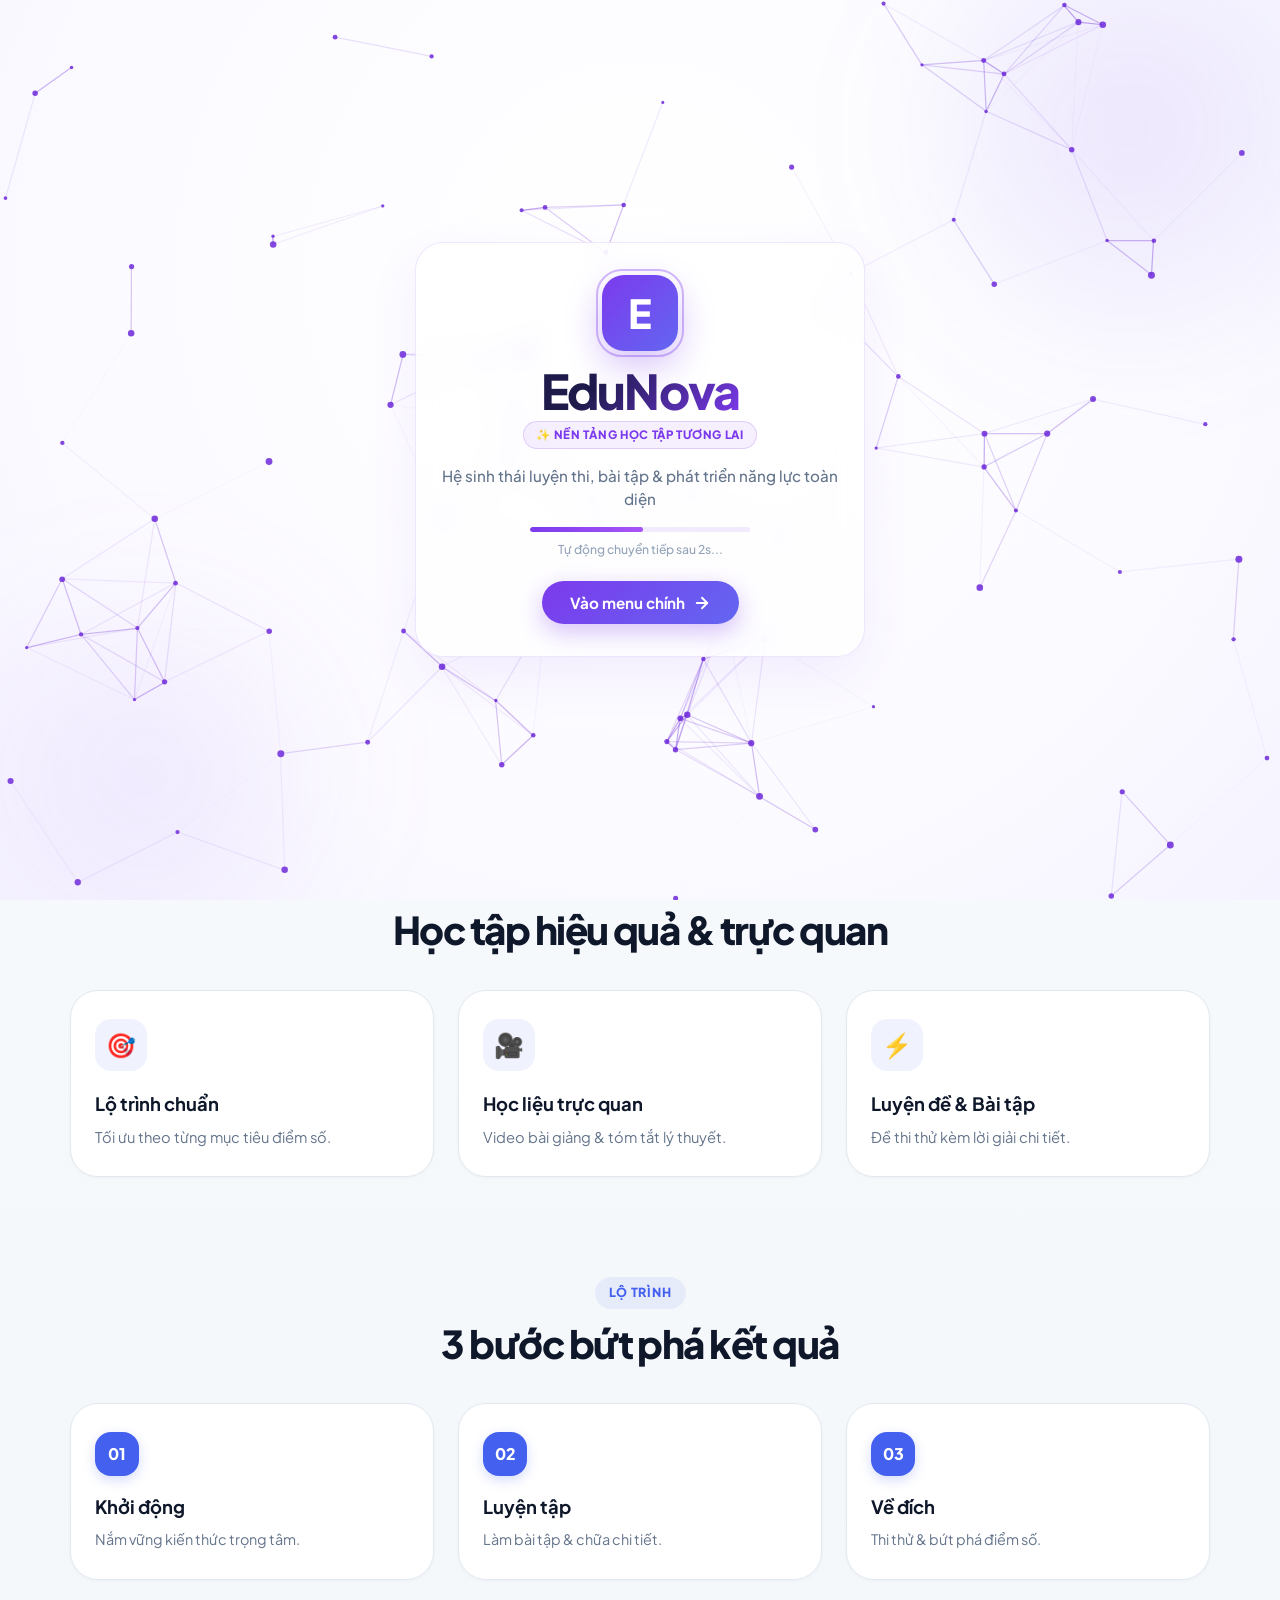
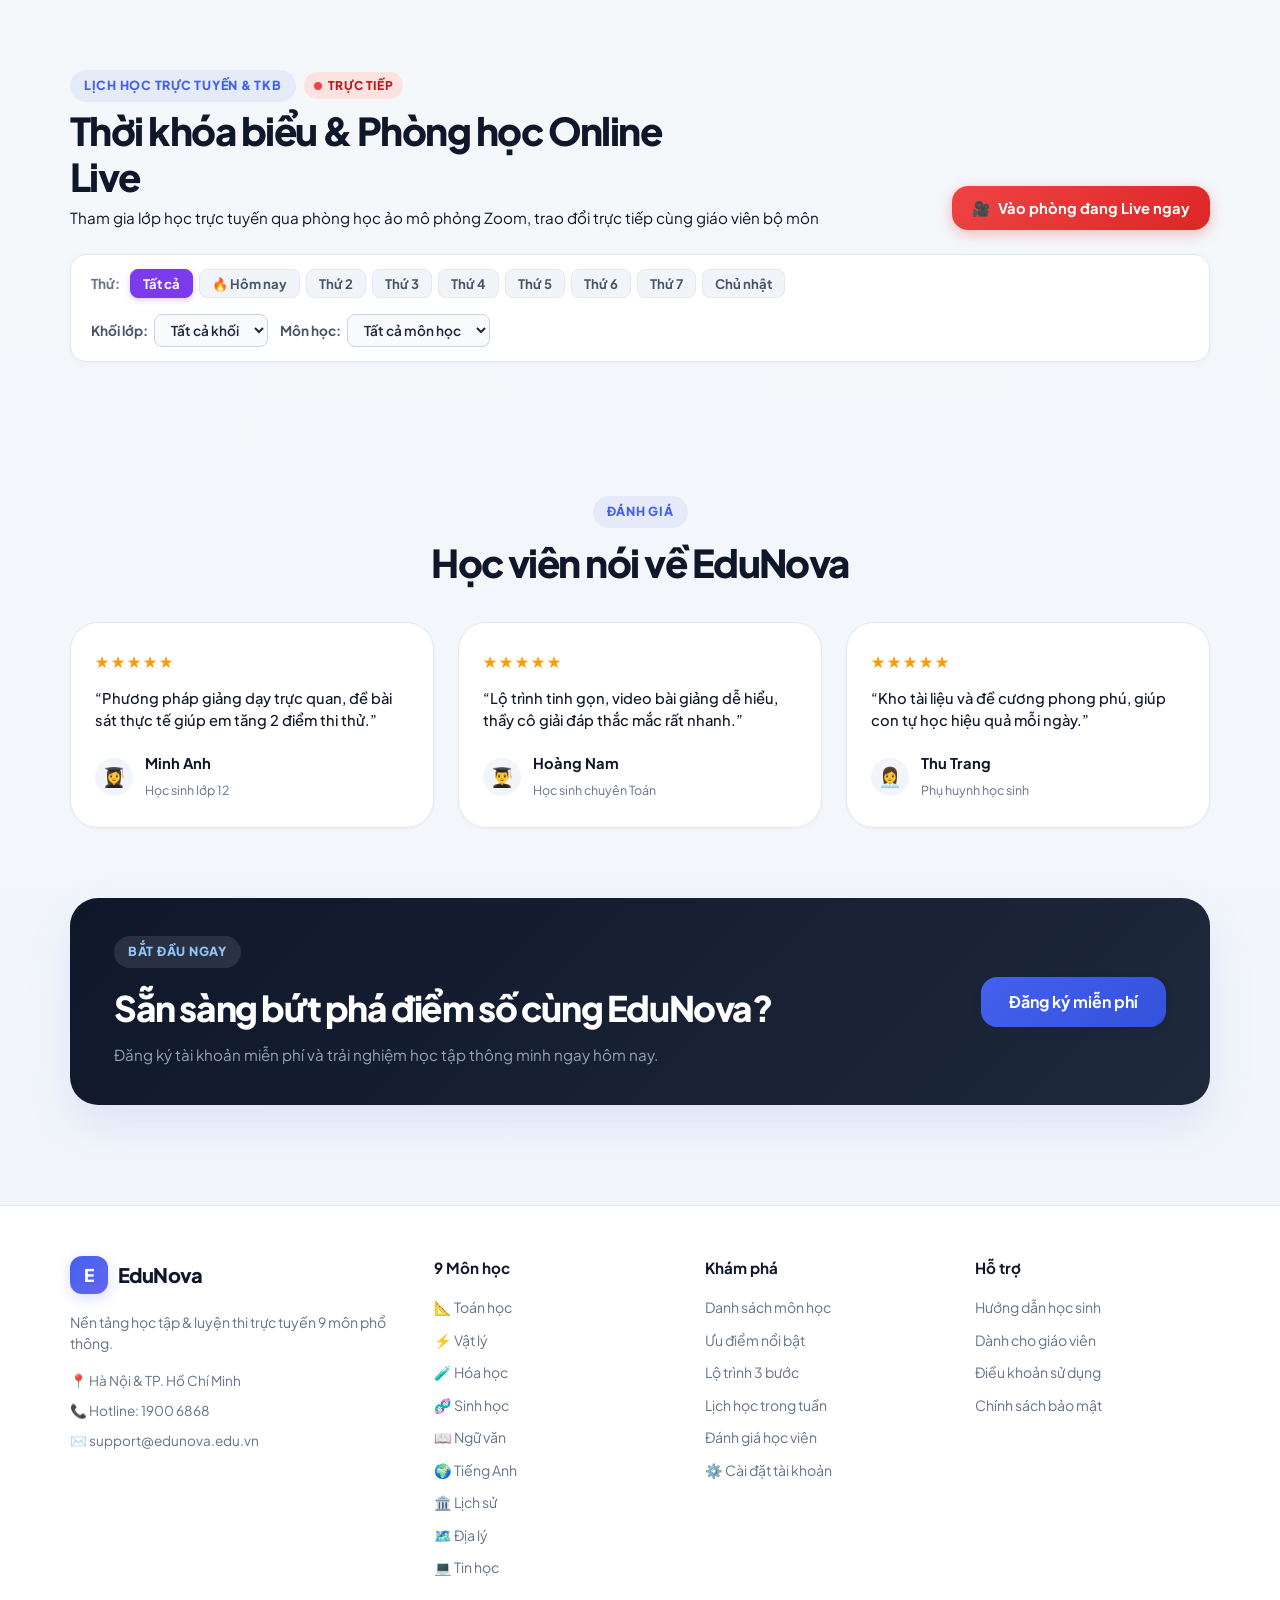
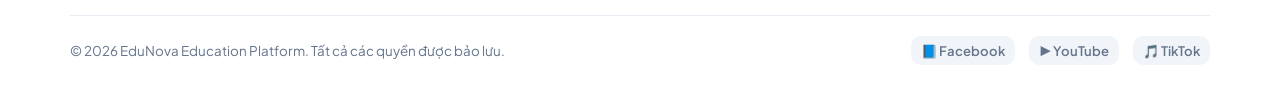
<file: index.html>
<!DOCTYPE html>
<html lang="vi">
  <head>
    <meta charset="UTF-8" />
    <meta name="viewport" content="width=device-width, initial-scale=1.0" />
    <title>EduNova | Nền tảng học tập thông minh</title>
    <meta
      name="description"
      content="Trang web học tập với khóa học trực tuyến, lộ trình cá nhân hóa và nội dung thực tế."
    />
    <link rel="preconnect" href="https://fonts.googleapis.com" />
    <link rel="preconnect" href="https://fonts.gstatic.com" crossorigin />
    <link
      href="https://fonts.googleapis.com/css2?family=Plus+Jakarta+Sans:wght@400;500;600;700;800&family=Inter:wght@400;500;600;700&display=swap"
      rel="stylesheet"
    />
    <link rel="stylesheet" href="styles.css" />
    <link rel="stylesheet" href="account-styles.css" />
  </head>
  <body>
    <!-- Intro / Splash Screen (White & Violet/Purple Theme with Interactive Particle Grid) -->
    <div id="splashScreen" class="splash-screen" aria-label="Màn hình khởi động EduNova">
      <!-- Interactive Particle Grid Canvas -->
      <canvas id="splashParticleCanvas" class="splash-particle-canvas"></canvas>
      
      <!-- Ambient Glow Spheres (White dominant, purple accents) -->
      <div class="splash-glow-sphere top-right"></div>
      <div class="splash-glow-sphere bottom-left"></div>

      <div class="splash-content">
        <div class="splash-logo-box">
          <span class="splash-brand-mark">E</span>
          <div class="splash-logo-pulse"></div>
        </div>
        
        <div class="splash-title-wrap">
          <h1 class="splash-title">EduNova</h1>
          <div class="splash-badge">✨ NỀN TẢNG HỌC TẬP TƯƠNG LAI</div>
        </div>
        
        <p class="splash-subtitle">Hệ sinh thái luyện thi, bài tập & phát triển năng lực toàn diện</p>

        <!-- Loading Progress -->
        <div class="splash-loading-wrap">
          <div class="splash-loading-bar">
            <div class="splash-loading-progress" id="splashProgressBar"></div>
          </div>
          <span class="splash-skip-hint" id="splashTimerHint">Tự động chuyển tiếp sau 3s...</span>
        </div>

        <!-- Button to go directly to main menu -->
        <button type="button" class="splash-enter-btn" id="btnEnterMainMenu" aria-label="Chuyển đến trang chính">
          <span>Vào menu chính</span>
          <svg class="splash-enter-icon" width="18" height="18" viewBox="0 0 24 24" fill="none" stroke="currentColor" stroke-width="2.5" stroke-linecap="round" stroke-linejoin="round">
            <line x1="5" y1="12" x2="19" y2="12"></line>
            <polyline points="12 5 19 12 12 19"></polyline>
          </svg>
        </button>
      </div>
    </div>

    <!-- Main Menu Interactive Particle Grid Canvas (Persistent Background) -->
    <canvas id="mainMenuParticleCanvas" class="main-menu-particle-canvas"></canvas>

    <!-- Global Toast Notification -->
    <div id="globalToast" class="global-toast hidden" role="status" aria-live="polite"></div>

    <header class="site-header">
      <div class="container nav">
        <div class="brand">
          <span class="brand-mark">E</span>
          <span>EduNova</span>
        </div>
        <nav class="main-nav" aria-label="Điều hướng chính">
          <a href="#courses">Môn học</a>
          <a href="#about">Ưu điểm</a>
          <a href="#roadmap">Lộ trình</a>
          <a href="#schedule" id="navLiveClassLink" class="nav-live-pill"><span class="live-dot-pulse"></span>🎥 Lớp học Online</a>
          <a href="#teacherDashboard" id="navTeacherLink" style="display: none;">Quản lý Dạy học</a>
          <a href="#studentDashboard" id="navStudentLink" style="display: none;">Góc học tập</a>
          <a href="#parentDashboard" id="navParentLink" style="display: none;">Sổ liên lạc Phụ huynh</a>
          <a href="#schoolDashboard" id="navSchoolLink" style="display: none;">Cổng Nhà trường</a>
          <a href="#reviews">Đánh giá</a>
        </nav>
        <div class="nav-actions" id="authActions">
          <a class="btn btn-ghost" href="#courses">Môn học</a>
          <button class="btn btn-primary" type="button" data-open-signup id="signupBtn">Đăng ký</button>
          <button class="btn btn-secondary" type="button" data-open-login id="loginBtn">Đăng nhập</button>
          <div class="user-profile" style="display: none;" id="userProfile">
            <span id="userRoleBadge" class="role-badge"></span>
            <span id="userName" class="user-name">Người dùng</span>
            <button class="btn btn-ghost settings-btn" type="button" id="settingsBtn" title="Cài đặt tài khoản">⚙️ Cài đặt</button>
            <button class="btn btn-ghost logout-btn" type="button" id="logoutBtn">Đăng xuất</button>
          </div>
        </div>
      </div>
    </header>

    <main>
      <!-- Hero Section -->
      <section class="hero">
        <div class="container hero-grid">
          <div class="hero-copy">
            <span class="eyebrow">EduNova 4.0</span>
            <h1>Học thông minh. Bứt phá điểm số.</h1>
            <p>
              Nền tảng học tập & luyện thi trực tuyến 9 môn phổ thông chuẩn hóa.
            </p>
            <div class="hero-actions">
              <button class="btn btn-primary" type="button" data-open-signup>Bắt đầu ngay</button>
              <a class="btn btn-secondary" href="#courses">Xem 9 môn học</a>
            </div>
            <ul class="hero-stats" aria-label="Thống kê nền tảng">
              <li><strong>15k+</strong><span>Học viên</span></li>
              <li><strong>9 Môn</strong><span>Trọng tâm</span></li>
              <li><strong>100%</strong><span>Online</span></li>
            </ul>
          </div>

          <div class="hero-card-wrap">
            <div class="hero-card">
              <div class="card-top">
                <span class="tag">Nổi bật</span>
                <span class="dot"></span>
              </div>
              <div class="course-preview">
                <div class="preview-illustration">
                  <div class="ring large"></div>
                  <div class="ring medium"></div>
                  <div class="ring small"></div>
                </div>
                <div class="progress-panel">
                  <p>Tiến độ</p>
                  <strong id="heroProgressValue">72%</strong>
                  <div class="progress-bar">
                    <span></span>
                  </div>
                </div>
              </div>
              <div class="lesson-info">
                <div>
                  <span class="mini-label">Bài học tiếp theo</span>
                  <h3 id="heroNextCourse">Toán học & Luyện thi THPT</h3>
                </div>
                <button class="join-btn" type="button">Vào học</button>
              </div>
            </div>
          </div>
        </div>
      </section>

      <!-- Courses Section (Brought Up Directly After Hero) -->
      <section id="courses" class="courses">
        <div class="container section-heading inline">
          <div>
            <span class="eyebrow">Môn học</span>
            <h2>9 Môn học trọng tâm</h2>
          </div>
          <div class="filter-tabs" aria-label="Phân loại môn học">
            <button class="tab active" data-filter="all">Tất cả (9 môn)</button>
            <button class="tab" data-filter="natural">Tự nhiên</button>
            <button class="tab" data-filter="social">Xã hội</button>
            <button class="tab" data-filter="tech_lang">Ngoại ngữ & Tin</button>
          </div>
        </div>

        <div class="container course-grid" id="courseGrid">
          <!-- Dynamic courses rendered by JavaScript -->
        </div>
      </section>

      <!-- Features / Highlights Section -->
      <section id="about" class="features">
        <div class="container section-heading">
          <span class="eyebrow">Ưu điểm</span>
          <h2>Học tập hiệu quả & trực quan</h2>
        </div>
        <div class="container feature-grid">
          <article class="feature-card">
            <div class="icon-box">🎯</div>
            <h3>Lộ trình chuẩn</h3>
            <p>Tối ưu theo từng mục tiêu điểm số.</p>
          </article>
          <article class="feature-card">
            <div class="icon-box">🎥</div>
            <h3>Học liệu trực quan</h3>
            <p>Video bài giảng & tóm tắt lý thuyết.</p>
          </article>
          <article class="feature-card">
            <div class="icon-box">⚡</div>
            <h3>Luyện đề & Bài tập</h3>
            <p>Đề thi thử kèm lời giải chi tiết.</p>
          </article>
        </div>
      </section>

      <!-- Roadmap Section -->
      <section id="roadmap" class="roadmap">
        <div class="container section-heading">
          <span class="eyebrow">Lộ trình</span>
          <h2>3 bước bứt phá kết quả</h2>
        </div>
        <div class="container roadmap-grid">
          <div class="roadmap-step">
            <span class="step-number">01</span>
            <h3>Khởi động</h3>
            <p>Nắm vững kiến thức trọng tâm.</p>
          </div>
          <div class="roadmap-step">
            <span class="step-number">02</span>
            <h3>Luyện tập</h3>
            <p>Làm bài tập & chữa chi tiết.</p>
          </div>
          <div class="roadmap-step">
            <span class="step-number">03</span>
            <h3>Về đích</h3>
            <p>Thi thử & bứt phá điểm số.</p>
          </div>
        </div>
      </section>

      <!-- Schedule & Live Classroom Section -->
      <section id="schedule" class="schedule live-schedule-section">
        <div class="container section-heading inline" style="margin-bottom: 24px;">
          <div>
            <div style="display: inline-flex; align-items: center; gap: 8px; margin-bottom: 6px;">
              <span class="eyebrow" style="margin: 0;">Lịch học trực tuyến & TKB</span>
              <span class="live-status-pill">
                <span class="live-dot-pulse"></span> TRỰC TIẾP
              </span>
            </div>
            <h2>Thời khóa biểu & Phòng học Online Live</h2>
            <p style="color: var(--muted); margin: 6px 0 0 0; font-size: 0.95rem;">
              Tham gia lớp học trực tuyến qua phòng học ảo mô phỏng Zoom, trao đổi trực tiếp cùng giáo viên bộ môn
            </p>
          </div>
          <div class="schedule-actions-bar">
            <button class="btn btn-secondary" type="button" id="openCreateLiveSessionBtn" style="display: none;">
              <span>➕</span> Lên lịch học online
            </button>
            <button class="btn btn-warning" type="button" id="btnQuickJoinLive" style="background: linear-gradient(135deg, #ef4444, #dc2626); color: white; border: none; font-weight: 700; box-shadow: 0 4px 14px rgba(239, 68, 68, 0.35);">
              <span>🎥</span> Vào phòng đang Live ngay
            </button>
          </div>
        </div>

        <!-- Schedule Filter Controls -->
        <div class="container schedule-filter-wrap">
          <div class="schedule-filter-group days-group">
            <span class="filter-label">Thứ:</span>
            <div class="filter-pills" id="scheduleDayFilters">
              <button type="button" class="sched-pill active" data-day="all">Tất cả</button>
              <button type="button" class="sched-pill" data-day="today">🔥 Hôm nay</button>
              <button type="button" class="sched-pill" data-day="Thứ 2">Thứ 2</button>
              <button type="button" class="sched-pill" data-day="Thứ 3">Thứ 3</button>
              <button type="button" class="sched-pill" data-day="Thứ 4">Thứ 4</button>
              <button type="button" class="sched-pill" data-day="Thứ 5">Thứ 5</button>
              <button type="button" class="sched-pill" data-day="Thứ 6">Thứ 6</button>
              <button type="button" class="sched-pill" data-day="Thứ 7">Thứ 7</button>
              <button type="button" class="sched-pill" data-day="Chủ nhật">Chủ nhật</button>
            </div>
          </div>

          <div class="schedule-filter-dropdowns">
            <div class="filter-select-wrap">
              <label for="filterLiveGrade">Khối lớp:</label>
              <select id="filterLiveGrade" class="filter-select">
                <option value="all">Tất cả khối</option>
                <option value="12">Khối 12</option>
                <option value="11">Khối 11</option>
                <option value="10">Khối 10</option>
              </select>
            </div>

            <div class="filter-select-wrap">
              <label for="filterLiveSubject">Môn học:</label>
              <select id="filterLiveSubject" class="filter-select">
                <option value="all">Tất cả môn học</option>
                <option value="Toán">Toán</option>
                <option value="Ngữ văn">Ngữ văn</option>
                <option value="Vật lí">Vật lí</option>
                <option value="Hóa học">Hóa học</option>
                <option value="Tiếng Anh">Tiếng Anh</option>
                <option value="Sinh học">Sinh học</option>
                <option value="Lịch sử">Lịch sử</option>
              </select>
            </div>
          </div>
        </div>

        <!-- Live Sessions Grid Cards -->
        <div class="container live-sessions-grid" id="liveSessionsGrid">
          <!-- Populated dynamically by JS -->
        </div>

        <!-- Hidden backward-compatibility elements -->
        <div style="display: none;">
          <h3 id="scheduleCourseTitle"></h3>
          <ul id="scheduleSummary"></ul>
          <div id="scheduleTimetable"></div>
        </div>
      </section>

      <!-- Teacher Dashboard Section -->
      <section id="teacherDashboard" class="teacher-dashboard-section" style="display: none;">
        <div class="container section-heading inline">
          <div>
            <span class="eyebrow">Khu vực Giảng viên</span>
            <h2>Bảng điều khiển & Quản lý dạy học</h2>
          </div>
          <div class="teacher-actions">
            <button class="btn btn-warning" type="button" id="openGradeExamsBtn" style="background: linear-gradient(135deg, #f59e0b, #d97706); color: white; border: none; box-shadow: 0 4px 12px rgba(245, 158, 11, 0.3); font-weight: 700;">
              <span>✍️</span> Chấm bài thi <span class="badge-pending" id="teacherPendingBadge" style="background: #ffffff; color: #d97706; padding: 2px 8px; border-radius: 999px; font-size: 0.75rem; margin-left: 4px; font-weight: 800;">0</span>
            </button>
            <button class="btn btn-primary" type="button" id="openCreateQuizBtn">
              <span>⚡</span> Tạo đề trắc nghiệm
            </button>
            <button class="btn btn-secondary" type="button" id="openCreateMaterialBtn">
              <span>📚</span> Đăng bài giảng / Lý thuyết
            </button>
            <button class="btn btn-secondary" type="button" id="openCreateAssignmentBtn">
              <span>📝</span> Giao bài tập
            </button>
            <button class="btn btn-ghost" type="button" id="openCreateCourseBtn">
              <span>➕</span> Tạo môn học
            </button>
          </div>
        </div>

        <!-- Metric overview -->
        <div class="container teacher-stats-grid">
          <div class="stat-card">
            <div class="stat-icon">🎓</div>
            <div class="stat-info">
              <strong id="teacherCoursesCount">0</strong>
              <span>Môn học phụ trách</span>
            </div>
          </div>
          <div class="stat-card">
            <div class="stat-icon">⚡</div>
            <div class="stat-info">
              <strong id="teacherQuizzesCount">0</strong>
              <span>Đề thi trắc nghiệm</span>
            </div>
          </div>
          <div class="stat-card">
            <div class="stat-icon">📚</div>
            <div class="stat-info">
              <strong id="teacherMaterialsCount">0</strong>
              <span>Tài liệu & Video</span>
            </div>
          </div>
          <div class="stat-card">
            <div class="stat-icon">📥</div>
            <div class="stat-info">
              <strong id="teacherSubmissionsCount">0</strong>
              <span>Lượt nộp của học sinh</span>
            </div>
          </div>
        </div>

        <div class="container teacher-grid-layout">
          <!-- Exam Grading & Evaluation Management Panel (Full Width) -->
          <div class="teacher-panel grading-panel-card" id="teacherGradingPanel" style="grid-column: 1 / -1; margin-bottom: 8px;">
            <div class="panel-header" style="display: flex; justify-content: space-between; align-items: center; flex-wrap: wrap; gap: 14px;">
              <div>
                <div style="display: flex; align-items: center; gap: 10px;">
                  <span style="font-size: 1.5rem;">✍️</span>
                  <h3 style="margin: 0; font-size: 1.25rem;">Sổ Chấm Bài Thi & Đánh Giá Học Sinh</h3>
                </div>
                <p style="margin: 4px 0 0 0; color: var(--muted); font-size: 0.9rem;">
                  Chấm điểm bài thi trắc nghiệm, tự luận, viết văn môn Ngữ văn và gửi lời nhận xét trực tiếp cho học sinh & phụ huynh
                </p>
              </div>
              <div class="grading-filter-tabs">
                <button type="button" class="btn-filter-grading active" data-grade-filter="all">Tất cả bài thi</button>
                <button type="button" class="btn-filter-grading" data-grade-filter="pending">⏳ Chờ chấm (<span id="filterPendingCount">0</span>)</button>
                <button type="button" class="btn-filter-grading" data-grade-filter="graded">✅ Đã chấm xong</button>
              </div>
            </div>
            <div class="grading-submissions-list" id="gradingSubmissionsList">
              <!-- Rendered dynamically by JS -->
            </div>
          </div>
          <!-- Quizzes Management Panel -->
          <div class="teacher-panel">
            <div class="panel-header">
              <div>
                <h3>Đề kiểm tra & Luyện tập trắc nghiệm</h3>
                <p>Quản lý các bài trắc nghiệm tính giờ trực tuyến</p>
              </div>
              <button class="btn btn-primary small-btn" type="button" id="quickCreateQuizBtn">+ Tạo đề</button>
            </div>
            <div class="quiz-list" id="teacherQuizList">
              <!-- Rendered by JS -->
            </div>
          </div>

          <!-- Materials Management Panel -->
          <div class="teacher-panel">
            <div class="panel-header">
              <div>
                <h3>Tài liệu lý thuyết & Video</h3>
                <p>Quản lý tài liệu học tập và video giảng dạy</p>
              </div>
              <button class="btn btn-secondary small-btn" type="button" id="quickCreateMaterialBtn">+ Đăng bài</button>
            </div>
            <div class="materials-list" id="teacherMaterialList">
              <!-- Rendered by JS -->
            </div>
          </div>

          <!-- Assignments Management Panel -->
          <div class="teacher-panel">
            <div class="panel-header">
              <div>
                <h3>Danh sách bài tập tự luận</h3>
                <p>Theo dõi hạn nộp và bài làm học sinh</p>
              </div>
              <button class="btn btn-secondary small-btn" type="button" id="quickAssignBtn">+ Giao bài</button>
            </div>
            <div class="assignment-list" id="teacherAssignmentList">
              <!-- Rendered by JS -->
            </div>
          </div>

          <!-- Courses Management Panel -->
          <div class="teacher-panel">
            <div class="panel-header">
              <div>
                <h3>Môn học giảng dạy</h3>
                <p>Quản lý các môn học trên hệ thống</p>
              </div>
              <button class="btn btn-ghost small-btn" type="button" id="quickCreateCourseBtn">+ Tạo môn</button>
            </div>
            <div class="teacher-course-list" id="teacherCourseList">
              <!-- Rendered by JS -->
            </div>
          </div>
        </div>
      </section>

      <!-- Parent Dashboard Section (Sổ liên lạc điện tử Phụ huynh) -->
      <section id="parentDashboard" class="parent-dashboard-section" style="display: none; padding: 40px 0; background: #fdfcfe;">
        <div class="container">
          <div class="student-profile-banner" style="background: linear-gradient(135deg, #eff6ff 0%, #dbeafe 100%); border-color: #bfdbfe;">
            <div class="student-profile-left">
              <div class="student-avatar-badge" style="background: #3b82f6; color: white;">👨‍👩‍👧</div>
              <div class="student-info-text">
                <div class="student-name-row">
                  <h2 id="parentGreetingName" style="color: #1e3a8a;">Phụ huynh: Bác Nguyễn Văn Nam</h2>
                  <span class="status-badge" style="background: #2563eb; color: white;">Sổ liên lạc kết nối</span>
                </div>
                <div class="student-meta-tags">
                  <span class="student-grade-pill" style="background: #dbeafe; color: #1e40af;">Con em: Nguyễn Minh Anh (Lớp 12A1)</span>
                  <span class="student-course-pill" style="background: #e0e7ff; color: #3730a3;">GVCN: Cô Mai (0912.345.678)</span>
                </div>
              </div>
            </div>
          </div>

          <!-- Parent Stats -->
          <div class="teacher-stats-grid" style="margin-top: 24px;">
            <div class="stat-card">
              <div class="stat-icon">📊</div>
              <div class="stat-info">
                <strong style="color: #2563eb;">9.2 / 10</strong>
                <span>Điểm trung bình các bài thi</span>
              </div>
            </div>
            <div class="stat-card">
              <div class="stat-icon">🏆</div>
              <div class="stat-info">
                <strong style="color: #059669;">Xuất sắc</strong>
                <span>Xếp loại học lực</span>
              </div>
            </div>
            <div class="stat-card">
              <div class="stat-icon">📝</div>
              <div class="stat-info">
                <strong>16 bài</strong>
                <span>Bài kiểm tra đã nộp</span>
              </div>
            </div>
            <div class="stat-card">
              <div class="stat-icon">⏰</div>
              <div class="stat-info">
                <strong style="color: #7c3aed;">98%</strong>
                <span>Tỷ lệ chuyên cần học tập</span>
              </div>
            </div>
          </div>

          <!-- Parent Details Layout -->
          <div class="teacher-grid-layout" style="margin-top: 28px;">
            <!-- Child Recent Grades & Exams -->
            <div class="teacher-panel">
              <div class="panel-header">
                <div>
                  <h3>Kết quả học tập & Bài thi của con</h3>
                  <p>Theo dõi điểm thi thử, trắc nghiệm và bài viết văn</p>
                </div>
                <span class="type-chip" style="background: #dbeafe; color: #1e40af;">Cập nhật tức thì</span>
              </div>
              <div class="quiz-list" id="parentChildGradesList">
                <div class="assignment-item">
                  <div class="assignment-top">
                    <h4 class="assignment-title">Đề thi khảo sát Ngữ văn: Đọc hiểu & Viết bài văn Nghị luận</h4>
                    <span class="type-chip" style="background: #dcfce7; color: #166534; font-weight: 800;">Điểm: 9.5</span>
                  </div>
                  <div class="assignment-meta">
                    <span class="badge-course">Ngữ văn</span>
                    <span>Hôm nay</span>
                    <span style="color: #059669;">• Nhận xét: Bài viết văn lập luận sắc bén, bố cục rõ ràng</span>
                  </div>
                </div>
                <div class="assignment-item">
                  <div class="assignment-top">
                    <h4 class="assignment-title">Kiểm tra 15 phút: Cực trị & Sự biến thiên Hàm số</h4>
                    <span class="type-chip" style="background: #dcfce7; color: #166534; font-weight: 800;">Điểm: 9.0</span>
                  </div>
                  <div class="assignment-meta">
                    <span class="badge-course">Toán học</span>
                    <span>15/09/2026</span>
                    <span style="color: #059669;">• Nhận xét: Nắm vững phương pháp giải nhanh đạo hàm</span>
                  </div>
                </div>
                <div class="assignment-item">
                  <div class="assignment-top">
                    <h4 class="assignment-title">Luyện tập: Dao động điều hòa & Con lắc lò xo</h4>
                    <span class="type-chip" style="background: #dcfce7; color: #166534; font-weight: 800;">Điểm: 9.0</span>
                  </div>
                  <div class="assignment-meta">
                    <span class="badge-course">Vật lý</span>
                    <span>12/09/2026</span>
                    <span style="color: #059669;">• Nhận xét: Hoàn thành bài tập đúng hạn</span>
                  </div>
                </div>
              </div>
            </div>

            <!-- Parent Communication with Teachers -->
            <div class="teacher-panel">
              <div class="panel-header">
                <div>
                  <h3>Trao đổi với Thầy Cô & Nhà trường</h3>
                  <p>Hòm thư tương tác trực tiếp với giáo viên chủ nhiệm</p>
                </div>
              </div>
              <div style="background: #ffffff; border: 1px solid #e2e8f0; border-radius: 12px; padding: 16px;">
                <div style="margin-bottom: 12px; padding-bottom: 12px; border-bottom: 1px solid #f1f5f9;">
                  <strong style="color: #1e293b; font-size: 0.92rem;">Lời nhắn từ Cô Mai (GVCN Lớp 12A1):</strong>
                  <p style="margin: 4px 0 0; font-size: 0.88rem; color: #475569; line-height: 1.5;">
                    "Chào bác Nam, tuần qua em Minh Anh học rất tập trung, đặc biệt bài viết văn nghị luận xã hội đạt 9.5 điểm cao nhất lớp. Gia đình tiếp tục động viên em giữ vững phong độ nhé!"
                  </p>
                </div>
                <form id="parentMessageForm" onsubmit="event.preventDefault(); alert('Cảm ơn bác! Tin nhắn đã được gửi trực tiếp tới cô giáo chủ nhiệm.'); document.getElementById('parentReplyInput').value = '';">
                  <label for="parentReplyInput" style="font-size: 0.85rem; font-weight: 700; color: #64748b; margin-bottom: 6px; display: block;">Gửi tin nhắn hoặc đơn xin phép cho con:</label>
                  <textarea id="parentReplyInput" rows="3" class="quiz-short-input" placeholder="Vd: Chào cô, gia đình xin phép cho cháu nghỉ sáng thứ 7 để đi khám sức khỏe..." required style="margin-bottom: 8px;"></textarea>
                  <button type="submit" class="btn btn-primary small-btn" style="width: 100%; justify-content: center;">✉️ Gửi phản hồi tới Giáo viên</button>
                </form>
              </div>
            </div>
          </div>
        </div>
      </section>

      <!-- School Dashboard Section (Cổng Quản trị Nhà trường) -->
      <section id="schoolDashboard" class="school-dashboard-section" style="display: none; padding: 40px 0; background: #faf5ff;">
        <div class="container">
          <div class="student-profile-banner" style="background: linear-gradient(135deg, #faf5ff 0%, #ede9fe 100%); border-color: #ddd6fe;">
            <div class="student-profile-left">
              <div class="student-avatar-badge" style="background: #7c3aed; color: white;">🏫</div>
              <div class="student-info-text">
                <div class="student-name-row">
                  <h2 id="schoolGreetingName" style="color: #4c1d95;">Trường THPT Chuyên EduNova</h2>
                  <span class="status-badge" style="background: #7c3aed; color: white;">Cổng Quản Trị Nhà Trường</span>
                </div>
                <div class="student-meta-tags">
                  <span class="student-grade-pill" style="background: #ede9fe; color: #6d28d9;">Ban Giám Hiệu & Quản Trị Hệ Thống</span>
                  <span class="student-course-pill" style="background: #f3e8ff; color: #581c87;">Năm học 2026 - 2027</span>
                </div>
              </div>
            </div>
          </div>

          <!-- School Stats -->
          <div class="teacher-stats-grid" style="margin-top: 24px;">
            <div class="stat-card">
              <div class="stat-icon">👨‍🎓</div>
              <div class="stat-info">
                <strong style="color: #7c3aed;">1.280</strong>
                <span>Học sinh toàn trường</span>
              </div>
            </div>
            <div class="stat-card">
              <div class="stat-icon">👨‍🏫</div>
              <div class="stat-info">
                <strong style="color: #0284c7;">72</strong>
                <span>Cán bộ & Giáo viên</span>
              </div>
            </div>
            <div class="stat-card">
              <div class="stat-icon">📈</div>
              <div class="stat-info">
                <strong style="color: #059669;">8.52 / 10</strong>
                <span>Điểm thi khảo sát trung bình</span>
              </div>
            </div>
            <div class="stat-card">
              <div class="stat-icon">🎯</div>
              <div class="stat-info">
                <strong style="color: #dc2626;">99.2%</strong>
                <span>Tỷ lệ hoàn thành chương trình</span>
              </div>
            </div>
          </div>

          <!-- School Management Panels Layout -->
          <div class="teacher-grid-layout" style="margin-top: 28px;">
            <!-- Class Ranking & Statistics -->
            <div class="teacher-panel">
              <div class="panel-header">
                <div>
                  <h3>Thi đua & Kết quả các khối lớp</h3>
                  <p>Xếp hạng thành tích học tập các khối lớp năm học 2026-2027</p>
                </div>
                <span class="type-chip exam">Toàn trường</span>
              </div>
              <div class="quiz-list">
                <div class="assignment-item" style="display: flex; justify-content: space-between; align-items: center;">
                  <div>
                    <div class="assignment-top">
                      <h4 class="assignment-title">🥇 Lớp 12A1 (Chuyên Tự Nhiên & Ngữ Văn)</h4>
                      <span class="badge-course">42 học sinh</span>
                    </div>
                    <div class="assignment-meta">
                      <span>GVCN: Cô Mai</span>
                      <span style="color: #059669; font-weight: 700;">• ĐTB: 9.35</span>
                      <span>• Tỷ lệ đạt điểm 9-10: 88%</span>
                    </div>
                  </div>
                  <span class="badge-deadline active" style="background: #ecfdf5; color: #059669; border-color: #a7f3d0;">Dẫn đầu</span>
                </div>

                <div class="assignment-item" style="display: flex; justify-content: space-between; align-items: center;">
                  <div>
                    <div class="assignment-top">
                      <h4 class="assignment-title">🥈 Lớp 12A2 (Chuyên Toán & Tin Học)</h4>
                      <span class="badge-course">40 học sinh</span>
                    </div>
                    <div class="assignment-meta">
                      <span>GVCN: Thầy Hùng</span>
                      <span style="color: #059669; font-weight: 700;">• ĐTB: 9.12</span>
                      <span>• Tỷ lệ đạt điểm 9-10: 82%</span>
                    </div>
                  </div>
                  <span class="badge-deadline active" style="background: #eff6ff; color: #2563eb; border-color: #bfdbfe;">Hạng nhì</span>
                </div>

                <div class="assignment-item" style="display: flex; justify-content: space-between; align-items: center;">
                  <div>
                    <div class="assignment-top">
                      <h4 class="assignment-title">🥉 Lớp 11A1 (Khối 11 Tiên Phong)</h4>
                      <span class="badge-course">45 học sinh</span>
                    </div>
                    <div class="assignment-meta">
                      <span>GVCN: Thầy Tuấn</span>
                      <span style="color: #059669; font-weight: 700;">• ĐTB: 8.85</span>
                      <span>• Tỷ lệ đạt điểm 9-10: 76%</span>
                    </div>
                  </div>
                  <span class="badge-deadline active" style="background: #fdf2f8; color: #db2777; border-color: #fbcfe8;">Hạng ba</span>
                </div>
              </div>
            </div>

            <!-- School Announcement Publishing -->
            <div class="teacher-panel">
              <div class="panel-header">
                <div>
                  <h3>Ban hành Thông báo Toàn trường</h3>
                  <p>Gửi thông báo tới toàn thể học sinh, phụ huynh và giáo viên</p>
                </div>
              </div>
              <div style="background: #ffffff; border: 1px solid #e2e8f0; border-radius: 12px; padding: 16px;">
                <form id="schoolAnnouncementForm" onsubmit="event.preventDefault(); alert('✓ Ban giám hiệu đã ban hành thông báo thành công tới toàn thể học sinh và phụ huynh!'); document.getElementById('schoolAnnounceTitle').value = ''; document.getElementById('schoolAnnounceContent').value = '';">
                  <div class="form-group" style="margin-bottom: 12px;">
                    <label for="schoolAnnounceTitle" style="font-size: 0.85rem; font-weight: 700; color: #475569;">Tiêu đề thông báo:</label>
                    <input id="schoolAnnounceTitle" class="quiz-short-input" type="text" placeholder="Vd: Lịch thi thử THPT Quốc gia lần 2 và Ngày hội Tư vấn Tuyển sinh" required />
                  </div>
                  <div class="form-group" style="margin-bottom: 12px;">
                    <label for="schoolAnnounceContent" style="font-size: 0.85rem; font-weight: 700; color: #475569;">Nội dung ban hành:</label>
                    <textarea id="schoolAnnounceContent" class="quiz-short-input" rows="3" placeholder="Nhập nội dung chi tiết thông báo..." required></textarea>
                  </div>
                  <button type="submit" class="btn btn-primary small-btn" style="width: 100%; justify-content: center;">📢 Ban hành thông báo chính thức</button>
                </form>
              </div>
            </div>
          </div>
        </div>
      </section>

      <!-- Student Dashboard Section -->
      <section id="studentDashboard" class="dashboard" style="display: none;">
        <div class="container">
          <!-- Student Profile & Grade Switcher Banner -->
          <div class="student-profile-banner">
            <div class="student-profile-left">
              <div class="student-avatar-badge" id="studentDashboardAvatar">👨‍🎓</div>
              <div class="student-info-text">
                <div class="student-name-row">
                  <h2 id="dashboardStudentName">Học sinh EduNova</h2>
                  <span class="status-badge">Đang học</span>
                </div>
                <div class="student-meta-tags">
                  <span class="student-grade-pill" id="studentGradePill">🎓 Lớp 12</span>
                  <span class="student-course-pill" id="studentCoursePill">📐 Toán học</span>
                </div>
              </div>
            </div>

            <!-- Grade Quick Selector -->
            <div class="student-grade-switcher">
              <label for="dashboardGradeSelect">Khối lớp:</label>
              <select id="dashboardGradeSelect" class="grade-select-dropdown">
                <option value="12">Lớp 12 (Luyện thi THPT)</option>
                <option value="11">Lớp 11</option>
                <option value="10">Lớp 10</option>
                <option value="9">Lớp 9 (Thi vào 10)</option>
                <option value="8">Lớp 8</option>
                <option value="7">Lớp 7</option>
                <option value="6">Lớp 6</option>
                <option value="5">Lớp 5</option>
                <option value="4">Lớp 4</option>
                <option value="3">Lớp 3</option>
                <option value="2">Lớp 2</option>
                <option value="1">Lớp 1</option>
              </select>
            </div>
          </div>

          <!-- Student Navigation Tabs -->
          <div class="student-nav-tabs">
            <button class="student-tab-btn active" data-target-tab="tabStudentQuizzes">
              ⚡ Bài kiểm tra
            </button>
            <button class="student-tab-btn" data-target-tab="tabStudentLeaderboard">
              🏆 Bảng xếp hạng
            </button>
            <button class="student-tab-btn" data-target-tab="tabStudentGradebook">
              📊 Bảng điểm
            </button>
            <button class="student-tab-btn" data-target-tab="tabStudentQnA">
              🔍 Tra cứu
            </button>
            <button class="student-tab-btn" data-target-tab="tabStudentMaterials">
              📚 Bài giảng
            </button>
            <button class="student-tab-btn" data-target-tab="tabStudentAssignments">
              📝 Bài tập
            </button>
          </div>

          <!-- Tab 1: Interactive Quizzes / Tests -->
          <div class="student-tab-panel active" id="tabStudentQuizzes">
            <div class="tab-panel-header">
              <div>
                <h3>Đề thi & Luyện tập</h3>
                <p>Chọn môn học và bắt đầu bài kiểm tra tính giờ trực tuyến</p>
              </div>
            </div>

            <!-- Quiz Subject Quick Filter Bar -->
            <div class="quiz-subject-filter-bar" id="quizSubjectFilterBar">
              <button type="button" class="quiz-filter-chip active" data-subject="all">⚡ Tất cả môn</button>
              <button type="button" class="quiz-filter-chip" data-subject="Toán">📐 Toán</button>
              <button type="button" class="quiz-filter-chip" data-subject="Vật lý">⚡ Vật lý</button>
              <button type="button" class="quiz-filter-chip" data-subject="Hóa học">🧪 Hóa học</button>
              <button type="button" class="quiz-filter-chip" data-subject="Tiếng Anh">🌍 Tiếng Anh</button>
              <button type="button" class="quiz-filter-chip" data-subject="Tin học">💻 Tin học</button>
              <button type="button" class="quiz-filter-chip" data-subject="Sinh học">🧬 Sinh học</button>
            </div>

            <div class="quiz-grid" id="studentQuizList">
              <!-- Rendered by JS -->
            </div>
          </div>

          <!-- Tab Leaderboard: Bảng Xếp Hạng Thi Đua -->
          <div class="student-tab-panel" id="tabStudentLeaderboard" style="display: none;">
            <div class="tab-panel-header">
              <div>
                <h3>Bảng xếp hạng thi đua</h3>
                <p>Vinh danh học sinh có thành tích xuất sắc và chăm chỉ nhất EduNova</p>
              </div>
              <div class="leaderboard-scope-toggle">
                <button type="button" class="scope-btn active" id="btnLbScopeAll">Toàn trường</button>
                <button type="button" class="scope-btn" id="btnLbScopeGrade">Khối của bạn</button>
              </div>
            </div>

            <!-- Top 3 Podium (Bục vinh danh) -->
            <div class="leaderboard-podium" id="leaderboardPodium">
              <!-- Rendered by JS -->
            </div>

            <!-- User's current rank snippet -->
            <div class="leaderboard-user-rank-banner" id="leaderboardUserBanner">
              <!-- Rendered by JS -->
            </div>

            <!-- Leaderboard Table -->
            <div class="leaderboard-table-container" id="leaderboardTableContainer">
              <!-- Rendered by JS -->
            </div>
          </div>

          <!-- Tab 2: Gradebook & Submission History -->
          <div class="student-tab-panel" id="tabStudentGradebook" style="display: none;">
            <div class="tab-panel-header">
              <div>
                <h3>Bảng điểm</h3>
                <p>Lịch sử điểm số các bài kiểm tra đã làm</p>
              </div>
            </div>
            <div class="gradebook-container" id="studentGradebookContainer">
              <!-- Rendered by JS -->
            </div>
          </div>

          <!-- Tab 3: Question Bank Lookup (Tra cứu câu hỏi & Lời giải) -->
          <div class="student-tab-panel" id="tabStudentQnA" style="display: none;">
            <div class="tab-panel-header">
              <div>
                <h3>Tra cứu câu hỏi</h3>
                <p>Tìm kiếm công thức và phương pháp giải nhanh</p>
              </div>
            </div>

            <div class="qna-search-box">
              <div class="qna-search-inputs">
                <input type="text" id="qnaSearchKeyword" placeholder="Nhập từ khóa (Vd: hàm số, định luật Ohm, phương trình, câu điều kiện...)" />
                <select id="qnaSubjectFilter">
                  <option value="all">Tất cả môn học</option>
                  <option value="Toán học">Toán học</option>
                  <option value="Vật lý">Vật lý</option>
                  <option value="Hóa học">Hóa học</option>
                  <option value="Sinh học">Sinh học</option>
                  <option value="Ngữ văn">Ngữ văn</option>
                  <option value="Tiếng Anh">Tiếng Anh</option>
                  <option value="Lịch sử">Lịch sử</option>
                  <option value="Địa lý">Địa lý</option>
                  <option value="Tin học">Tin học</option>
                </select>
                <button type="button" class="btn btn-primary" id="btnSearchQnA">🔍 Tìm kiếm</button>
              </div>
            </div>

            <div class="qna-results-list" id="qnaResultsList">
              <!-- Rendered by JS -->
            </div>
          </div>

          <!-- Tab 4: Materials & Theory Videos -->
          <div class="student-tab-panel" id="tabStudentMaterials" style="display: none;">
            <div class="tab-panel-header">
              <div>
                <h3>Bài giảng & Lý thuyết</h3>
                <p>Tài liệu tóm tắt kiến thức trọng tâm</p>
              </div>
            </div>
            <div class="student-materials-box" id="studentMaterialList">
              <!-- Populated by JS -->
            </div>
          </div>

          <!-- Tab 5: Homework Assignments -->
          <div class="student-tab-panel" id="tabStudentAssignments" style="display: none;">
            <div class="tab-panel-header">
              <div>
                <h3>Bài tập về nhà</h3>
                <p>Danh sách bài tập và nộp bài làm</p>
              </div>
            </div>
            <div class="student-assignment-box" id="studentAssignmentList">
              <!-- Populated by JS -->
            </div>
          </div>
        </div>
      </section>

      <section id="reviews" class="reviews">
        <div class="container section-heading">
          <span class="eyebrow">Đánh giá</span>
          <h2>Học viên nói về EduNova</h2>
        </div>
        <div class="container review-grid">
          <article class="review-card">
            <div class="review-stars">★★★★★</div>
            <p>“Phương pháp giảng dạy trực quan, đề bài sát thực tế giúp em tăng 2 điểm thi thử.”</p>
            <div class="review-author">
              <div class="author-avatar">👩‍🎓</div>
              <div>
                <strong>Minh Anh</strong>
                <span>Học sinh lớp 12</span>
              </div>
            </div>
          </article>
          <article class="review-card">
            <div class="review-stars">★★★★★</div>
            <p>“Lộ trình tinh gọn, video bài giảng dễ hiểu, thầy cô giải đáp thắc mắc rất nhanh.”</p>
            <div class="review-author">
              <div class="author-avatar">👨‍🎓</div>
              <div>
                <strong>Hoàng Nam</strong>
                <span>Học sinh chuyên Toán</span>
              </div>
            </div>
          </article>
          <article class="review-card">
            <div class="review-stars">★★★★★</div>
            <p>“Kho tài liệu và đề cương phong phú, giúp con tự học hiệu quả mỗi ngày.”</p>
            <div class="review-author">
              <div class="author-avatar">👩‍💼</div>
              <div>
                <strong>Thu Trang</strong>
                <span>Phụ huynh học sinh</span>
              </div>
            </div>
          </article>
        </div>
      </section>

      <section id="contact" class="cta">
        <div class="container cta-box">
          <div class="cta-content">
            <span class="eyebrow">Bắt đầu ngay</span>
            <h2>Sẵn sàng bứt phá điểm số cùng EduNova?</h2>
            <p>Đăng ký tài khoản miễn phí và trải nghiệm học tập thông minh ngay hôm nay.</p>
          </div>
          <button class="btn btn-primary cta-btn" type="button" data-open-signup>Đăng ký miễn phí</button>
        </div>
      </section>
    </main>

    <!-- Sign Up Modal -->
    <div class="modal-overlay hidden" id="signupModal" aria-hidden="true">
      <div class="modal-dialog auth-dialog" role="dialog" aria-modal="true" aria-labelledby="signupTitle">
        <div class="auth-dialog-top-actions">
          <button class="btn-return-menu" type="button" data-return-menu aria-label="Quay lại menu chính">← Về menu chính</button>
          <button class="modal-close" type="button" aria-label="Đóng form đăng ký" data-close-signup>×</button>
        </div>
        
        <!-- Auth Switch Tabs -->
        <div class="auth-mode-tabs">
          <button type="button" class="auth-mode-tab active" id="tabBtnToSignup">✍️ Đăng ký</button>
          <button type="button" class="auth-mode-tab" id="tabBtnToLogin">🔑 Đăng nhập</button>
        </div>

        <div class="modal-header auth-modal-header">
          <h3 id="signupTitle">Tạo tài khoản EduNova</h3>
          <p class="auth-subtitle">Bắt đầu hành trình học tập và luyện thi thông minh</p>
        </div>

        <form id="signupForm" class="signup-form auth-form">
          <div class="form-group">
            <label for="fullName">Họ và tên</label>
            <input id="fullName" name="fullName" type="text" placeholder="Nguyễn Văn A" required />
          </div>

          <div class="form-group">
            <label for="email">Email</label>
            <input id="email" name="email" type="email" placeholder="example@gmail.com" required />
          </div>

          <div class="form-group account-type">
            <label>Vai trò tài khoản</label>
            <div class="radio-group auth-radio-group" style="display: grid; grid-template-columns: 1fr 1fr; gap: 8px;">
              <label class="radio-label">
                <input type="radio" name="accountType" value="student" required checked />
                <span>👨‍🎓 Học sinh</span>
              </label>
              <label class="radio-label">
                <input type="radio" name="accountType" value="teacher" required />
                <span>👨‍🏫 Giáo viên</span>
              </label>
              <label class="radio-label">
                <input type="radio" name="accountType" value="parent" required />
                <span>👨‍👩‍👧 Phụ huynh</span>
              </label>
              <label class="radio-label">
                <input type="radio" name="accountType" value="school" required />
                <span>🏫 Nhà trường</span>
              </label>
            </div>
          </div>

          <!-- Dành riêng cho Học sinh -->
          <div class="form-group" id="signupGradeGroup">
            <label for="signupGrade">Khối lớp</label>
            <select id="signupGrade" name="grade">
              <option value="12" selected>🎓 Lớp 12 (Luyện thi THPT)</option>
              <option value="11">📘 Lớp 11</option>
              <option value="10">📗 Lớp 10</option>
              <option value="9">📙 Lớp 9 (Thi vào 10)</option>
              <option value="8">📖 Lớp 8</option>
              <option value="7">📖 Lớp 7</option>
              <option value="6">📖 Lớp 6</option>
              <option value="5">🎒 Lớp 5</option>
              <option value="4">🎒 Lớp 4</option>
              <option value="3">🎒 Lớp 3</option>
              <option value="2">🎒 Lớp 2</option>
              <option value="1">🎒 Lớp 1</option>
            </select>
          </div>

          <div class="form-group" id="signupCourseGroup">
            <label for="course" id="signupCourseLabel">Môn học trọng tâm</label>
            <select id="course" name="course">
              <option value="Toán học">📐 Toán học</option>
              <option value="Vật lý">⚡ Vật lý</option>
              <option value="Hóa học">🧪 Hóa học</option>
              <option value="Sinh học">🧬 Sinh học</option>
              <option value="Ngữ văn">📖 Ngữ văn</option>
              <option value="Tiếng Anh">🌍 Tiếng Anh</option>
              <option value="Lịch sử">🏛️ Lịch sử</option>
              <option value="Địa lý">🗺️ Địa lý</option>
              <option value="Tin học">💻 Tin học</option>
            </select>
          </div>

          <!-- Dành riêng cho Phụ huynh -->
          <div class="form-group" id="signupParentGroup" style="display: none;">
            <label for="signupStudentName">Họ tên học sinh (Con em đang theo học)</label>
            <input id="signupStudentName" name="studentName" type="text" placeholder="Vd: Nguyễn Minh Anh - Lớp 12A1" />
          </div>

          <!-- Dành riêng cho Nhà trường -->
          <div class="form-group" id="signupSchoolGroup" style="display: none;">
            <label for="signupSchoolName">Tên trường học / Cơ sở đào tạo</label>
            <input id="signupSchoolName" name="schoolName" type="text" placeholder="Vd: Trường THPT Chuyên EduNova" />
          </div>

          <div class="form-group">
            <label for="password">Mật khẩu</label>
            <div class="password-input-group">
              <input id="password" name="password" type="password" placeholder="Tối thiểu 6 ký tự" minlength="6" required />
              <button type="button" class="toggle-password" data-target="password" title="Hiện/ẩn mật khẩu">👁</button>
            </div>
          </div>

          <div class="form-group">
            <label for="confirmPassword">Xác nhận mật khẩu</label>
            <div class="password-input-group">
              <input id="confirmPassword" name="confirmPassword" type="password" placeholder="Nhập lại mật khẩu" minlength="6" required />
              <button type="button" class="toggle-password" data-target="confirmPassword" title="Hiện/ẩn mật khẩu">👁</button>
            </div>
          </div>

          <button class="btn btn-primary submit-btn" type="submit">Đăng ký tài khoản</button>
          <p class="form-message" id="formMessage" aria-live="polite"></p>
        </form>
      </div>
    </div>

    <!-- Login Modal -->
    <div class="modal-overlay hidden" id="loginModal" aria-hidden="true">
      <div class="modal-dialog auth-dialog" role="dialog" aria-modal="true" aria-labelledby="loginTitle">
        <div class="auth-dialog-top-actions">
          <button class="btn-return-menu" type="button" data-return-menu aria-label="Quay lại menu chính">← Về menu chính</button>
          <button class="modal-close" type="button" aria-label="Đóng form" data-close-login>×</button>
        </div>
        
        <!-- Auth Switch Tabs -->
        <div class="auth-mode-tabs">
          <button type="button" class="auth-mode-tab active" id="tabBtnLoginActive">🔑 Đăng nhập</button>
          <button type="button" class="auth-mode-tab" id="tabBtnSignupSwitch">✍️ Đăng ký</button>
        </div>

        <div class="modal-header auth-modal-header">
          <h3 id="loginTitle">Đăng nhập tài khoản</h3>
          <p class="auth-subtitle">Nhập thông tin hoặc chọn tài khoản mẫu để trải nghiệm nhanh</p>
        </div>

        <!-- One-Click Quick Demo Login -->
        <div class="quick-demo-auth-box">
          <span class="quick-demo-label">⚡ Đăng nhập nhanh một chạm:</span>
          <div class="quick-demo-btns">
            <button type="button" class="btn-demo-quick" id="btnQuickLoginStudent">👨‍🎓 Học sinh (Minh Anh)</button>
            <button type="button" class="btn-demo-quick" id="btnQuickLoginTeacher">👨‍🏫 Thầy Tuấn (Giáo viên)</button>
            <button type="button" class="btn-demo-quick" id="btnQuickLoginParent">👨‍👩‍👧 Phụ huynh (Bác Nam)</button>
            <button type="button" class="btn-demo-quick" id="btnQuickLoginSchool">🏫 Nhà trường (THPT EduNova)</button>
          </div>
        </div>

        <div class="auth-divider">
          <span>hoặc dùng email cá nhân</span>
        </div>

        <form id="loginForm" class="signup-form auth-form">
          <div class="form-group">
            <label for="loginEmail">Email</label>
            <input id="loginEmail" name="loginEmail" type="email" placeholder="example@gmail.com" required />
          </div>

          <div class="form-group">
            <label for="loginPassword">Mật khẩu</label>
            <div class="password-input-group">
              <input id="loginPassword" name="loginPassword" type="password" placeholder="Nhập mật khẩu" required />
              <button type="button" class="toggle-password" data-target="loginPassword" title="Hiện/ẩn mật khẩu">👁</button>
            </div>
          </div>

          <button class="btn btn-primary submit-btn" type="submit">Đăng nhập ngay</button>
          <p class="form-message" id="loginFormMessage" aria-live="polite"></p>
        </form>
      </div>
    </div>

    <!-- Create Course Modal (Teacher) -->
    <div class="modal-overlay hidden" id="createCourseModal" aria-hidden="true">
      <div class="modal-dialog" role="dialog" aria-modal="true" aria-labelledby="createCourseTitle">
        <button class="modal-close" type="button" aria-label="Đóng form" data-close-create-course>×</button>
        <div class="modal-header">
          <span class="eyebrow">Giảng viên EduNova</span>
          <h3 id="createCourseTitle">Tạo khóa học mới</h3>
        </div>

        <form id="createCourseForm" class="signup-form">
          <div class="form-group">
            <label for="newCourseTitle">Tên khóa học</label>
            <input id="newCourseTitle" name="newCourseTitle" type="text" placeholder="Vd: Lập trình Python ứng dụng AI" required />
          </div>

          <div class="form-group">
            <label for="newCourseCategory">Phân loại môn học</label>
            <select id="newCourseCategory" name="newCourseCategory" required>
              <option value="natural">Khoa học Tự nhiên (Toán, Lý, Hóa, Sinh)</option>
              <option value="social">Khoa học Xã hội (Văn, Sử, Địa)</option>
              <option value="tech_lang">Ngoại ngữ & Tin học (Anh, Tin)</option>
            </select>
          </div>

          <div class="form-group">
            <label for="newCoursePrice">Học phí</label>
            <input id="newCoursePrice" name="newCoursePrice" type="text" placeholder="Vd: 1.500.000đ" required />
          </div>

          <div class="form-group">
            <label for="newCourseDesc">Mô tả ngắn khóa học</label>
            <textarea id="newCourseDesc" name="newCourseDesc" rows="3" placeholder="Mô tả nội dung trọng tâm và kết quả đạt được..." required></textarea>
          </div>

          <button class="btn btn-primary submit-btn" type="submit">Xuất bản khóa học</button>
          <p class="form-message" id="createCourseMessage" aria-live="polite"></p>
        </form>
      </div>
    </div>

    <!-- Create Assignment Modal (Teacher) -->
    <div class="modal-overlay hidden" id="createAssignmentModal" aria-hidden="true">
      <div class="modal-dialog" role="dialog" aria-modal="true" aria-labelledby="createAssignmentTitle">
        <button class="modal-close" type="button" aria-label="Đóng form" data-close-create-assignment>×</button>
        <div class="modal-header">
          <span class="eyebrow">Giao bài cho học viên</span>
          <h3 id="createAssignmentTitle">Tạo bài tập mới</h3>
        </div>

        <form id="createAssignmentForm" class="signup-form">
          <div class="form-group">
            <label for="assignmentTitle">Tiêu đề bài tập</label>
            <input id="assignmentTitle" name="assignmentTitle" type="text" placeholder="Vd: Thiết kế Wireframe Landing Page EduNova" required />
          </div>

          <div class="form-group">
            <label for="assignmentCourse">Khóa học áp dụng</label>
            <select id="assignmentCourse" name="assignmentCourse" required>
              <!-- Populated dynamically -->
            </select>
          </div>

          <div class="form-group">
            <label for="assignmentDeadline">Hạn nộp bài (Deadline)</label>
            <input id="assignmentDeadline" name="assignmentDeadline" type="date" required />
          </div>

          <div class="form-group">
            <label for="assignmentDesc">Yêu cầu & Hướng dẫn làm bài</label>
            <textarea id="assignmentDesc" name="assignmentDesc" rows="4" placeholder="Mô tả chi tiết yêu cầu bài làm, tiêu chí chấm điểm..." required></textarea>
          </div>

          <div class="form-group">
            <label for="assignmentLink">Link tài liệu / Đề bài mẫu (tuỳ chọn)</label>
            <input id="assignmentLink" name="assignmentLink" type="url" placeholder="https://drive.google.com/..." />
          </div>

          <button class="btn btn-primary submit-btn" type="submit">Giao bài tập</button>
          <p class="form-message" id="createAssignmentMessage" aria-live="polite"></p>
        </form>
      </div>
    </div>

    <!-- Submit Assignment Modal (Student) -->
    <div class="modal-overlay hidden" id="submitAssignmentModal" aria-hidden="true">
      <div class="modal-dialog" role="dialog" aria-modal="true" aria-labelledby="submitAssignmentTitle">
        <button class="modal-close" type="button" aria-label="Đóng form" data-close-submit-assignment>×</button>
        <div class="modal-header">
          <span class="eyebrow">Nộp bài tập</span>
          <h3 id="submitAssignmentTitle">Nộp bài làm</h3>
          <p id="submitAssignmentCourseName" style="color: var(--muted); font-size: 0.9rem; margin-top: 4px;"></p>
        </div>

        <form id="submitAssignmentForm" class="signup-form">
          <input type="hidden" id="submitAssignmentId" name="assignmentId" />
          
          <div class="assignment-instruction-box" id="submitAssignmentInstruction">
            <!-- Instruction text -->
          </div>

          <div class="form-group">
            <label for="submissionUrl">Link bài làm (GitHub, Figma, Google Drive...)</label>
            <input id="submissionUrl" name="submissionUrl" type="url" placeholder="https://..." required />
          </div>

          <div class="form-group">
            <label for="submissionNote">Ghi chú cho giáo viên</label>
            <textarea id="submissionNote" name="submissionNote" rows="3" placeholder="Ghi chú thêm về phần bài làm của bạn..."></textarea>
          </div>

          <button class="btn btn-primary submit-btn" type="submit">Gửi bài làm</button>
          <p class="form-message" id="submitAssignmentMessage" aria-live="polite"></p>
        </form>
      </div>
    </div>

    <!-- View Submissions Modal (Teacher) -->
    <div class="modal-overlay hidden" id="viewSubmissionsModal" aria-hidden="true">
      <div class="modal-dialog modal-large" role="dialog" aria-modal="true" aria-labelledby="viewSubmissionsTitle">
        <button class="modal-close" type="button" aria-label="Đóng" data-close-view-submissions>×</button>
        <div class="modal-header">
          <span class="eyebrow">Danh sách bài nộp</span>
          <h3 id="viewSubmissionsTitle">Chi tiết bài nộp học viên</h3>
          <p id="viewSubmissionsSubTitle" style="color: var(--muted); font-size: 0.9rem; margin-top: 4px;"></p>
        </div>

        <div class="submissions-container" id="submissionsListContainer">
          <!-- Populated by JS -->
        </div>
      </div>
    </div>

    <!-- Grade Exam Modal (Teacher - Chấm bài thi) -->
    <div class="modal-overlay hidden" id="gradeExamModal" aria-hidden="true">
      <div class="modal-dialog modal-xlarge grade-modal-dialog" role="dialog" aria-modal="true" aria-labelledby="gradeExamTitle">
        <button class="modal-close" type="button" aria-label="Đóng" data-close-grade-exam>×</button>
        <div class="modal-header grade-modal-header">
          <div class="grade-header-top">
            <span class="eyebrow">Hệ thống Đánh giá & Chấm thi EduNova</span>
            <span class="grade-status-pill" id="modalGradeStatusPill">⏳ Chờ chấm điểm</span>
          </div>
          <h3 id="gradeExamTitle">Chấm bài thi học sinh</h3>
          <div class="grade-student-bar" id="gradeStudentBar">
            <!-- Populated by JS -->
          </div>
        </div>

        <div class="grade-modal-body">
          <!-- Left: Questions & Student Answers Inspection -->
          <div class="grade-exam-content">
            <div class="grade-section-title">
              <h4>📝 Chi tiết bài làm của học sinh</h4>
              <span id="gradeQuestionCountInfo" style="color: var(--muted); font-size: 0.85rem;"></span>
            </div>
            <div id="gradeExamQuestionsContainer" class="grade-questions-container">
              <!-- Rendered dynamically by JS -->
            </div>
          </div>

          <!-- Right: Evaluation, Scoring & Feedback Panel -->
          <div class="grade-evaluation-sidebar">
            <div class="grade-score-card">
              <div class="grade-score-header">
                <h4>📊 Điểm số bài thi</h4>
                <span class="grade-scale-badge">Thang 10</span>
              </div>
              <div class="grade-score-input-wrap">
                <input type="number" id="inputTeacherScore" min="0" max="10" step="0.1" value="8.5" class="grade-score-input" />
                <span class="grade-score-total-unit">/ 10</span>
              </div>
              <div class="grade-rank-tag-wrap">
                <span class="grade-rank-tag" id="gradeRankTag">Xếp loại: Giỏi</span>
                <span class="grade-auto-hint" id="gradeAutoHint">Hệ thống tính: 8.0/10</span>
              </div>
            </div>

            <div class="grade-feedback-card">
              <h4>💬 Lời nhận xét của Giáo viên</h4>
              <p class="grade-feedback-tip">Chọn nhanh nhận xét mẫu hoặc viết lời nhắn chi tiết gửi học sinh & phụ huynh:</p>
              <div class="quick-comments-list" id="quickCommentsList">
                <button type="button" class="quick-comment-tag" data-comment="👏 Bài viết sâu sắc, lập luận chặt chẽ, dẫn chứng xác đáng.">👏 Bài viết sâu sắc, chặt chẽ</button>
                <button type="button" class="quick-comment-tag" data-comment="💡 Văn phong truyền cảm, diễn đạt trôi chảy, bài làm chỉn chu.">💡 Văn phong truyền cảm</button>
                <button type="button" class="quick-comment-tag" data-comment="⚡ Nắm vững kiến thức trọng tâm, phương pháp làm bài tốt.">⚡ Nắm vững kiến thức</button>
                <button type="button" class="quick-comment-tag" data-comment="✍️ Cần chú ý phân tích sâu hơn ở phần thân bài và mở rộng liên hệ thực tế.">✍️ Cần mở rộng liên hệ</button>
                <button type="button" class="quick-comment-tag" data-comment="⚠️ Cần cẩn thận hơn ở các bước tính toán và đọc kỹ câu hỏi.">⚠️ Cẩn thận tính toán</button>
                <button type="button" class="quick-comment-tag" data-comment="🌟 Có nhiều tiến bộ vượt bậc, tiếp tục duy trì và phát huy nhé!">🌟 Tiến bộ vượt bậc</button>
              </div>
              <textarea id="teacherFeedbackText" class="teacher-feedback-textarea" rows="4" placeholder="Nhập lời nhận xét, góp ý của thầy/cô gửi đến học sinh và phụ huynh..."></textarea>
            </div>

            <div class="grade-modal-actions">
              <button type="button" class="btn btn-secondary" data-close-grade-exam>Đóng</button>
              <button type="button" class="btn btn-primary" id="btnSaveGrading">
                <span>💾</span> Lưu điểm & Gửi nhận xét
              </button>
            </div>
          </div>
        </div>
      </div>
    </div>

    <!-- Zoom Virtual Classroom Modal (Phòng học trực tuyến EduNova Live) -->
    <div class="modal-overlay hidden zoom-modal-overlay" id="liveClassroomModal" aria-hidden="true">
      <div class="zoom-classroom-window" role="dialog" aria-modal="true" aria-labelledby="zoomRoomTitle">
        <!-- Zoom Top Bar -->
        <header class="zoom-top-bar">
          <div class="zoom-top-left">
            <span class="zoom-live-badge"><span class="live-dot-pulse"></span> TRỰC TIẾP</span>
            <span class="zoom-subject-pill" id="zoomSubjectPill">Ngữ văn 12</span>
            <h3 class="zoom-room-title" id="zoomRoomTitle">Chuyên đề: Phân tích bài thơ Tây Tiến - Quang Dũng</h3>
          </div>
          <div class="zoom-top-center">
            <div class="zoom-meeting-meta">
              <span>Phòng: <strong id="zoomMeetingId">889-423-668</strong></span>
              <span>Pass: <strong id="zoomMeetingPass">123456</strong></span>
              <span class="zoom-timer-badge">⏱ <strong id="zoomTimer">00:45:18</strong></span>
            </div>
          </div>
          <div class="zoom-top-right">
            <div class="zoom-view-switch">
              <button type="button" class="zoom-view-btn active" id="btnViewSlide" title="Chế độ Màn hình bài giảng">🖥️ Bài giảng</button>
              <button type="button" class="zoom-view-btn" id="btnViewWhiteboard" title="Chế độ Bảng trắng viết phấn">🎨 Bảng phấn</button>
              <button type="button" class="zoom-view-btn" id="btnViewGallery" title="Chế độ Lưới Camera lớp học">👥 Lưới Video</button>
            </div>
            <button type="button" class="zoom-fullscreen-btn" id="btnToggleZoomFullscreen" title="Toàn màn hình">⛶</button>
            <button class="modal-close zoom-close-x" type="button" aria-label="Rời phòng" data-close-live-classroom>×</button>
          </div>
        </header>

        <!-- Zoom Main Content Layout -->
        <div class="zoom-main-layout">
          <!-- Center Stage Area -->
          <main class="zoom-stage-area">
            <!-- 1. Slide Presentation Stage View -->
            <div class="zoom-view-panel active" id="zoomSlideView">
              <div class="zoom-slide-container">
                <div class="zoom-slide-header">
                  <div class="slide-nav-left">
                    <span class="slide-badge" id="zoomSlideSubject">BÀI GIẢNG ĐIỆN TỬ</span>
                    <h4 class="slide-title" id="zoomSlideTitle">Phần 1: Giới thiệu tác giả Quang Dũng và Hoàn cảnh sáng tác</h4>
                  </div>
                  <div class="slide-nav-controls">
                    <button type="button" class="slide-ctrl-btn" id="btnPrevSlide" title="Trang trước">◀ Trang trước</button>
                    <span class="slide-page-num" id="slidePageNum">Trang 1 / 4</span>
                    <button type="button" class="slide-ctrl-btn" id="btnNextSlide" title="Trang sau">Trang sau ▶</button>
                  </div>
                </div>

                <div class="zoom-slide-body" id="zoomSlideBody">
                  <!-- Dynamic slide content with bullet points, quotes, diagrams -->
                </div>
              </div>
            </div>

            <!-- 2. Interactive Whiteboard (Chalkboard) Stage View -->
            <div class="zoom-view-panel" id="zoomWhiteboardView">
              <div class="zoom-whiteboard-container">
                <div class="whiteboard-toolbar">
                  <span class="chalk-board-title">🖍️ Bảng xanh giảng dạy trực tuyến</span>
                  <div class="chalk-colors">
                    <button type="button" class="color-dot active" data-color="#ffffff" style="background: #ffffff;" title="Phấn trắng"></button>
                    <button type="button" class="color-dot" data-color="#fef08a" style="background: #fef08a;" title="Phấn vàng"></button>
                    <button type="button" class="color-dot" data-color="#7dd3fc" style="background: #7dd3fc;" title="Phấn xanh dương"></button>
                    <button type="button" class="color-dot" data-color="#86efac" style="background: #86efac;" title="Phấn xanh lá"></button>
                    <button type="button" class="color-dot" data-color="#fca5a5" style="background: #fca5a5;" title="Phấn đỏ hồng"></button>
                  </div>
                  <div class="chalk-sizes">
                    <button type="button" class="size-btn active" data-size="3">Nét thanh</button>
                    <button type="button" class="size-btn" data-size="6">Nét vừa</button>
                    <button type="button" class="size-btn" data-size="12">Nét đậm</button>
                  </div>
                  <button type="button" class="btn-clear-board" id="btnClearWhiteboard">🧹 Lau bảng</button>
                </div>
                <div class="whiteboard-canvas-wrap">
                  <canvas id="zoomWhiteboardCanvas" width="920" height="520"></canvas>
                </div>
              </div>
            </div>

            <!-- 3. Gallery Video Grid View -->
            <div class="zoom-view-panel" id="zoomGalleryView">
              <div class="zoom-gallery-grid" id="zoomGalleryGrid">
                <!-- 6-8 video tiles -->
              </div>
            </div>

            <!-- Floating Video Strip (shown on Slide and Whiteboard modes) -->
            <aside class="zoom-floating-filmstrip" id="zoomFloatingFilmstrip">
              <!-- Teacher tile + key student tiles -->
            </aside>

            <!-- Screen Share Toast / Alert Overlay -->
            <div class="zoom-announcement-toast" id="zoomHandRaiseNotice" style="display: none;">
              ✋ <strong>Em Nguyễn Văn A</strong> đang giơ tay phát biểu!
            </div>
          </main>

          <!-- Right Sidebar (Collapsible: Participants / Chat) -->
          <aside class="zoom-sidebar" id="zoomSidebar">
            <div class="zoom-sidebar-tabs">
              <button type="button" class="zoom-tab-btn active" data-zoom-tab="participants" id="tabBtnParticipants">
                👥 Danh sách (<span id="zoomParticipantCount">36</span>)
              </button>
              <button type="button" class="zoom-tab-btn" data-zoom-tab="chat" id="tabBtnChat">
                💬 Trò chuyện (<span id="zoomChatBadge">4</span>)
              </button>
            </div>

            <!-- Tab 1: Participants List -->
            <div class="zoom-tab-content active" id="zoomTabParticipants">
              <div class="zoom-participants-actions">
                <input type="text" id="inputSearchParticipants" placeholder="Tìm tên học sinh..." class="zoom-search-input" />
                <button type="button" class="btn-mute-all" id="btnMuteAllParticipants">🔇 Tắt mic tất cả</button>
              </div>
              <div class="zoom-participants-list" id="zoomParticipantsList">
                <!-- Rendered by JS -->
              </div>
            </div>

            <!-- Tab 2: Live Chat -->
            <div class="zoom-tab-content" id="zoomTabChat">
              <div class="zoom-chat-messages" id="zoomChatMessages">
                <!-- Rendered by JS -->
              </div>
              <div class="zoom-chat-reactions">
                <button type="button" class="quick-react-btn" data-emoji="❤️">❤️</button>
                <button type="button" class="quick-react-btn" data-emoji="👏">👏</button>
                <button type="button" class="quick-react-btn" data-emoji="🙋‍♂️">🙋‍♂️</button>
                <button type="button" class="quick-react-btn" data-emoji="💡">💡</button>
                <button type="button" class="quick-react-btn" data-emoji="💯">💯</button>
              </div>
              <form id="zoomChatForm" class="zoom-chat-form">
                <input type="text" id="zoomChatInput" placeholder="Nhắn tin với cả lớp..." autocomplete="off" required />
                <button type="submit" class="btn-send-chat">Gửi</button>
              </form>
            </div>
          </aside>
        </div>

        <!-- Zoom Bottom Control Toolbar -->
        <footer class="zoom-bottom-bar">
          <div class="zoom-controls-left">
            <button type="button" class="zoom-ctrl-btn" id="zoomBtnMic">
              <span class="ctrl-icon" id="zoomMicIcon">🎙️</span>
              <span class="ctrl-label" id="zoomMicLabel">Tắt tiếng</span>
            </button>
            <button type="button" class="zoom-ctrl-btn" id="zoomBtnCam">
              <span class="ctrl-icon" id="zoomCamIcon">📹</span>
              <span class="ctrl-label" id="zoomCamLabel">Tắt Cam</span>
            </button>
          </div>

          <div class="zoom-controls-center">
            <button type="button" class="zoom-ctrl-btn active" id="zoomBtnShare">
              <span class="ctrl-icon">🖥️</span>
              <span class="ctrl-label">Chia sẻ bài giảng</span>
            </button>
            <button type="button" class="zoom-ctrl-btn" id="zoomBtnWhiteboard">
              <span class="ctrl-icon">🎨</span>
              <span class="ctrl-label">Bảng trắng</span>
            </button>
            <button type="button" class="zoom-ctrl-btn" id="zoomBtnParticipants">
              <span class="ctrl-icon">👥</span>
              <span class="ctrl-label">Người tham gia</span>
            </button>
            <button type="button" class="zoom-ctrl-btn" id="zoomBtnChat">
              <span class="ctrl-icon">💬</span>
              <span class="ctrl-label">Trò chuyện</span>
            </button>
            <button type="button" class="zoom-ctrl-btn" id="zoomBtnRaiseHand">
              <span class="ctrl-icon">✋</span>
              <span class="ctrl-label" id="zoomHandLabel">Giơ tay</span>
            </button>
            <button type="button" class="zoom-ctrl-btn" id="zoomBtnRecord">
              <span class="ctrl-icon recording-dot">🔴</span>
              <span class="ctrl-label">Ghi hình</span>
            </button>
          </div>

          <div class="zoom-controls-right">
            <button type="button" class="zoom-btn-leave" id="zoomBtnLeave">
              <span>🚪</span> Rời phòng học
            </button>
          </div>
        </footer>
      </div>
    </div>

    <!-- Modal Lên Lịch Giờ Học Online Mới (Giáo viên) -->
    <div class="modal-overlay hidden" id="createLiveSessionModal" aria-hidden="true">
      <div class="modal-dialog" role="dialog" aria-modal="true" aria-labelledby="createLiveSessionTitle">
        <button class="modal-close" type="button" aria-label="Đóng" data-close-create-live>×</button>
        <div class="modal-header">
          <span class="eyebrow">Giảng dạy Trực tuyến EduNova</span>
          <h3 id="createLiveSessionTitle">Lên lịch Buổi học Online Zoom</h3>
        </div>

        <form id="createLiveSessionForm" class="signup-form">
          <div class="form-group">
            <label for="liveSessionSubject">Môn học</label>
            <select id="liveSessionSubject" required>
              <option value="Toán">Toán</option>
              <option value="Ngữ văn">Ngữ văn</option>
              <option value="Vật lí">Vật lí</option>
              <option value="Hóa học">Hóa học</option>
              <option value="Tiếng Anh">Tiếng Anh</option>
              <option value="Sinh học">Sinh học</option>
              <option value="Lịch sử">Lịch sử</option>
            </select>
          </div>

          <div class="form-group">
            <label for="liveSessionTitle">Tiêu đề bài học / Chuyên đề</label>
            <input id="liveSessionTitle" type="text" placeholder="Vd: Chuyên đề Cực trị & Tương giao đồ thị hàm số" required />
          </div>

          <div class="form-group">
            <label for="liveSessionTeacher">Giáo viên phụ trách</label>
            <input id="liveSessionTeacher" type="text" placeholder="Thầy Nguyễn - Chuyên Toán" required />
          </div>

          <div class="form-row" style="display: grid; grid-template-columns: 1fr 1fr; gap: 12px;">
            <div class="form-group">
              <label for="liveSessionGrade">Khối lớp</label>
              <select id="liveSessionGrade" required>
                <option value="12">Khối 12</option>
                <option value="11">Khối 11</option>
                <option value="10">Khối 10</option>
              </select>
            </div>
            <div class="form-group">
              <label for="liveSessionDay">Thứ trong tuần</label>
              <select id="liveSessionDay" required>
                <option value="Thứ 2">Thứ 2</option>
                <option value="Thứ 3">Thứ 3</option>
                <option value="Thứ 4">Thứ 4</option>
                <option value="Thứ 5">Thứ 5</option>
                <option value="Thứ 6">Thứ 6</option>
                <option value="Thứ 7">Thứ 7</option>
                <option value="Chủ nhật">Chủ nhật</option>
              </select>
            </div>
          </div>

          <div class="form-row" style="display: grid; grid-template-columns: 1fr 1fr; gap: 12px;">
            <div class="form-group">
              <label for="liveSessionTime">Khung giờ học</label>
              <input id="liveSessionTime" type="text" placeholder="19:30 - 21:00" required />
            </div>
            <div class="form-group">
              <label for="liveSessionPass">Mật khẩu phòng (Passcode)</label>
              <input id="liveSessionPass" type="text" value="123456" required />
            </div>
          </div>

          <div class="form-group">
            <label for="liveSessionDesc">Mô tả tóm tắt nội dung buổi học</label>
            <textarea id="liveSessionDesc" rows="3" placeholder="Tóm tắt trọng tâm kiến thức sẽ giảng dạy và chuẩn bị của học sinh..."></textarea>
          </div>

          <button class="btn btn-primary submit-btn" type="submit">Tạo lịch học & Mở phòng</button>
        </form>
      </div>
    </div>

    <!-- Create Material / Video Modal (Teacher) -->
    <div class="modal-overlay hidden" id="createMaterialModal" aria-hidden="true">
      <div class="modal-dialog" role="dialog" aria-modal="true" aria-labelledby="createMaterialTitle">
        <button class="modal-close" type="button" aria-label="Đóng form" data-close-create-material>×</button>
        <div class="modal-header">
          <span class="eyebrow">Học liệu EduNova</span>
          <h3 id="createMaterialTitle">Đăng tài liệu / Video bài giảng</h3>
        </div>

        <form id="createMaterialForm" class="signup-form">
          <div class="form-group">
            <label for="materialTitle">Tiêu đề bài học / Tài liệu</label>
            <input id="materialTitle" name="materialTitle" type="text" placeholder="Vd: Chuyên đề 1: Khảo sát hàm số & Các dạng toán trọng tâm" required />
          </div>

          <div class="form-group">
            <label for="materialCourse">Môn học áp dụng</label>
            <select id="materialCourse" name="materialCourse" required>
              <!-- Populated dynamically -->
            </select>
          </div>

          <div class="form-group">
            <label for="materialType">Loại nội dung</label>
            <select id="materialType" name="materialType" required>
              <option value="video">🎥 Video bài giảng (YouTube / Link Video)</option>
              <option value="document">📄 Tài liệu lý thuyết (PDF / Slide / Drive)</option>
              <option value="exam">📝 Đề thi & Đề cương ôn tập</option>
            </select>
          </div>

          <div class="form-group">
            <label for="materialUrl" id="materialUrlLabel">Link Video (YouTube) hoặc Link File tài liệu (Google Drive, PDF...)</label>
            <input id="materialUrl" name="materialUrl" type="url" placeholder="https://www.youtube.com/watch?v=... hoặc https://drive.google.com/..." required />
          </div>

          <div class="form-group">
            <label for="materialSummary">Tóm tắt nội dung lý thuyết / Hướng dẫn học</label>
            <textarea id="materialSummary" name="materialSummary" rows="4" placeholder="Tóm tắt công thức cốt lõi, sơ đồ tư duy hoặc các lưu ý trọng tâm của bài học..." required></textarea>
          </div>

          <button class="btn btn-primary submit-btn" type="submit">Đăng tải học liệu</button>
          <p class="form-message" id="createMaterialMessage" aria-live="polite"></p>
        </form>
      </div>
    </div>

    <!-- View Material / Video Modal (Interactive Viewer) -->
    <div class="modal-overlay hidden" id="viewMaterialModal" aria-hidden="true">
      <div class="modal-dialog modal-large" role="dialog" aria-modal="true" aria-labelledby="viewMaterialTitle">
        <button class="modal-close" type="button" aria-label="Đóng" data-close-view-material>×</button>
        <div class="modal-header">
          <span class="eyebrow" id="viewMaterialCategoryBadge">Bài giảng EduNova</span>
          <h3 id="viewMaterialTitle">Chi tiết bài học</h3>
          <p id="viewMaterialCourseName" style="color: var(--muted); font-size: 0.9rem; margin-top: 4px;"></p>
        </div>

        <div class="material-content-body">
          <div class="video-player-wrapper hidden" id="materialVideoWrapper">
            <iframe id="materialVideoIframe" src="" frameborder="0" allow="accelerometer; autoplay; clipboard-write; encrypted-media; gyroscope; picture-in-picture" allowfullscreen></iframe>
          </div>

          <div class="material-summary-box">
            <h4 style="margin: 0 0 8px; font-size: 1rem; color: var(--text);">📖 Tóm tắt kiến thức lý thuyết</h4>
            <div id="materialSummaryContent" style="font-size: 0.92rem; line-height: 1.6; color: var(--muted); white-space: pre-line;">
              <!-- Populated by JS -->
            </div>
          </div>

          <div class="material-actions-bar" id="materialActionsBar">
            <a href="#" target="_blank" rel="noopener" id="materialDirectLink" class="btn btn-primary small-btn">
              🔗 Mở link tài liệu gốc
            </a>
          </div>
        </div>
      </div>
    </div>

    <!-- Take Quiz Modal (Interactive Player with Full Screen Mode) -->
    <div class="modal-overlay hidden" id="takeQuizModal" aria-hidden="true">
      <div class="modal-dialog modal-large quiz-fullscreen-dialog" role="dialog" aria-modal="true" aria-labelledby="takeQuizTitle">
        <button class="modal-close" type="button" aria-label="Đóng bài thi" data-close-take-quiz title="Thoát bài thi">×</button>
        
        <!-- Full Screen Security & Status Header -->
        <div class="quiz-fullscreen-bar" id="quizFullscreenBanner">
          <div class="fullscreen-indicator">
            <span class="pulse-dot"></span>
            <strong>🔒 Chế độ thi toàn màn hình bảo mật</strong>
          </div>
        </div>

        <div class="modal-header quiz-modal-header">
          <div>
            <span class="eyebrow" id="takeQuizCategoryBadge">⚡ Bài kiểm tra trực tuyến</span>
            <h3 id="takeQuizTitle">Đề thi trắc nghiệm</h3>
            <p id="takeQuizMetaText" style="color: var(--text-muted); font-size: 0.88rem; margin-top: 4px;"></p>
          </div>
          <div class="quiz-timer-box" id="quizTimerBox">
            <span class="timer-icon">⏱</span>
            <span class="timer-value" id="quizTimerText">15:00</span>
          </div>
        </div>

        <!-- Question Navigation & Answered Progress Palette -->
        <div class="quiz-nav-palette-bar" id="quizNavPaletteBar">
          <div class="quiz-answered-count">
            <span>Tiến độ làm bài: <strong id="quizAnsweredCountText">0/5 câu</strong></span>
            <div class="quiz-mini-progress">
              <div class="quiz-mini-bar" id="quizMiniBar"></div>
            </div>
          </div>
          <div class="quiz-question-pills" id="quizQuestionPills">
            <!-- Dynamically rendered: [1] [2] [3]... -->
          </div>
        </div>

        <div class="quiz-body" id="quizQuestionsContainer">
          <!-- Question cards dynamically rendered by JS (No explanations) -->
        </div>

        <!-- Quiz Result Summary (Shown after submit - No solutions revealed) -->
        <div class="quiz-result-card hidden" id="quizResultBox">
          <div class="quiz-result-score-circle">
            <span class="score-number" id="quizResultScore">0/10</span>
            <span class="score-label" id="quizResultPercentage">0%</span>
          </div>
          <h4 id="quizResultTitle">Đã nộp bài kiểm tra thành công!</h4>
          <p id="quizResultFeedback" style="color: var(--text-muted); font-size: 0.92rem;"></p>
          <div class="quiz-result-actions">
            <button class="btn btn-primary small-btn" type="button" id="btnViewGradebookFromQuiz">📊 Xem Bảng điểm</button>
            <button class="btn btn-secondary small-btn" type="button" data-close-take-quiz>Đóng & Thoát</button>
          </div>
        </div>

        <div class="quiz-footer-actions" id="quizFooterActions">
          <button class="btn btn-primary submit-btn" type="button" id="btnSubmitQuiz">Nộp bài kiểm tra</button>
        </div>
      </div>
    </div>

    <!-- Create Quiz Modal (Teacher) -->
    <div class="modal-overlay hidden" id="createQuizModal" aria-hidden="true">
      <div class="modal-dialog modal-large" role="dialog" aria-modal="true" aria-labelledby="createQuizTitle">
        <button class="modal-close" type="button" aria-label="Đóng" data-close-create-quiz>×</button>
        <div class="modal-header">
          <span class="eyebrow">Giảng viên EduNova</span>
          <h3 id="createQuizTitle">Tạo đề kiểm tra đa dạng dạng bài</h3>
          <p style="font-size: 0.88rem; color: var(--text-muted); margin-top: 4px;">Hỗ trợ Trắc nghiệm, Đúng/Sai, Trả lời ngắn & Tự luận</p>
        </div>

        <form id="createQuizForm" class="signup-form">
          <div class="form-group">
            <label for="newQuizTitle">Tiêu đề bài kiểm tra</label>
            <input id="newQuizTitle" name="title" type="text" placeholder="Vd: Kiểm tra 15 phút: Đại số & Giải tích chương 1" required />
          </div>

          <div class="form-group">
            <label for="newQuizCourse">Môn học</label>
            <select id="newQuizCourse" name="course" required>
              <!-- Populated dynamically -->
            </select>
          </div>

          <div class="form-group">
            <label for="newQuizGrade">Khối lớp áp dụng</label>
            <select id="newQuizGrade" name="grade" required>
              <option value="12" selected>Lớp 12</option>
              <option value="11">Lớp 11</option>
              <option value="10">Lớp 10</option>
              <option value="9">Lớp 9</option>
              <option value="8">Lớp 8</option>
              <option value="7">Lớp 7</option>
              <option value="6">Lớp 6</option>
              <option value="5">Lớp 5</option>
              <option value="4">Lớp 4</option>
              <option value="3">Lớp 3</option>
              <option value="2">Lớp 2</option>
              <option value="1">Lớp 1</option>
            </select>
          </div>

          <div class="form-group">
            <label for="newQuizDuration">Thời gian làm bài (Phút)</label>
            <input id="newQuizDuration" name="duration" type="number" min="5" max="120" value="15" required />
          </div>

          <div class="form-group">
            <div style="display: flex; justify-content: space-between; align-items: center; margin-bottom: 8px; flex-wrap: wrap; gap: 6px;">
              <label style="margin-bottom: 0;">Danh sách câu hỏi theo dạng bài</label>
              <div class="quiz-template-buttons" style="display: flex; gap: 6px; flex-wrap: wrap;">
                <button type="button" class="btn-quick-template" id="btnTplMCQ" title="Thêm câu trắc nghiệm">+ Trắc nghiệm</button>
                <button type="button" class="btn-quick-template" id="btnTplTF" title="Thêm câu Đúng / Sai">+ Đúng / Sai</button>
                <button type="button" class="btn-quick-template" id="btnTplShort" title="Thêm câu Trả lời ngắn">+ Trả lời ngắn</button>
                <button type="button" class="btn-quick-template" id="btnTplEssay" title="Thêm câu Tự luận">+ Tự luận</button>
                <button type="button" class="btn-quick-template" id="btnTplEssayWriting" style="background: #fef3c7; color: #b45309; border-color: #fde68a;" title="Thêm phần viết bài văn môn Ngữ văn">🖋️ + Viết bài văn (Văn)</button>
              </div>
            </div>
            <textarea id="newQuizQuestionsRaw" rows="8" placeholder="Bấm các nút phía trên để chèn nhanh mẫu câu hỏi, hoặc gõ theo cú pháp:&#10;[TN] Câu hỏi trắc nghiệm | A: ... | B: ... | C: ... | D: ... | Đáp án: A&#10;[DS] Câu khẳng định đúng sai | Đáp án: Đúng&#10;[TLN] Câu hỏi cần trả lời ngắn | Đáp án: Từ khóa đáp án&#10;[TL] Đề bài tự luận yêu cầu học sinh trình bày chi tiết&#10;[VBV] Đề bài viết bài văn nghị luận môn Ngữ văn | Dàn ý: 1. Mở bài... 2. Thân bài... 3. Kết bài..." required></textarea>
            <div style="background: #f8fafc; border: 1px solid #e2e8f0; border-radius: 8px; padding: 10px 12px; margin-top: 6px; font-size: 0.8rem; color: #64748b; line-height: 1.5;">
              💡 <strong>Quy ước dạng bài:</strong><br/>
              • <strong>[TN]</strong> Trắc nghiệm 4 đáp án (A, B, C, D)<br/>
              • <strong>[DS]</strong> Đúng / Sai (Học sinh chọn nút Đúng hoặc Sai)<br/>
              • <strong>[TLN]</strong> Trả lời ngắn (Học sinh gõ từ/số vào ô trả lời)<br/>
              • <strong>[TL]</strong> Tự luận ngắn (Học sinh trả lời tóm tắt)<br/>
              • <strong>[VBV]</strong> Viết bài văn (Môn Ngữ văn: Trình bày bài văn hoàn chỉnh, đếm từ thời gian thực, có dàn ý mở bài - thân bài - kết bài)
            </div>
          </div>

          <button class="btn btn-primary submit-btn" type="submit">Xuất bản đề thi</button>
          <p class="form-message" id="createQuizMessage" aria-live="polite"></p>
        </form>
      </div>
    </div>

    <!-- Account Settings Modal -->
    <div class="modal-overlay hidden" id="settingsModal" aria-hidden="true">
      <div class="modal-dialog modal-large" role="dialog" aria-modal="true" aria-labelledby="settingsTitle">
        <button class="modal-close" type="button" aria-label="Đóng cài đặt" data-close-settings>×</button>
        <div class="modal-header">
          <span class="eyebrow">Quản lý tài khoản</span>
          <h3 id="settingsTitle">Cài đặt & Thông tin cá nhân</h3>
        </div>

        <div class="settings-tabs">
          <button class="settings-tab-btn active" type="button" id="tabBtnProfile" data-tab="profile">👤 Thông tin cá nhân</button>
          <button class="settings-tab-btn" type="button" id="tabBtnSecurity" data-tab="security">🔒 Đổi mật khẩu</button>
          <button class="settings-tab-btn" type="button" id="tabBtnHelp" data-tab="help">❓ Trợ giúp & Hỗ trợ</button>
        </div>

        <!-- Profile Tab -->
        <div class="settings-tab-content active" id="profileTabContent">
          <!-- Profile Badge Card -->
          <div class="profile-summary-card">
            <div class="profile-avatar" id="settingsAvatar">👨‍🎓</div>
            <div class="profile-summary-info">
              <div class="profile-name-row">
                <h4 id="settingsDisplayFullName">Họ và tên</h4>
                <span id="settingsRoleBadge" class="role-badge">Học sinh</span>
              </div>
              <p class="profile-id-text">
                Mã định danh ID: <strong id="settingsUserId">EDU-000000</strong>
                <button type="button" class="copy-id-btn" id="copyIdBtn" title="Sao chép ID">📋 Copy</button>
              </p>
            </div>
          </div>

          <form id="updateProfileForm" class="signup-form" style="margin-top: 18px;">
            <div class="form-group">
              <label for="settingsFullName">Họ và tên</label>
              <input id="settingsFullName" name="fullName" type="text" placeholder="Nhập họ và tên" required />
            </div>

            <div class="form-group">
              <label for="settingsEmail">Địa chỉ Email (Định danh đăng nhập)</label>
              <input id="settingsEmail" name="email" type="email" readonly style="background: #f1f5f9; cursor: not-allowed; opacity: 0.85;" />
            </div>

            <div class="form-group">
              <label for="settingsRole">Vai trò hệ thống</label>
              <input id="settingsRole" name="role" type="text" readonly style="background: #f1f5f9; cursor: not-allowed; opacity: 0.85;" />
            </div>

            <div class="form-group" id="settingsGradeGroup">
              <label for="settingsGrade">Khối lớp (Lớp 1 đến Lớp 12)</label>
              <select id="settingsGrade" name="grade">
                <option value="12">🎓 Lớp 12 (Luyện thi THPT)</option>
                <option value="11">📘 Lớp 11</option>
                <option value="10">📗 Lớp 10</option>
                <option value="9">📙 Lớp 9 (Thi vào 10)</option>
                <option value="8">📖 Lớp 8</option>
                <option value="7">📖 Lớp 7</option>
                <option value="6">📖 Lớp 6</option>
                <option value="5">🎒 Lớp 5</option>
                <option value="4">🎒 Lớp 4</option>
                <option value="3">🎒 Lớp 3</option>
                <option value="2">🎒 Lớp 2</option>
                <option value="1">🎒 Lớp 1</option>
              </select>
            </div>

            <div class="form-group">
              <label for="settingsCourse" id="settingsCourseLabel">Môn học quan tâm / phụ trách</label>
              <select id="settingsCourse" name="course">
                <!-- Populated dynamically -->
              </select>
            </div>

            <div class="form-group">
              <label>Ngày tạo tài khoản</label>
              <input id="settingsJoinedDate" type="text" readonly style="background: #f1f5f9; cursor: not-allowed; opacity: 0.85;" />
            </div>

            <button class="btn btn-primary submit-btn" type="submit">Lưu thay đổi thông tin</button>
            <p class="form-message" id="profileFormMessage" aria-live="polite"></p>
          </form>
        </div>

        <!-- Security Tab (Change Password) -->
        <div class="settings-tab-content" id="securityTabContent" style="display: none;">
          <form id="changePasswordForm" class="signup-form" style="margin-top: 14px;">
            <div class="form-group">
              <label for="currentPassword">Mật khẩu hiện tại</label>
              <div class="password-input-group">
                <input id="currentPassword" name="currentPassword" type="password" placeholder="Nhập mật khẩu hiện tại" required />
                <button type="button" class="toggle-password" data-target="currentPassword">👁</button>
              </div>
            </div>

            <div class="form-group">
              <label for="newPassword">Mật khẩu mới</label>
              <div class="password-input-group">
                <input id="newPassword" name="newPassword" type="password" placeholder="Tối thiểu 6 ký tự" minlength="6" required />
                <button type="button" class="toggle-password" data-target="newPassword">👁</button>
              </div>
              <div class="password-strength" id="newPasswordStrength"></div>
            </div>

            <div class="form-group">
              <label for="confirmNewPassword">Xác nhận mật khẩu mới</label>
              <div class="password-input-group">
                <input id="confirmNewPassword" name="confirmNewPassword" type="password" placeholder="Nhập lại mật khẩu mới" minlength="6" required />
                <button type="button" class="toggle-password" data-target="confirmNewPassword">👁</button>
              </div>
            </div>

            <button class="btn btn-primary submit-btn" type="submit">Cập nhật mật khẩu</button>
            <p class="form-message" id="securityFormMessage" aria-live="polite"></p>
          </form>
        </div>

        <!-- Help & Support Tab -->
        <div class="settings-tab-content" id="helpTabContent" style="display: none;">
          <div class="help-section">
            <h4 style="margin: 0 0 12px; font-size: 1.05rem; color: var(--text);">❓ Câu hỏi thường gặp (FAQ)</h4>
            
            <div class="faq-list">
              <details class="faq-item" open>
                <summary>⚡ Làm thế nào để làm bài kiểm tra & xem bảng điểm?</summary>
                <p>Bạn vào <strong>Góc học tập</strong> -> Tab <strong>Luyện tập & Kiểm tra</strong>, chọn đề và bấm <strong>Làm bài</strong>. Sau khi nộp bài, điểm số sẽ tự động lưu vào tab <strong>Bảng điểm & Lịch sử</strong>.</p>
              </details>

              <details class="faq-item">
                <summary>📝 Cách nộp bài tập tự luận cho giáo viên?</summary>
                <p>Vào tab <strong>Bài tập được giao</strong>, chọn bài tập cần nộp, dán đường link bài làm (Google Drive, PDF, GitHub...) và bấm <strong>Gửi bài làm</strong>. Giáo viên sẽ chấm và phản hồi nhận xét trực tiếp.</p>
              </details>

              <details class="faq-item">
                <summary>🔍 Làm sao để tra cứu câu hỏi và công thức?</summary>
                <p>Bạn chuyển sang tab <strong>Tra cứu câu hỏi</strong>, nhập từ khóa tìm kiếm (Ví dụ: hàm số, định luật Ohm...) để xem ngay lời giải và hướng dẫn từng bước.</p>
              </details>

              <details class="faq-item">
                <summary>🎓 Cách đổi khối lớp từ Lớp 1 đến Lớp 12?</summary>
                <p>Bạn có thể đổi nhanh tại thanh chọn <strong>Khối lớp</strong> ở đầu Bảng điều khiển học sinh, hoặc vào <strong>Cài đặt tài khoản -> Thông tin cá nhân</strong> và chọn lại khối lớp của mình.</p>
              </details>
            </div>

            <div class="support-contact-card" style="margin-top: 20px;">
              <h5 style="margin: 0 0 6px; font-size: 0.95rem;">📞 Cần hỗ trợ trực tiếp?</h5>
              <p style="margin: 0 0 10px; font-size: 0.85rem; color: var(--text-muted);">Đội ngũ tư vấn và hỗ trợ học tập EduNova luôn sẵn sàng 24/7:</p>
              <div style="display: flex; gap: 12px; flex-wrap: wrap;">
                <a href="tel:19006868" class="btn btn-secondary small-btn">📞 Hotline: 1900 6868</a>
                <a href="mailto:support@edunova.edu.vn" class="btn btn-secondary small-btn">✉️ support@edunova.edu.vn</a>
              </div>
            </div>
          </div>
        </div>
      </div>
    </div>

    <!-- Modern Minimal Footer -->
    <footer class="site-footer">
      <div class="container footer-main-grid">
        <!-- Col 1: Brand & Contact Info -->
        <div class="footer-col brand-col">
          <div class="brand">
            <span class="brand-mark">E</span>
            <span>EduNova</span>
          </div>
          <p class="footer-tagline">Nền tảng học tập & luyện thi trực tuyến 9 môn phổ thông.</p>
          <ul class="footer-contact-info">
            <li>📍 Hà Nội & TP. Hồ Chí Minh</li>
            <li>📞 Hotline: 1900 6868</li>
            <li>✉️ support@edunova.edu.vn</li>
          </ul>
        </div>

        <!-- Col 2: 9 Subjects List -->
        <div class="footer-col">
          <h4>9 Môn học</h4>
          <ul class="footer-links-list">
            <li><a href="#courses">📐 Toán học</a></li>
            <li><a href="#courses">⚡ Vật lý</a></li>
            <li><a href="#courses">🧪 Hóa học</a></li>
            <li><a href="#courses">🧬 Sinh học</a></li>
            <li><a href="#courses">📖 Ngữ văn</a></li>
            <li><a href="#courses">🌍 Tiếng Anh</a></li>
            <li><a href="#courses">🏛️ Lịch sử</a></li>
            <li><a href="#courses">🗺️ Địa lý</a></li>
            <li><a href="#courses">💻 Tin học</a></li>
          </ul>
        </div>

        <!-- Col 3: Quick Navigation -->
        <div class="footer-col">
          <h4>Khám phá</h4>
          <ul class="footer-links-list">
            <li><a href="#courses">Danh sách môn học</a></li>
            <li><a href="#about">Ưu điểm nổi bật</a></li>
            <li><a href="#roadmap">Lộ trình 3 bước</a></li>
            <li><a href="#schedule">Lịch học trong tuần</a></li>
            <li><a href="#reviews">Đánh giá học viên</a></li>
            <li><a href="#" id="footerSettingsLink">⚙️ Cài đặt tài khoản</a></li>
          </ul>
        </div>

        <!-- Col 4: Support & Policy -->
        <div class="footer-col">
          <h4>Hỗ trợ</h4>
          <ul class="footer-links-list">
            <li><a href="#contact">Hướng dẫn học sinh</a></li>
            <li><a href="#contact">Dành cho giáo viên</a></li>
            <li><a href="#about">Điều khoản sử dụng</a></li>
            <li><a href="#about">Chính sách bảo mật</a></li>
          </ul>
        </div>
      </div>

      <div class="container footer-bottom-bar">
        <p class="copyright">© <span id="year"></span> EduNova Education Platform. Tất cả các quyền được bảo lưu.</p>
        <div class="footer-social-links">
          <a href="#" title="Facebook" aria-label="Facebook">📘 Facebook</a>
          <a href="#" title="YouTube" aria-label="YouTube">▶️ YouTube</a>
          <a href="#" title="TikTok" aria-label="TikTok">🎵 TikTok</a>
        </div>
      </div>
    </footer>

    <script src="script.js"></script>
  </body>
</html>
</file>
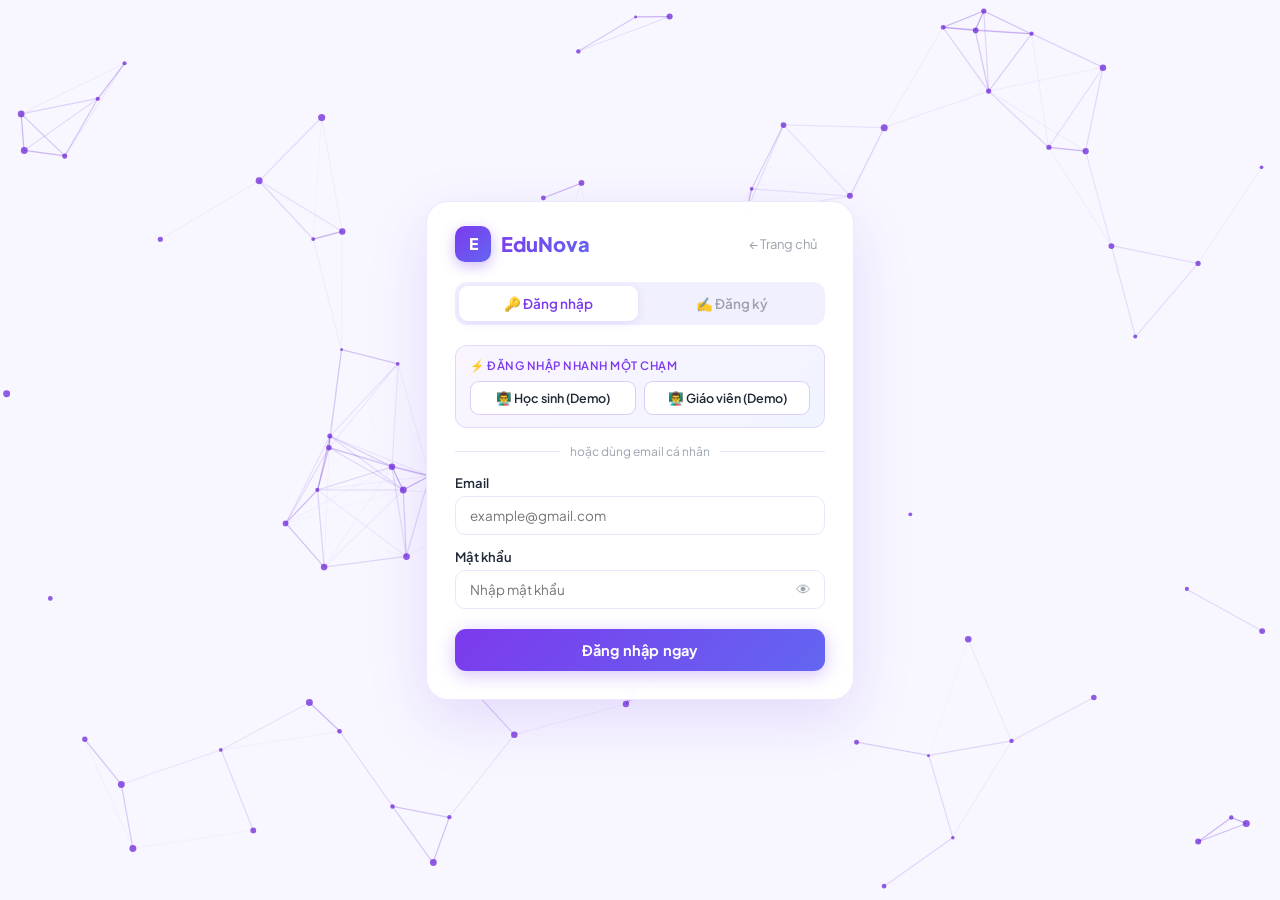
<file: auth.html>
﻿<!DOCTYPE html>
<html lang="vi">
  <head>
    <meta charset="UTF-8" />
    <meta name="viewport" content="width=device-width, initial-scale=1.0" />
    <title>EduNova | Đăng nhập / Đăng ký</title>
    <link rel="preconnect" href="https://fonts.googleapis.com" />
    <link rel="preconnect" href="https://fonts.gstatic.com" crossorigin />
    <link href="https://fonts.googleapis.com/css2?family=Plus+Jakarta+Sans:wght@400;500;600;700;800&family=Inter:wght@400;500;600;700&display=swap" rel="stylesheet" />
    <style>
      *,*::before,*::after{box-sizing:border-box;margin:0;padding:0}
      :root{--v:#7c3aed;--vd:#6d28d9;--ind:#6366f1;--g50:#f8f7ff;--g100:#f1f0fe;--g200:#e8e6fd;--g400:#9ca3af;--g600:#4b5563;--g800:#1f2937}
      body{font-family:'Plus Jakarta Sans','Inter',sans-serif;background:var(--g50);min-height:100vh;display:flex;align-items:center;justify-content:center;position:relative;overflow:hidden}
      #authParticleCanvas{position:fixed;inset:0;z-index:0;pointer-events:none}
      .wrap{position:relative;z-index:10;width:100%;max-width:460px;padding:16px}
      .card{background:rgba(255,255,255,0.96);backdrop-filter:blur(18px);border:1px solid rgba(124,58,237,0.12);border-radius:22px;box-shadow:0 20px 60px rgba(124,58,237,0.15);overflow:hidden;animation:up .45s cubic-bezier(.22,1,.36,1) both}
      @keyframes up{from{opacity:0;transform:translateY(28px) scale(.97)}to{opacity:1;transform:translateY(0) scale(1)}}
      .brand{display:flex;align-items:center;gap:10px;padding:24px 28px 0}
      .bmark{width:36px;height:36px;background:linear-gradient(135deg,var(--v),var(--ind));border-radius:10px;display:flex;align-items:center;justify-content:center;color:#fff;font-weight:800;font-size:16px;box-shadow:0 4px 14px rgba(124,58,237,.35)}
      .bname{font-size:20px;font-weight:800;background:linear-gradient(135deg,var(--v),var(--ind));-webkit-background-clip:text;-webkit-text-fill-color:transparent;background-clip:text}
      .back-btn{margin-left:auto;background:none;border:none;cursor:pointer;font-size:13px;color:var(--g400);display:flex;align-items:center;gap:4px;font-family:inherit;padding:4px 8px;border-radius:6px;transition:color .2s}
      .back-btn:hover{color:var(--v);background:var(--g100)}
      .tabs{display:flex;gap:4px;margin:20px 28px 0;background:var(--g100);border-radius:12px;padding:4px}
      .tab{flex:1;padding:9px 0;background:none;border:none;cursor:pointer;font-size:13.5px;font-weight:600;color:var(--g400);border-radius:9px;font-family:inherit;transition:all .22s}
      .tab.active{background:#fff;color:var(--v);box-shadow:0 2px 10px rgba(124,58,237,.12)}
      .body{padding:20px 28px 28px}
      .panel{display:none}.panel.active{display:block}
      .demo-box{background:linear-gradient(135deg,#faf5ff,#f0f4ff);border:1px solid rgba(124,58,237,.15);border-radius:12px;padding:12px 14px;margin-bottom:16px}
      .demo-lbl{font-size:11.5px;font-weight:600;color:var(--v);display:block;margin-bottom:8px;text-transform:uppercase;letter-spacing:.5px}
      .demo-btns{display:flex;gap:8px;flex-wrap:wrap}
      .btn-demo{flex:1;min-width:120px;padding:8px 10px;background:#fff;border:1.5px solid rgba(124,58,237,.25);border-radius:9px;cursor:pointer;font-size:12.5px;font-weight:600;color:var(--g800);font-family:inherit;text-align:center;transition:all .2s}
      .btn-demo:hover{border-color:var(--v);color:var(--v);background:#faf5ff}
      .divider{display:flex;align-items:center;gap:10px;margin:14px 0 16px}
      .divider::before,.divider::after{content:'';flex:1;height:1px;background:var(--g200)}
      .divider span{font-size:12px;color:var(--g400);white-space:nowrap}
      .fg{margin-bottom:14px}
      .fg label{display:block;font-size:13px;font-weight:600;color:var(--g800);margin-bottom:5px}
      .fg input,.fg select{width:100%;padding:10px 14px;border:1.5px solid var(--g200);border-radius:10px;font-size:13.5px;font-family:inherit;color:var(--g800);background:#fff;transition:border-color .2s,box-shadow .2s;outline:none}
      .fg input:focus,.fg select:focus{border-color:var(--v);box-shadow:0 0 0 3px rgba(124,58,237,.1)}
      .pw-wrap{position:relative}.pw-wrap input{padding-right:42px}
      .tpw{position:absolute;right:12px;top:50%;transform:translateY(-50%);background:none;border:none;cursor:pointer;font-size:15px;color:var(--g400);transition:color .2s;padding:2px}
      .tpw:hover{color:var(--v)}
      .rg{display:flex;gap:10px}
      .rl{flex:1;display:flex;align-items:center;justify-content:center;gap:7px;padding:9px 12px;border:1.5px solid var(--g200);border-radius:10px;cursor:pointer;font-size:13px;font-weight:600;color:var(--g600);transition:all .2s}
      .rl input{display:none}
      .rl:has(input:checked){border-color:var(--v);background:#faf5ff;color:var(--v)}
      .btn-sub{width:100%;padding:12px;background:linear-gradient(135deg,var(--v),var(--ind));color:#fff;border:none;border-radius:11px;font-size:14.5px;font-weight:700;cursor:pointer;font-family:inherit;margin-top:6px;box-shadow:0 4px 18px rgba(124,58,237,.3);letter-spacing:.2px;transition:all .22s}
      .btn-sub:hover{transform:translateY(-1px);box-shadow:0 8px 24px rgba(124,58,237,.4)}
      .fmsg{font-size:12.5px;font-weight:500;margin-top:10px;padding:8px 12px;border-radius:8px;display:none}
      .fmsg.error{background:#fff0f0;color:#dc2626;display:block}
      .fmsg.success{background:#f0fdf4;color:#16a34a;display:block}
      #sOverlay{display:none;position:fixed;inset:0;z-index:999;background:rgba(255,255,255,.96);flex-direction:column;align-items:center;justify-content:center;gap:14px;text-align:center;animation:fi .3s ease}
      #sOverlay.show{display:flex}
      @keyframes fi{from{opacity:0}to{opacity:1}}
      .s-icon{font-size:56px}
      .s-title{font-size:22px;font-weight:800;color:var(--g800)}
      .s-sub{font-size:14px;color:var(--g400)}
      .s-bar{width:180px;height:4px;background:var(--g200);border-radius:99px;overflow:hidden;margin-top:8px}
      .s-prog{height:100%;background:linear-gradient(90deg,var(--v),var(--ind));border-radius:99px;animation:lb 1.4s ease forwards}
      @keyframes lb{from{width:0}to{width:100%}}
    </style>
  </head>
  <body>
    <canvas id="authParticleCanvas"></canvas>
    <div class="wrap">
      <div class="card">
        <div class="brand">
          <div class="bmark">E</div>
          <span class="bname">EduNova</span>
          <button class="back-btn" onclick="window.location.href='index.html'">&#8592; Trang chủ</button>
        </div>
        <div class="tabs">
          <button class="tab active" id="tabLogin" onclick="switchTab('login')">&#128273; Đăng nhập</button>
          <button class="tab" id="tabSignup" onclick="switchTab('signup')">&#9997;&#65039; Đăng ký</button>
        </div>
        <div class="body">
          <!-- LOGIN -->
          <div class="panel active" id="panelLogin">
            <div class="demo-box">
              <span class="demo-lbl">&#9889; Đăng nhập nhanh một chạm</span>
              <div class="demo-btns">
                <button class="btn-demo" onclick="quickLogin('student')">&#128104;&#8205;&#127979; Học sinh (Demo)</button>
                <button class="btn-demo" onclick="quickLogin('teacher')">&#128104;&#8205;&#127979; Giáo viên (Demo)</button>
              </div>
            </div>
            <div class="divider"><span>hoặc dùng email cá nhân</span></div>
            <form id="loginForm" onsubmit="handleLogin(event)">
              <div class="fg"><label for="loginEmail">Email</label><input id="loginEmail" type="email" placeholder="example@gmail.com" required /></div>
              <div class="fg"><label for="loginPassword">Mật khẩu</label><div class="pw-wrap"><input id="loginPassword" type="password" placeholder="Nhập mật khẩu" required /><button type="button" class="tpw" onclick="togglePw('loginPassword')">&#128065;</button></div></div>
              <button class="btn-sub" type="submit">Đăng nhập ngay</button>
              <p class="fmsg" id="loginMsg"></p>
            </form>
          </div>
          <!-- SIGNUP -->
          <div class="panel" id="panelSignup">
            <form id="signupForm" onsubmit="handleSignup(event)">
              <div class="fg"><label for="fullName">Họ và tên</label><input id="fullName" type="text" placeholder="Nguyễn Văn A" required /></div>
              <div class="fg"><label for="email">Email</label><input id="email" type="email" placeholder="example@gmail.com" required /></div>
              <div class="fg"><label>Vai trò</label><div class="rg"><label class="rl"><input type="radio" name="accountType" value="student" checked />&#128104;&#8205;&#127979; Học sinh</label><label class="rl"><input type="radio" name="accountType" value="teacher" />&#128104;&#8205;&#127979; Giáo viên</label></div></div>
              <div class="fg" id="gradeGroup"><label for="signupGrade">Khối lớp</label><select id="signupGrade"><option value="12">Lớp 12</option><option value="11">Lớp 11</option><option value="10">Lớp 10</option><option value="9">Lớp 9</option><option value="8">Lớp 8</option><option value="7">Lớp 7</option><option value="6">Lớp 6</option><option value="5">Lớp 5</option><option value="4">Lớp 4</option><option value="3">Lớp 3</option><option value="2">Lớp 2</option><option value="1">Lớp 1</option></select></div>
              <div class="fg"><label for="course" id="courseLabel">Môn học trọng tâm</label><select id="course"><option value="Toán học - Đại số &amp; Hình học không gian">Toán học</option><option value="Vật lý - Cơ học &amp; Sóng điện từ">Vật lý</option><option value="Hóa học - Vô cơ &amp; Hữu cơ trọng tâm">Hóa học</option><option value="Sinh học - Di truyền &amp; Quần thể sinh thái">Sinh học</option><option value="Ngữ văn - Kỹ năng Đọc hiểu &amp; Nghị luận xã hội">Ngữ văn</option><option value="Tiếng Anh - Ngữ pháp &amp; Luyện thi THPT / IELTS">Tiếng Anh</option><option value="Lịch sử - Lịch sử Việt Nam &amp; Thế giới hiện đại">Lịch sử</option><option value="Địa lý - Địa lý tự nhiên &amp; Kinh tế Việt Nam">Địa lý</option><option value="Tin học - Lập trình Python &amp; Tư duy thuật toán">Tin học</option></select></div>
              <div class="fg"><label for="password">Mật khẩu</label><div class="pw-wrap"><input id="password" type="password" placeholder="Tối thiểu 6 ký tự" minlength="6" required /><button type="button" class="tpw" onclick="togglePw('password')">&#128065;</button></div></div>
              <div class="fg"><label for="confirmPassword">Xác nhận mật khẩu</label><div class="pw-wrap"><input id="confirmPassword" type="password" placeholder="Nhập lại mật khẩu" minlength="6" required /><button type="button" class="tpw" onclick="togglePw('confirmPassword')">&#128065;</button></div></div>
              <button class="btn-sub" type="submit">Tạo tài khoản</button>
              <p class="fmsg" id="signupMsg"></p>
            </form>
          </div>
        </div>
      </div>
    </div>

    <div id="sOverlay">
      <div class="s-icon" id="sIcon">&#127881;</div>
      <div class="s-title" id="sTitle">Thành công!</div>
      <div class="s-sub" id="sSub">Đang chuyển về trang chủ...</div>
      <div class="s-bar"><div class="s-prog"></div></div>
    </div>

    <script>
      const USERS_KEY='edunova_users',CURR_KEY='edunova_current_user';
      function getUsers(){try{return JSON.parse(localStorage.getItem(USERS_KEY))||[];}catch{return[];}}
      function saveUsers(u){localStorage.setItem(USERS_KEY,JSON.stringify(u));}
      function setCurrentUser(u){localStorage.setItem(CURR_KEY,u?JSON.stringify(u):'');}
      function switchTab(t){
        document.querySelectorAll('.tab').forEach(b=>b.classList.remove('active'));
        document.querySelectorAll('.panel').forEach(p=>p.classList.remove('active'));
        document.getElementById('tab'+(t==='login'?'Login':'Signup')).classList.add('active');
        document.getElementById('panel'+(t==='login'?'Login':'Signup')).classList.add('active');
      }
      const p=new URLSearchParams(location.search).get('tab');
      if(p==='signup')switchTab('signup');
      document.querySelectorAll('input[name="accountType"]').forEach(r=>{
        r.addEventListener('change',e=>{
          const isTea=e.target.value==='teacher';
          document.getElementById('gradeGroup').style.display=isTea?'none':'';
          document.getElementById('courseLabel').textContent=isTea?'Môn học giảng dạy':'Môn học trọng tâm';
        });
      });
      function togglePw(id){const i=document.getElementById(id);i.type=i.type==='password'?'text':'password';}
      function showSuccess(icon,title,sub){
        document.getElementById('sIcon').textContent=icon;
        document.getElementById('sTitle').textContent=title;
        document.getElementById('sSub').textContent=sub;
        document.getElementById('sOverlay').classList.add('show');
        setTimeout(()=>window.location.href='index.html',1500);
      }
      function quickLogin(role){
        const users=getUsers();
        let u=users.find(x=>x.accountType===role&&x.email.includes('edunova'));
        if(!u){
          u=role==='student'
            ?{id:'demo-student',fullName:'Mỹ Anh (Demo)',email:'minhanh@edunova.vn',accountType:'student',grade:'12',course:'Toán học - Đại số & Hình học không gian',password:'demo123',registeredAt:'01/01/2025'}
            :{id:'demo-teacher',fullName:'Thầy Tuấn (Demo)',email:'thaytuan@edunova.vn',accountType:'teacher',grade:'12',course:'Toán học - Đại số & Hình học không gian',password:'demo123',registeredAt:'01/01/2025'};
          users.push(u);saveUsers(users);
        }
        setCurrentUser(u);
        showSuccess('👋','Chào mừng, '+u.fullName+'!','Đang chuyển về trang chủ...');
      }
      function handleLogin(e){
        e.preventDefault();
        const em=document.getElementById('loginEmail').value.trim().toLowerCase();
        const pw=document.getElementById('loginPassword').value;
        const msg=document.getElementById('loginMsg');
        const user=getUsers().find(u=>u.email===em&&u.password===pw);
        if(!user){msg.textContent='Email hoặc mật khẩu không chính xác!';msg.className='fmsg error';return;}
        msg.className='fmsg';msg.textContent='';
        setCurrentUser(user);
        showSuccess('✅','Đăng nhập thành công!','Chào mừng bạn trở lại, '+user.fullName+'!');
      }
      function handleSignup(e){
        e.preventDefault();
        const fn=document.getElementById('fullName').value.trim();
        const em=document.getElementById('email').value.trim().toLowerCase();
        const role=document.querySelector('input[name="accountType"]:checked')?.value||'student';
        const grade=document.getElementById('signupGrade')?.value||'12';
        const course=document.getElementById('course').value;
        const pw=document.getElementById('password').value;
        const cpw=document.getElementById('confirmPassword').value;
        const msg=document.getElementById('signupMsg');
        if(pw!==cpw){msg.textContent='Mật khẩu xác nhận không trùng khớp!';msg.className='fmsg error';return;}
        const users=getUsers();
        if(users.some(u=>u.email===em)){msg.textContent='Email này đã được đăng ký!';msg.className='fmsg error';return;}
        const nu={id:'user-'+Date.now(),fullName:fn,email:em,accountType:role,grade,course,password:pw,registeredAt:new Date().toLocaleDateString('vi-VN')};
        users.push(nu);saveUsers(users);setCurrentUser(nu);
        msg.className='fmsg';msg.textContent='';
        showSuccess('🎉','Chào mừng '+fn+' gia nhập EduNova!','Đang chuyển về trang chủ...');
      }
      // PARTICLE GRID
      (function(){
        const cv=document.getElementById('authParticleCanvas');
        if(!cv||!cv.getContext)return;
        const cx=cv.getContext('2d');
        let W=cv.width=window.innerWidth,H=cv.height=window.innerHeight;
        const mouse={x:null,y:null,radius:160};
        window.addEventListener('mousemove',e=>{mouse.x=e.clientX;mouse.y=e.clientY;});
        window.addEventListener('mouseleave',()=>{mouse.x=null;mouse.y=null;});
        window.addEventListener('resize',()=>{W=cv.width=window.innerWidth;H=cv.height=window.innerHeight;});
        const N=Math.min(100,Math.max(50,Math.floor((W*H)/14000)));
        const ps=Array.from({length:N},()=>({x:Math.random()*W,y:Math.random()*H,vx:(Math.random()-.5)*.9,vy:(Math.random()-.5)*.9,r:Math.random()*2.2+1.4}));
        function draw(){
          cx.clearRect(0,0,W,H);
          for(let i=0;i<ps.length;i++){
            const p=ps[i];
            p.x+=p.vx;p.y+=p.vy;
            if(p.x<0||p.x>W)p.vx*=-1;
            if(p.y<0||p.y>H)p.vy*=-1;
            if(mouse.x!==null){const dx=mouse.x-p.x,dy=mouse.y-p.y,d=Math.sqrt(dx*dx+dy*dy);if(d<mouse.radius){const f=(mouse.radius-d)/mouse.radius;p.x-=(dx/d)*f*1.8;p.y-=(dy/d)*f*1.8;}}
            cx.beginPath();cx.arc(p.x,p.y,p.r,0,Math.PI*2);cx.fillStyle='rgba(109,40,217,0.75)';cx.fill();
            for(let j=i+1;j<ps.length;j++){const p2=ps[j],dx=p.x-p2.x,dy=p.y-p2.y,d=Math.sqrt(dx*dx+dy*dy);if(d<130){const a=(1-d/130)*0.45;cx.beginPath();cx.moveTo(p.x,p.y);cx.lineTo(p2.x,p2.y);cx.strokeStyle=`rgba(109,40,217,${a})`;cx.lineWidth=1.2;cx.stroke();}}
            if(mouse.x!==null){const dx=p.x-mouse.x,dy=p.y-mouse.y,d=Math.sqrt(dx*dx+dy*dy);if(d<mouse.radius){const a=(1-d/mouse.radius)*0.55;cx.beginPath();cx.moveTo(p.x,p.y);cx.lineTo(mouse.x,mouse.y);cx.strokeStyle=`rgba(99,102,241,${a})`;cx.lineWidth=1.4;cx.stroke();}}
          }
          requestAnimationFrame(draw);
        }
        draw();
      })();
    </script>
  </body>
</html>
</file>
<file: styles.css>
/* ==========================================================================
   EduNova Design System - Modern, Clean & Minimal UI
   ========================================================================== */

:root {
  /* Color Palette */
  --primary: #4361ee;
  --primary-hover: #3451db;
  --primary-light: #eef2ff;
  --primary-subtle: rgba(67, 97, 238, 0.08);
  --primary-glow: rgba(67, 97, 238, 0.22);
  
  --accent: #10b981;
  --accent-light: #ecfdf5;
  
  --bg: #f8fafc;
  --bg-gradient: linear-gradient(180deg, #f8fafc 0%, #f1f5f9 100%);
  --bg-strong: #0f172a;
  
  --surface: #ffffff;
  --surface-card: rgba(255, 255, 255, 0.96);
  --surface-soft: #f1f5f9;
  
  --text: #0f172a;
  --text-muted: #64748b;
  --text-light: #94a3b8;
  
  --line: #e2e8f0;
  --line-subtle: rgba(226, 232, 240, 0.8);
  
  /* Shadows */
  --shadow-xs: 0 1px 3px rgba(15, 23, 42, 0.04);
  --shadow-sm: 0 4px 12px rgba(15, 23, 42, 0.05);
  --shadow-md: 0 10px 25px rgba(15, 23, 42, 0.07);
  --shadow-lg: 0 20px 45px rgba(67, 97, 238, 0.12);
  --shadow-glow: 0 12px 30px rgba(67, 97, 238, 0.2);
  
  /* Border Radius */
  --radius-sm: 10px;
  --radius-md: 16px;
  --radius-lg: 22px;
  --radius-xl: 28px;
  --radius-full: 9999px;
  
  /* Transitions */
  --transition: all 0.2s cubic-bezier(0.4, 0, 0.2, 1);
}

/* ================= Base Styles ================= */
* {
  box-sizing: border-box;
  margin: 0;
  padding: 0;
}

html {
  scroll-behavior: smooth;
}

body {
  font-family: 'Plus Jakarta Sans', 'Inter', -apple-system, BlinkMacSystemFont, sans-serif;
  background: var(--bg-gradient);
  color: var(--text);
  line-height: 1.6;
  -webkit-font-smoothing: antialiased;
  -moz-osx-font-smoothing: grayscale;
}

a {
  color: inherit;
  text-decoration: none;
  transition: var(--transition);
}

button, input, select, textarea {
  font-family: inherit;
}

.container {
  width: min(1140px, calc(100% - 40px));
  margin: 0 auto;
}

/* ================= Header & Navbar ================= */
.site-header {
  position: sticky;
  top: 0;
  z-index: 50;
  background: rgba(255, 255, 255, 0.88);
  backdrop-filter: blur(16px);
  -webkit-backdrop-filter: blur(16px);
  border-bottom: 1px solid var(--line-subtle);
  transition: var(--transition);
}

.nav {
  min-height: 74px;
  display: flex;
  align-items: center;
  justify-content: space-between;
  gap: 20px;
}

.brand {
  display: inline-flex;
  align-items: center;
  gap: 10px;
  font-weight: 800;
  font-size: 1.25rem;
  letter-spacing: -0.03em;
  color: var(--text);
}

.brand-mark {
  width: 38px;
  height: 38px;
  display: grid;
  place-items: center;
  background: linear-gradient(135deg, var(--primary), #6366f1);
  color: white;
  border-radius: 12px;
  font-weight: 800;
  font-size: 1.1rem;
  box-shadow: 0 4px 14px var(--primary-glow);
}

.main-nav {
  display: flex;
  align-items: center;
  gap: 24px;
  color: var(--text-muted);
  font-weight: 600;
  font-size: 0.92rem;
}

.main-nav a {
  padding: 6px 12px;
  border-radius: var(--radius-sm);
  transition: var(--transition);
}

.main-nav a:hover {
  color: var(--primary);
  background: var(--primary-subtle);
}

.nav-actions {
  display: flex;
  align-items: center;
  gap: 10px;
}

/* ================= Buttons ================= */
.btn {
  display: inline-flex;
  align-items: center;
  justify-content: center;
  gap: 8px;
  min-height: 44px;
  padding: 0 20px;
  border: none;
  border-radius: var(--radius-md);
  font-size: 0.92rem;
  font-weight: 700;
  cursor: pointer;
  transition: var(--transition);
  user-select: none;
  white-space: nowrap;
}

.btn:active {
  transform: scale(0.97);
}

.btn-primary {
  background: linear-gradient(135deg, var(--primary) 0%, var(--primary-hover) 100%);
  color: white;
  box-shadow: var(--shadow-sm);
}

.btn-primary:hover {
  box-shadow: var(--shadow-glow);
  transform: translateY(-1px);
}

.btn-secondary {
  background: white;
  color: var(--text);
  border: 1px solid var(--line);
  box-shadow: var(--shadow-xs);
}

.btn-secondary:hover {
  border-color: var(--primary);
  color: var(--primary);
  background: var(--primary-subtle);
  transform: translateY(-1px);
}

.btn-ghost {
  background: transparent;
  color: var(--text-muted);
  border: 1px solid transparent;
}

.btn-ghost:hover {
  background: var(--surface-soft);
  color: var(--text);
}

.small-btn {
  min-height: 38px;
  padding: 0 14px;
  font-size: 0.85rem;
  border-radius: var(--radius-sm);
}

/* User Profile in Header */
.user-profile {
  display: flex;
  align-items: center;
  gap: 10px;
}

.user-name {
  font-weight: 700;
  font-size: 0.9rem;
  color: var(--text);
}

/* ================= Eyebrows & Section Headings ================= */
.eyebrow {
  display: inline-flex;
  align-items: center;
  margin-bottom: 12px;
  padding: 6px 14px;
  border-radius: var(--radius-full);
  background: var(--primary-subtle);
  color: var(--primary);
  font-size: 0.78rem;
  font-weight: 800;
  letter-spacing: 0.06em;
  text-transform: uppercase;
}

.section-heading {
  margin-bottom: 36px;
  text-align: center;
}

.section-heading h2 {
  margin: 0 auto;
  max-width: 600px;
  font-size: clamp(1.8rem, 3.5vw, 2.4rem);
  font-weight: 800;
  line-height: 1.2;
  letter-spacing: -0.04em;
  color: var(--text);
}

.section-heading.inline {
  display: flex;
  justify-content: space-between;
  align-items: flex-end;
  text-align: left;
  gap: 20px;
}

.section-heading.inline h2 {
  margin: 0;
}

/* ================= Hero Section ================= */
.hero {
  padding: 60px 0 50px;
}

.hero-grid {
  display: grid;
  grid-template-columns: 1.1fr 0.9fr;
  align-items: center;
  gap: 48px;
}

.hero-copy h1 {
  margin: 0 0 16px;
  font-size: clamp(2.4rem, 4.8vw, 3.8rem);
  font-weight: 800;
  line-height: 1.1;
  letter-spacing: -0.05em;
  color: var(--text);
}

.hero-copy p {
  margin: 0;
  max-width: 500px;
  color: var(--text-muted);
  font-size: 1.05rem;
  line-height: 1.6;
}

.hero-actions {
  display: flex;
  flex-wrap: wrap;
  gap: 14px;
  margin: 28px 0 32px;
}

.hero-stats {
  list-style: none;
  padding: 0;
  margin: 0;
  display: flex;
  flex-wrap: wrap;
  gap: 32px;
}

.hero-stats li {
  display: flex;
  flex-direction: column;
  gap: 2px;
}

.hero-stats strong {
  font-size: 1.7rem;
  font-weight: 800;
  color: var(--text);
  line-height: 1;
  letter-spacing: -0.04em;
}

.hero-stats span {
  color: var(--text-muted);
  font-size: 0.85rem;
  font-weight: 500;
}

/* Hero Widget Card */
.hero-card-wrap {
  display: flex;
  justify-content: center;
}

.hero-card {
  width: min(440px, 100%);
  padding: 24px;
  border: 1px solid var(--line);
  border-radius: var(--radius-xl);
  background: var(--surface-card);
  box-shadow: var(--shadow-md);
  backdrop-filter: blur(10px);
}

.card-top {
  display: flex;
  align-items: center;
  justify-content: space-between;
  margin-bottom: 18px;
}

.tag {
  display: inline-flex;
  align-items: center;
  padding: 5px 12px;
  background: var(--accent-light);
  color: #065f46;
  border-radius: var(--radius-full);
  font-size: 0.75rem;
  font-weight: 700;
}

.dot {
  width: 10px;
  height: 10px;
  border-radius: 50%;
  background: var(--accent);
  box-shadow: 0 0 0 6px rgba(16, 185, 129, 0.15);
}

.course-preview {
  display: grid;
  grid-template-columns: 140px 1fr;
  align-items: center;
  gap: 18px;
  background: var(--surface-soft);
  border: 1px solid var(--line-subtle);
  border-radius: var(--radius-lg);
  padding: 16px;
}

.preview-illustration {
  position: relative;
  height: 110px;
  border-radius: var(--radius-md);
  display: grid;
  place-items: center;
  background: linear-gradient(135deg, #e0e7ff, #f8fafc);
}

.ring {
  position: absolute;
  border-radius: 50%;
  border: 6px solid rgba(67, 97, 238, 0.15);
}

.ring.large { width: 90px; height: 90px; }
.ring.medium { width: 62px; height: 62px; border-color: rgba(67, 97, 238, 0.25); }
.ring.small { width: 34px; height: 34px; border-color: rgba(67, 97, 238, 0.4); }

.progress-panel {
  display: flex;
  flex-direction: column;
  gap: 6px;
}

.progress-panel p {
  margin: 0;
  color: var(--text-muted);
  font-size: 0.8rem;
  font-weight: 600;
}

.progress-panel strong {
  font-size: 1.7rem;
  font-weight: 800;
  letter-spacing: -0.04em;
  color: var(--text);
}

.progress-bar {
  width: 100%;
  height: 8px;
  background: #e2e8f0;
  border-radius: var(--radius-full);
  overflow: hidden;
}

.progress-bar span {
  display: block;
  width: 72%;
  height: 100%;
  background: linear-gradient(90deg, #10b981, var(--primary));
  border-radius: inherit;
}

.lesson-info {
  display: flex;
  align-items: center;
  justify-content: space-between;
  gap: 14px;
  margin-top: 18px;
}

.mini-label {
  color: var(--text-muted);
  font-size: 0.72rem;
  font-weight: 700;
  letter-spacing: 0.06em;
  text-transform: uppercase;
}

.lesson-info h3 {
  margin: 4px 0 0;
  font-size: 1rem;
  font-weight: 700;
}

.join-btn {
  border: none;
  border-radius: var(--radius-md);
  background: var(--bg-strong);
  color: white;
  padding: 10px 16px;
  font-size: 0.85rem;
  font-weight: 700;
  cursor: pointer;
  transition: var(--transition);
}

.join-btn:hover {
  background: var(--primary);
  transform: translateY(-1px);
}

/* ================= Logos Section ================= */
.logos {
  padding: 10px 0 30px;
}

.brands {
  display: grid;
  grid-template-columns: repeat(5, minmax(0, 1fr));
  gap: 16px;
  background: var(--surface);
  border: 1px solid var(--line);
  border-radius: var(--radius-lg);
  padding: 18px 24px;
  color: var(--text-light);
  font-size: 1rem;
  font-weight: 800;
  text-align: center;
  box-shadow: var(--shadow-xs);
}

.brands span {
  transition: var(--transition);
}

.brands span:hover {
  color: var(--text-muted);
}

/* ================= Features Section ================= */
.features, .courses, .roadmap, .reviews {
  padding: 50px 0;
}

.feature-grid {
  display: grid;
  grid-template-columns: repeat(3, minmax(0, 1fr));
  gap: 24px;
}

.feature-card {
  background: var(--surface);
  border: 1px solid var(--line);
  border-radius: var(--radius-xl);
  padding: 28px 24px;
  box-shadow: var(--shadow-xs);
  transition: var(--transition);
}

.feature-card:hover {
  transform: translateY(-3px);
  border-color: var(--primary-light);
  box-shadow: var(--shadow-md);
}

.icon-box {
  width: 52px;
  height: 52px;
  display: grid;
  place-items: center;
  margin-bottom: 18px;
  border-radius: var(--radius-md);
  background: var(--primary-subtle);
  font-size: 1.5rem;
}

.feature-card h3 {
  margin: 0 0 8px;
  font-size: 1.15rem;
  font-weight: 700;
}

.feature-card p {
  margin: 0;
  color: var(--text-muted);
  font-size: 0.92rem;
  line-height: 1.5;
}

/* ================= Courses Section ================= */
.filter-tabs {
  display: flex;
  flex-wrap: wrap;
  gap: 8px;
}

.tab {
  padding: 8px 16px;
  border: 1px solid var(--line);
  border-radius: var(--radius-full);
  background: var(--surface);
  color: var(--text-muted);
  font-weight: 600;
  font-size: 0.85rem;
  cursor: pointer;
  transition: var(--transition);
}

.tab:hover {
  border-color: var(--primary);
  color: var(--primary);
}

.tab.active {
  background: var(--primary);
  border-color: var(--primary);
  color: white;
  box-shadow: 0 4px 12px var(--primary-glow);
}

.course-grid {
  display: grid;
  grid-template-columns: repeat(3, minmax(0, 1fr));
  gap: 24px;
  margin-top: 28px;
}

.course-card {
  background: var(--surface);
  border: 1px solid var(--line);
  border-radius: var(--radius-xl);
  overflow: hidden;
  box-shadow: var(--shadow-xs);
  transition: var(--transition);
  display: flex;
  flex-direction: column;
}

.course-card:hover {
  transform: translateY(-4px);
  border-color: rgba(67, 97, 238, 0.3);
  box-shadow: var(--shadow-md);
}

.course-image {
  height: 140px;
  display: flex;
  align-items: center;
  justify-content: center;
  font-size: 3rem;
  user-select: none;
  transition: var(--transition);
}

.course-card:hover .course-image {
  transform: scale(1.02);
}

/* Subject Backgrounds */
.math-bg { background: linear-gradient(135deg, #e0e7ff, #c7d2fe); }
.physics-bg { background: linear-gradient(135deg, #cffafe, #a5f3fc); }
.chemistry-bg { background: linear-gradient(135deg, #fef3c7, #fde68a); }
.biology-bg { background: linear-gradient(135deg, #dcfce7, #bbf7d0); }
.literature-bg { background: linear-gradient(135deg, #ffe4e6, #fecdd3); }
.english-bg { background: linear-gradient(135deg, #f3e8ff, #e9d5ff); }
.history-bg { background: linear-gradient(135deg, #ffedd5, #fed7aa); }
.geography-bg { background: linear-gradient(135deg, #ecfccb, #d9f99d); }
.it-bg { background: linear-gradient(135deg, #ccfbf1, #99f6e4); }

.course-body {
  padding: 20px;
  display: flex;
  flex-direction: column;
  flex: 1;
}

.course-meta {
  display: flex;
  align-items: center;
  justify-content: space-between;
  color: var(--text-muted);
  font-size: 0.75rem;
  font-weight: 700;
  letter-spacing: 0.04em;
  text-transform: uppercase;
  margin-bottom: 8px;
}

.course-body h3 {
  margin: 0 0 8px;
  font-size: 1.1rem;
  font-weight: 700;
  line-height: 1.35;
  color: var(--text);
}

.course-body p {
  margin: 0 0 16px;
  color: var(--text-muted);
  font-size: 0.88rem;
  line-height: 1.5;
  flex: 1;
}

.course-footer {
  display: flex;
  justify-content: space-between;
  align-items: center;
  gap: 12px;
  padding-top: 14px;
  border-top: 1px solid var(--line-subtle);
}

.course-footer strong {
  font-size: 1.1rem;
  font-weight: 800;
  color: var(--text);
}

.course-footer a {
  display: inline-flex;
  align-items: center;
  padding: 6px 14px;
  background: var(--primary-subtle);
  color: var(--primary);
  border-radius: var(--radius-md);
  font-weight: 700;
  font-size: 0.85rem;
  transition: var(--transition);
}

.course-footer a:hover {
  background: var(--primary);
  color: white;
}

/* ================= Roadmap Section ================= */
.roadmap-grid {
  display: grid;
  grid-template-columns: repeat(3, minmax(0, 1fr));
  gap: 24px;
}

.roadmap-step {
  background: var(--surface);
  border: 1px solid var(--line);
  border-radius: var(--radius-xl);
  padding: 28px 24px;
  box-shadow: var(--shadow-xs);
  transition: var(--transition);
}

.roadmap-step:hover {
  transform: translateY(-3px);
  border-color: var(--primary-light);
  box-shadow: var(--shadow-md);
}

.step-number {
  display: inline-flex;
  align-items: center;
  justify-content: center;
  width: 44px;
  height: 44px;
  margin-bottom: 16px;
  border-radius: var(--radius-md);
  background: var(--primary);
  color: white;
  font-weight: 800;
  font-size: 1rem;
  box-shadow: 0 4px 12px var(--primary-glow);
}

.roadmap-step h3 {
  margin: 0 0 6px;
  font-size: 1.15rem;
  font-weight: 700;
}

.roadmap-step p {
  margin: 0;
  color: var(--text-muted);
  font-size: 0.9rem;
}

/* ================= Schedule Section ================= */
.schedule {
  padding: 40px 0 60px;
}

.schedule-layout {
  display: grid;
  grid-template-columns: 280px 1fr;
  gap: 24px;
  align-items: stretch;
}

.schedule-card {
  background: var(--surface);
  border: 1px solid var(--line);
  border-radius: var(--radius-xl);
  box-shadow: var(--shadow-xs);
}

.overview-card {
  padding: 24px;
  display: flex;
  flex-direction: column;
}

.card-label {
  margin: 0 0 8px;
  color: var(--text-muted);
  font-size: 0.75rem;
  font-weight: 700;
  letter-spacing: 0.06em;
  text-transform: uppercase;
}

.overview-card h3 {
  margin: 0 0 16px;
  font-size: 1.3rem;
  font-weight: 800;
  letter-spacing: -0.03em;
}

.overview-card ul {
  list-style: none;
  padding: 0;
  margin: 0;
  display: grid;
  gap: 12px;
  color: var(--text-muted);
  font-size: 0.9rem;
  font-weight: 600;
}

.overview-card li {
  display: flex;
  align-items: center;
  gap: 10px;
}

.timetable {
  display: grid;
  gap: 12px;
  padding: 20px;
}

.day {
  display: flex;
  align-items: center;
  justify-content: space-between;
  gap: 14px;
  padding: 14px 18px;
  border: 1px solid var(--line);
  border-radius: var(--radius-md);
  background: var(--surface-soft);
  transition: var(--transition);
}

.day span, .day small {
  color: var(--text-muted);
  font-size: 0.85rem;
}

.day strong {
  font-size: 0.98rem;
  font-weight: 700;
}

.day.active {
  background: var(--primary-subtle);
  border-color: rgba(67, 97, 238, 0.3);
}

/* ================= Reviews Section ================= */
.review-grid {
  display: grid;
  grid-template-columns: repeat(3, minmax(0, 1fr));
  gap: 24px;
}

.review-card {
  background: var(--surface);
  border: 1px solid var(--line);
  border-radius: var(--radius-xl);
  padding: 26px 24px;
  box-shadow: var(--shadow-xs);
  display: flex;
  flex-direction: column;
  justify-content: space-between;
  transition: var(--transition);
}

.review-card:hover {
  transform: translateY(-3px);
  border-color: var(--primary-light);
  box-shadow: var(--shadow-md);
}

.review-stars {
  color: #f59e0b;
  font-size: 1rem;
  margin-bottom: 12px;
  letter-spacing: 2px;
}

.review-card p {
  margin: 0 0 20px;
  color: var(--text);
  font-size: 0.92rem;
  line-height: 1.55;
  font-weight: 500;
}

.review-author {
  display: flex;
  align-items: center;
  gap: 12px;
}

.author-avatar {
  width: 38px;
  height: 38px;
  border-radius: 50%;
  background: var(--surface-soft);
  display: grid;
  place-items: center;
  font-size: 1.2rem;
  flex-shrink: 0;
}

.review-author strong {
  display: block;
  font-size: 0.92rem;
  font-weight: 700;
  color: var(--text);
}

.review-author span {
  color: var(--text-muted);
  font-size: 0.78rem;
}

/* ================= CTA Banner Section ================= */
.cta {
  padding: 20px 0 60px;
}

.cta-box {
  display: flex;
  justify-content: space-between;
  align-items: center;
  gap: 24px;
  padding: 38px 44px;
  border-radius: var(--radius-xl);
  background: linear-gradient(135deg, var(--bg-strong) 0%, #1e293b 100%);
  color: white;
  box-shadow: var(--shadow-lg);
  position: relative;
  overflow: hidden;
}

.cta-content h2 {
  margin: 0 0 6px;
  font-size: clamp(1.6rem, 3.2vw, 2.2rem);
  font-weight: 800;
  letter-spacing: -0.04em;
}

.cta-content p {
  margin: 0;
  color: #94a3b8;
  font-size: 0.95rem;
}

.cta-box .eyebrow {
  background: rgba(255, 255, 255, 0.1);
  color: #93c5fd;
}

.cta-btn {
  font-size: 1rem;
  padding: 0 28px;
  min-height: 50px;
  flex-shrink: 0;
}

/* ================= Footer ================= */
.site-footer {
  background: var(--surface);
  border-top: 1px solid var(--line);
  margin-top: 40px;
}

.footer-main-grid {
  display: grid;
  grid-template-columns: 1.4fr 1fr 1fr 1fr;
  gap: 36px;
  padding: 50px 0 36px;
}

.brand-col .brand {
  margin-bottom: 8px;
}

.footer-tagline {
  font-size: 0.88rem;
  color: var(--text-muted);
  margin: 10px 0 16px;
  line-height: 1.5;
  max-width: 320px;
}

.footer-contact-info {
  list-style: none;
  padding: 0;
  margin: 0;
  display: grid;
  gap: 8px;
  font-size: 0.85rem;
  color: var(--text-muted);
}

.footer-contact-info strong {
  color: var(--text);
}

.footer-col h4 {
  font-size: 0.95rem;
  font-weight: 700;
  margin: 0 0 16px;
  color: var(--text);
}

.footer-links-list {
  list-style: none;
  padding: 0;
  margin: 0;
  display: grid;
  gap: 10px;
  font-size: 0.88rem;
}

.footer-links-list a {
  color: var(--text-muted);
}

.footer-links-list a:hover {
  color: var(--primary);
  transform: translateX(2px);
}

.footer-bottom-bar {
  display: flex;
  justify-content: space-between;
  align-items: center;
  flex-wrap: wrap;
  gap: 16px;
  padding: 20px 0 28px;
  border-top: 1px solid var(--line-subtle);
  font-size: 0.84rem;
  color: var(--text-muted);
}

.footer-social-links {
  display: flex;
  gap: 14px;
}

.footer-social-links a {
  color: var(--text-muted);
  padding: 4px 10px;
  border-radius: var(--radius-sm);
  background: var(--surface-soft);
  font-size: 0.82rem;
  font-weight: 600;
}

.footer-social-links a:hover {
  color: var(--primary);
  background: var(--primary-subtle);
}

/* ================= Modal & Forms Base ================= */
.modal-overlay {
  position: fixed;
  inset: 0;
  z-index: 100;
  background: rgba(15, 23, 42, 0.55);
  backdrop-filter: blur(8px);
  -webkit-backdrop-filter: blur(8px);
  display: grid;
  place-items: center;
  padding: 20px;
  transition: opacity 0.25s ease, visibility 0.25s ease;
  overflow-y: auto;
}

.modal-overlay.hidden {
  opacity: 0;
  visibility: hidden;
  pointer-events: none;
}

.modal-dialog {
  width: min(480px, 100%);
  background: var(--surface);
  border: 1px solid var(--line);
  border-radius: var(--radius-xl);
  padding: 32px;
  box-shadow: var(--shadow-lg);
  position: relative;
  max-height: 90vh;
  overflow-y: auto;
  animation: modalPop 0.25s cubic-bezier(0.16, 1, 0.3, 1);
}

.modal-dialog.modal-large {
  width: min(680px, 100%);
}

@keyframes modalPop {
  0% { transform: scale(0.96) translateY(8px); opacity: 0; }
  100% { transform: scale(1) translateY(0); opacity: 1; }
}

.modal-close {
  position: absolute;
  top: 20px;
  right: 20px;
  width: 34px;
  height: 34px;
  border-radius: 50%;
  border: 1px solid var(--line);
  background: var(--surface-soft);
  color: var(--text-muted);
  font-size: 1.2rem;
  display: grid;
  place-items: center;
  cursor: pointer;
  transition: var(--transition);
}

.modal-close:hover {
  background: #fee2e2;
  color: #ef4444;
  border-color: #fca5a5;
}

.modal-header {
  margin-bottom: 20px;
}

.modal-header h3 {
  margin: 0;
  font-size: 1.35rem;
  font-weight: 800;
  letter-spacing: -0.03em;
}

/* Form Styles */
.signup-form {
  display: grid;
  gap: 16px;
}

.form-group {
  display: grid;
  gap: 6px;
}

.form-group label {
  font-size: 0.86rem;
  font-weight: 700;
  color: var(--text);
}

.form-group input,
.form-group select,
.form-group textarea {
  width: 100%;
  padding: 11px 14px;
  border: 1px solid var(--line);
  border-radius: var(--radius-md);
  background: #f8fafc;
  color: var(--text);
  font-size: 0.92rem;
  transition: var(--transition);
  outline: none;
}

.form-group input:focus,
.form-group select:focus,
.form-group textarea:focus {
  border-color: var(--primary);
  background: #ffffff;
  box-shadow: 0 0 0 3px var(--primary-glow);
}

.password-input-group {
  position: relative;
  display: flex;
  align-items: center;
}

.password-input-group input {
  padding-right: 44px;
}

.toggle-password {
  position: absolute;
  right: 12px;
  background: none;
  border: none;
  cursor: pointer;
  font-size: 1rem;
  color: var(--text-muted);
}

.form-group.checkbox {
  display: flex;
  align-items: center;
  gap: 8px;
}

.form-group.checkbox input[type="checkbox"] {
  width: 16px;
  height: 16px;
  accent-color: var(--primary);
  cursor: pointer;
}

.form-group.checkbox label {
  font-size: 0.85rem;
  font-weight: 500;
  color: var(--text-muted);
  cursor: pointer;
}

.submit-btn {
  width: 100%;
  min-height: 46px;
  margin-top: 6px;
}

.form-message {
  font-size: 0.86rem;
  text-align: center;
  min-height: 20px;
  margin: 4px 0 0;
}

.form-message.error {
  color: #ef4444;
  font-weight: 600;
}

.form-message.success {
  color: #10b981;
  font-weight: 600;
}

.form-toggle {
  text-align: center;
  font-size: 0.86rem;
  color: var(--text-muted);
  margin: 8px 0 0;
}

.form-toggle button {
  background: none;
  border: none;
  color: var(--primary);
  font-weight: 700;
  cursor: pointer;
  padding: 0;
}

.form-toggle button:hover {
  text-decoration: underline;
}

/* ================= Responsive Breakpoints ================= */
@media (max-width: 992px) {
  .hero-grid {
    grid-template-columns: 1fr;
    text-align: center;
    gap: 36px;
  }

  .hero-copy p {
    margin: 0 auto;
  }

  .hero-actions {
    justify-content: center;
  }

  .hero-stats {
    justify-content: center;
  }

  .feature-grid,
  .course-grid,
  .roadmap-grid,
  .review-grid {
    grid-template-columns: repeat(2, minmax(0, 1fr));
  }

  .schedule-layout {
    grid-template-columns: 1fr;
  }

  .footer-main-grid {
    grid-template-columns: repeat(2, minmax(0, 1fr));
  }
}

@media (max-width: 640px) {
  .nav {
    min-height: 64px;
  }

  .main-nav {
    display: none;
  }

  .feature-grid,
  .course-grid,
  .roadmap-grid,
  .review-grid {
    grid-template-columns: 1fr;
  }

  .brands {
    grid-template-columns: repeat(3, minmax(0, 1fr));
  }

  .cta-box {
    flex-direction: column;
    text-align: center;
    padding: 30px 20px;
  }

  .footer-main-grid {
    grid-template-columns: 1fr;
    gap: 28px;
  }

  .footer-bottom-bar {
    flex-direction: column;
    text-align: center;
  }
}

/* ==========================================================================
   EduNova Splash Screen Styles (White Dominant & Purple/Violet Accents)
   ========================================================================== */

/* Splash Screen Container */
.splash-screen {
  position: fixed;
  inset: 0;
  z-index: 99999;
  background: radial-gradient(circle at 50% 30%, #ffffff 0%, #fbfaff 65%, #f5f3ff 100%);
  display: flex;
  align-items: center;
  justify-content: center;
  overflow: hidden;
  transition: opacity 0.75s cubic-bezier(0.16, 1, 0.3, 1), transform 0.75s cubic-bezier(0.16, 1, 0.3, 1), filter 0.75s ease;
}

/* Smooth transition when exiting splash screen */
.splash-screen.splash-fade-out {
  opacity: 0;
  transform: scale(1.06);
  filter: blur(8px);
  pointer-events: none;
}

.splash-screen.splash-gone {
  display: none !important;
}

/* Interactive Particle Grid Canvas */
.splash-particle-canvas {
  position: absolute;
  inset: 0;
  width: 100%;
  height: 100%;
  z-index: 0;
  pointer-events: auto;
}

/* Ambient glow spheres (subtle violet on crisp white) */
.splash-glow-sphere {
  position: absolute;
  border-radius: 50%;
  pointer-events: none;
  filter: blur(60px);
  z-index: 1;
}

.splash-glow-sphere.top-right {
  width: 500px;
  height: 500px;
  background: radial-gradient(circle, rgba(124, 58, 237, 0.12) 0%, rgba(99, 102, 241, 0.05) 50%, transparent 70%);
  top: -120px;
  right: -100px;
  animation: spherePulse 4s ease-in-out infinite alternate;
}

.splash-glow-sphere.bottom-left {
  width: 450px;
  height: 450px;
  background: radial-gradient(circle, rgba(139, 92, 246, 0.1) 0%, rgba(192, 132, 252, 0.04) 50%, transparent 70%);
  bottom: -100px;
  left: -80px;
  animation: spherePulse 5s ease-in-out infinite alternate-reverse;
}

@keyframes spherePulse {
  0% { transform: scale(1); opacity: 0.8; }
  100% { transform: scale(1.12); opacity: 1; }
}

/* Splash center content */
.splash-content {
  position: relative;
  z-index: 2;
  display: flex;
  flex-direction: column;
  align-items: center;
  text-align: center;
  gap: 16px;
  max-width: 540px;
  padding: 32px 24px;
  background: rgba(255, 255, 255, 0.7);
  backdrop-filter: blur(12px);
  -webkit-backdrop-filter: blur(12px);
  border: 1px solid rgba(124, 58, 237, 0.12);
  border-radius: 28px;
  box-shadow: 0 20px 50px rgba(124, 58, 237, 0.08), 0 1px 3px rgba(0,0,0,0.02);
  animation: splashContentIn 0.8s cubic-bezier(0.16, 1, 0.3, 1) both;
}

@keyframes splashContentIn {
  from { opacity: 0; transform: translateY(30px) scale(0.96); }
  to { opacity: 1; transform: translateY(0) scale(1); }
}

/* Splash logo */
.splash-logo-box {
  position: relative;
  width: 76px;
  height: 76px;
  border-radius: 22px;
  background: linear-gradient(135deg, #7c3aed, #6366f1);
  display: flex;
  align-items: center;
  justify-content: center;
  box-shadow: 0 14px 36px rgba(124, 58, 237, 0.32);
  animation: logoFloat 3s ease-in-out infinite;
}

@keyframes logoFloat {
  0%, 100% { transform: translateY(0); }
  50% { transform: translateY(-6px); }
}

.splash-brand-mark {
  font-size: 2.5rem;
  font-weight: 900;
  color: #ffffff;
  font-family: 'Plus Jakarta Sans', sans-serif;
  line-height: 1;
}

.splash-logo-pulse {
  position: absolute;
  inset: -6px;
  border-radius: 26px;
  border: 2px solid rgba(124, 58, 237, 0.35);
  animation: logoPulse 2s cubic-bezier(0.4, 0, 0.6, 1) infinite;
}

@keyframes logoPulse {
  0% { transform: scale(0.98); opacity: 0.8; }
  50% { transform: scale(1.08); opacity: 0; }
  100% { transform: scale(0.98); opacity: 0; }
}

/* Splash title & badge */
.splash-title-wrap {
  display: flex;
  flex-direction: column;
  align-items: center;
  gap: 6px;
}

.splash-title {
  font-size: 3rem;
  font-weight: 900;
  letter-spacing: -0.04em;
  color: #1e1b4b;
  font-family: 'Plus Jakarta Sans', sans-serif;
  line-height: 1;
  background: linear-gradient(135deg, #1e1b4b 30%, #7c3aed 100%);
  -webkit-background-clip: text;
  -webkit-text-fill-color: transparent;
}

.splash-badge {
  display: inline-flex;
  align-items: center;
  padding: 4px 12px;
  background: rgba(124, 58, 237, 0.08);
  border: 1px solid rgba(124, 58, 237, 0.18);
  border-radius: 9999px;
  color: #7c3aed;
  font-size: 0.72rem;
  font-weight: 800;
  letter-spacing: 0.06em;
}

.splash-subtitle {
  font-size: 0.95rem;
  color: #64748b;
  font-weight: 500;
  max-width: 400px;
  line-height: 1.5;
  margin: 0;
}

/* Loading bar */
.splash-loading-wrap {
  display: flex;
  flex-direction: column;
  align-items: center;
  gap: 8px;
  width: 100%;
}

.splash-loading-bar {
  width: 220px;
  height: 5px;
  background: rgba(124, 58, 237, 0.1);
  border-radius: 9999px;
  overflow: hidden;
}

.splash-loading-progress {
  width: 0%;
  height: 100%;
  border-radius: 9999px;
  background: linear-gradient(90deg, #7c3aed, #a855f7);
  transition: width 0.1s linear;
}

.splash-skip-hint {
  font-size: 0.76rem;
  color: #94a3b8;
  font-weight: 500;
}

/* Button to enter main menu */
.splash-enter-btn {
  display: inline-flex;
  align-items: center;
  justify-content: center;
  gap: 8px;
  padding: 12px 28px;
  margin-top: 6px;
  border-radius: 9999px;
  border: none;
  background: linear-gradient(135deg, #7c3aed 0%, #6366f1 100%);
  color: #ffffff;
  font-weight: 700;
  font-size: 0.95rem;
  font-family: inherit;
  cursor: pointer;
  box-shadow: 0 8px 24px rgba(124, 58, 237, 0.32);
  transition: all 0.25s cubic-bezier(0.16, 1, 0.3, 1);
}

.splash-enter-btn:hover {
  transform: translateY(-2px);
  box-shadow: 0 12px 30px rgba(124, 58, 237, 0.45);
  background: linear-gradient(135deg, #6d28d9 0%, #4f46e5 100%);
}

.splash-enter-btn:active {
  transform: translateY(0);
}

.splash-enter-icon {
  transition: transform 0.2s ease;
}

.splash-enter-btn:hover .splash-enter-icon {
  transform: translateX(4px);
}

/* ==========================================================================
   Quiz Full Screen Mode Styles
   ========================================================================== */

/* Full Screen top banner bar */
.quiz-fullscreen-bar {
  display: flex;
  align-items: center;
  justify-content: space-between;
  padding: 8px 20px;
  background: linear-gradient(90deg, #f5f3ff, #ede9fe);
  border-bottom: 1px solid rgba(124, 58, 237, 0.15);
  border-radius: var(--radius-md, 16px) var(--radius-md, 16px) 0 0;
  gap: 12px;
  margin-bottom: 4px;
}

.fullscreen-indicator {
  display: flex;
  align-items: center;
  gap: 8px;
  font-size: 0.85rem;
  font-weight: 700;
  color: #5b21b6;
}

/* Animated pulse dot */
.pulse-dot {
  width: 10px;
  height: 10px;
  border-radius: 50%;
  background: #7c3aed;
  display: inline-block;
  flex-shrink: 0;
  animation: pulseDotAnim 1.5s ease-in-out infinite;
}

@keyframes pulseDotAnim {
  0%, 100% { box-shadow: 0 0 0 0 rgba(124, 58, 237, 0.5); }
  50% { box-shadow: 0 0 0 6px rgba(124, 58, 237, 0); }
}

.fullscreen-toggle-btn {
  padding: 6px 14px;
  border-radius: var(--radius-full, 9999px);
  border: 1px solid rgba(124, 58, 237, 0.3);
  background: #ffffff;
  color: #7c3aed;
  font-weight: 700;
  font-size: 0.83rem;
  cursor: pointer;
  transition: all 0.2s ease;
}

.fullscreen-toggle-btn:hover {
  background: #7c3aed;
  color: #ffffff;
  border-color: #7c3aed;
}

/* Full screen dialog expands to cover whole screen */
.quiz-fullscreen-dialog {
  max-height: 98vh !important;
  display: flex;
  flex-direction: column;
}

/* Style when actually in browser fullscreen */
:fullscreen .quiz-fullscreen-dialog,
:-webkit-full-screen .quiz-fullscreen-dialog {
  border-radius: 0 !important;
  max-width: 100vw !important;
  width: 100vw !important;
  max-height: 100vh !important;
  height: 100vh !important;
  margin: 0 !important;
  overflow-y: auto;
}

/* ==========================================================================
   Main Menu Persistent Interactive Particle Grid & Toast Notification
   ========================================================================== */

/* Main Menu Canvas */
.main-menu-particle-canvas {
  position: fixed;
  inset: 0;
  width: 100%;
  height: 100%;
  pointer-events: none;
  z-index: 0;
  opacity: 0.65;
}

/* Ensure page sections stay interactive and layered above particle canvas */
.site-header, main, footer {
  position: relative;
  z-index: 1;
}

.modal-overlay {
  position: fixed !important;
  inset: 0 !important;
  z-index: 99999 !important;
  background: rgba(15, 23, 42, 0.65) !important;
  backdrop-filter: blur(10px) !important;
  -webkit-backdrop-filter: blur(10px) !important;
  display: flex !important;
  align-items: center !important;
  justify-content: center !important;
  padding: 20px !important;
  overflow-y: auto !important;
}

.modal-overlay.hidden {
  display: none !important;
  opacity: 0 !important;
  visibility: hidden !important;
  pointer-events: none !important;
}

/* Global Toast Notification */
.global-toast {
  position: fixed;
  top: 24px;
  right: 24px;
  z-index: 999999;
  background: #ffffff;
  color: #1e1b4b;
  border-left: 5px solid #7c3aed;
  box-shadow: 0 14px 40px rgba(124, 58, 237, 0.2), 0 2px 8px rgba(0, 0, 0, 0.05);
  padding: 14px 22px;
  border-radius: 14px;
  font-weight: 700;
  font-size: 0.92rem;
  display: flex;
  align-items: center;
  gap: 10px;
  animation: toastSlideIn 0.35s cubic-bezier(0.16, 1, 0.3, 1) both;
  transition: opacity 0.3s ease, transform 0.3s ease;
}

.global-toast.hidden {
  display: none !important;
}

.global-toast.toast-fade {
  opacity: 0;
  transform: translateY(-12px);
}

@keyframes toastSlideIn {
  from { opacity: 0; transform: translateY(-20px) scale(0.95); }
  to { opacity: 1; transform: translateY(0) scale(1); }
}
</file>
<file: account-styles.css>
/* ==========================================================================
   EduNova Account, Dashboards, Quizzes, Gradebook & Support Styles
   ========================================================================== */

/* ================= Role Badge in Header ================= */
.role-badge {
  display: inline-flex;
  align-items: center;
  gap: 6px;
  padding: 4px 10px;
  border-radius: var(--radius-full, 9999px);
  font-size: 0.76rem;
  font-weight: 700;
  letter-spacing: 0.02em;
  background: var(--primary-subtle, rgba(67, 97, 238, 0.08));
  color: var(--primary, #4361ee);
  border: 1px solid rgba(67, 97, 238, 0.2);
}

.role-badge.teacher {
  background: #ecfdf5;
  color: #059669;
  border-color: rgba(16, 185, 129, 0.3);
}

.role-badge.student {
  background: #eff6ff;
  color: #2563eb;
  border-color: rgba(37, 99, 235, 0.3);
}

/* ================= Account Type Selector ================= */
.form-group.account-type {
  margin-bottom: 12px;
}

.radio-group {
  display: flex;
  gap: 12px;
  margin-top: 6px;
}

.radio-label {
  display: flex;
  align-items: center;
  gap: 8px;
  padding: 10px 14px;
  border: 1px solid var(--line, #e2e8f0);
  border-radius: var(--radius-md, 16px);
  background: #f8fafc;
  cursor: pointer;
  transition: all 0.2s ease;
  flex: 1;
  font-weight: 600;
  font-size: 0.9rem;
}

.radio-label input[type="radio"] {
  width: 16px;
  height: 16px;
  margin: 0;
  cursor: pointer;
  accent-color: var(--primary, #4361ee);
}

.radio-label:hover {
  border-color: var(--primary, #4361ee);
  background: var(--primary-subtle, rgba(67, 97, 238, 0.08));
}

/* ================= Teacher Dashboard ================= */
.teacher-dashboard-section {
  padding: 40px 0 60px;
  background: linear-gradient(180deg, rgba(238, 242, 255, 0.5) 0%, rgba(248, 250, 252, 0.9) 100%);
  border-top: 1px solid var(--line, #e2e8f0);
  border-bottom: 1px solid var(--line, #e2e8f0);
}

.teacher-actions {
  display: flex;
  gap: 10px;
  flex-wrap: wrap;
}

.teacher-stats-grid {
  display: grid;
  grid-template-columns: repeat(auto-fit, minmax(200px, 1fr));
  gap: 16px;
  margin-top: 24px;
  margin-bottom: 30px;
}

.stat-card {
  background: var(--surface, #ffffff);
  border: 1px solid var(--line, #e2e8f0);
  border-radius: var(--radius-lg, 18px);
  padding: 18px 20px;
  display: flex;
  align-items: center;
  gap: 14px;
  box-shadow: var(--shadow-xs, 0 1px 3px rgba(15, 23, 42, 0.04));
  transition: all 0.2s ease;
}

.stat-card:hover {
  transform: translateY(-2px);
  border-color: rgba(67, 97, 238, 0.3);
  box-shadow: var(--shadow-md, 0 10px 25px rgba(15, 23, 42, 0.07));
}

.stat-icon {
  width: 44px;
  height: 44px;
  border-radius: var(--radius-md, 14px);
  background: var(--primary-subtle, rgba(67, 97, 238, 0.08));
  display: flex;
  align-items: center;
  justify-content: center;
  font-size: 1.35rem;
  flex-shrink: 0;
}

.stat-info {
  display: flex;
  flex-direction: column;
}

.stat-info strong {
  font-size: 1.5rem;
  font-weight: 800;
  color: var(--text, #0f172a);
  line-height: 1.1;
  letter-spacing: -0.03em;
}

.stat-info span {
  font-size: 0.82rem;
  color: var(--text-muted, #64748b);
  margin-top: 2px;
  font-weight: 500;
}

.teacher-grid-layout {
  display: grid;
  grid-template-columns: repeat(2, 1fr);
  gap: 20px;
}

@media (max-width: 900px) {
  .teacher-grid-layout {
    grid-template-columns: 1fr;
  }
}

.teacher-panel {
  background: var(--surface, #ffffff);
  border: 1px solid var(--line, #e2e8f0);
  border-radius: var(--radius-xl, 22px);
  padding: 22px;
  box-shadow: var(--shadow-xs, 0 1px 3px rgba(15, 23, 42, 0.04));
}

.teacher-panel .panel-header {
  display: flex;
  align-items: center;
  justify-content: space-between;
  margin-bottom: 16px;
  gap: 12px;
}

.teacher-panel .panel-header h3 {
  margin: 0;
  font-size: 1.1rem;
  font-weight: 800;
  letter-spacing: -0.02em;
}

.teacher-panel .panel-header p {
  margin: 2px 0 0;
  font-size: 0.82rem;
  color: var(--text-muted, #64748b);
}

/* ================= Assignment Items (Teacher View) ================= */
.assignment-list, .materials-list, .quiz-list {
  display: flex;
  flex-direction: column;
  gap: 10px;
}

.assignment-item, .material-item {
  border: 1px solid var(--line, #e2e8f0);
  border-radius: var(--radius-md, 14px);
  padding: 14px 16px;
  background: #f8fafc;
  transition: all 0.2s ease;
  display: flex;
  flex-direction: column;
  gap: 8px;
}

.assignment-item:hover, .material-item:hover {
  border-color: rgba(67, 97, 238, 0.3);
  background: #ffffff;
  box-shadow: var(--shadow-sm, 0 4px 12px rgba(15, 23, 42, 0.05));
}

.assignment-top, .material-top {
  display: flex;
  align-items: flex-start;
  justify-content: space-between;
  gap: 10px;
}

.assignment-title, .material-title {
  font-weight: 700;
  font-size: 0.95rem;
  color: var(--text, #0f172a);
  margin: 0;
}

.badge-course {
  background: var(--primary-subtle, rgba(67, 97, 238, 0.08));
  color: var(--primary, #4361ee);
  padding: 2px 8px;
  border-radius: var(--radius-sm, 6px);
  font-weight: 600;
  font-size: 0.78rem;
}

.badge-deadline {
  display: inline-flex;
  align-items: center;
  gap: 4px;
  padding: 2px 8px;
  border-radius: var(--radius-sm, 6px);
  font-weight: 600;
  font-size: 0.78rem;
  background: #fef2f2;
  color: #dc2626;
}

.badge-deadline.active {
  background: #ecfdf5;
  color: #059669;
}

.type-chip {
  display: inline-flex;
  align-items: center;
  gap: 4px;
  padding: 2px 8px;
  border-radius: var(--radius-sm, 6px);
  font-size: 0.75rem;
  font-weight: 700;
}

.type-chip.video { background: #fee2e2; color: #dc2626; }
.type-chip.document { background: #eff6ff; color: #2563eb; }
.type-chip.exam { background: #fef3c7; color: #d97706; }

/* ================= Student Dashboard & Profile Banner ================= */
.dashboard {
  padding: 30px 0 60px;
}

.student-profile-banner {
  background: var(--surface, #ffffff);
  border: 1px solid var(--line, #e2e8f0);
  border-radius: var(--radius-xl, 22px);
  padding: 20px 24px;
  display: flex;
  align-items: center;
  justify-content: space-between;
  gap: 20px;
  margin-bottom: 24px;
  box-shadow: var(--shadow-xs, 0 1px 3px rgba(15, 23, 42, 0.04));
  flex-wrap: wrap;
}

.student-profile-left {
  display: flex;
  align-items: center;
  gap: 16px;
}

.student-avatar-badge {
  width: 52px;
  height: 52px;
  border-radius: var(--radius-md, 16px);
  background: linear-gradient(135deg, #e0e7ff, #f8fafc);
  border: 1px solid rgba(67, 97, 238, 0.2);
  display: flex;
  align-items: center;
  justify-content: center;
  font-size: 1.8rem;
  flex-shrink: 0;
}

.student-info-text {
  display: flex;
  flex-direction: column;
  gap: 4px;
}

.student-name-row {
  display: flex;
  align-items: center;
  gap: 10px;
  flex-wrap: wrap;
}

.student-name-row h2 {
  margin: 0;
  font-size: 1.3rem;
  font-weight: 800;
  color: var(--text, #0f172a);
}

.student-meta-tags {
  display: flex;
  align-items: center;
  gap: 8px;
  flex-wrap: wrap;
}

.student-grade-pill {
  display: inline-flex;
  align-items: center;
  padding: 2px 10px;
  border-radius: var(--radius-full, 9999px);
  background: #eff6ff;
  color: #2563eb;
  font-size: 0.78rem;
  font-weight: 700;
  border: 1px solid rgba(37, 99, 235, 0.2);
}

.student-course-pill {
  display: inline-flex;
  align-items: center;
  padding: 2px 10px;
  border-radius: var(--radius-full, 9999px);
  background: #f8fafc;
  color: var(--text-muted, #64748b);
  font-size: 0.78rem;
  font-weight: 600;
  border: 1px solid var(--line, #e2e8f0);
}

.student-grade-switcher {
  display: flex;
  align-items: center;
  gap: 10px;
  background: var(--surface-soft, #f8fafc);
  padding: 8px 14px;
  border-radius: var(--radius-md, 14px);
  border: 1px solid var(--line, #e2e8f0);
}

.student-grade-switcher label {
  font-size: 0.84rem;
  font-weight: 700;
  color: var(--text, #0f172a);
  white-space: nowrap;
}

.grade-select-dropdown {
  padding: 6px 10px;
  border-radius: 8px;
  border: 1px solid var(--line, #e2e8f0);
  background: #ffffff;
  font-size: 0.86rem;
  font-weight: 600;
  color: var(--text, #0f172a);
  outline: none;
  cursor: pointer;
}

.grade-select-dropdown:focus {
  border-color: var(--primary, #4361ee);
}

/* ================= Student Navigation Tabs ================= */
.student-nav-tabs {
  display: flex;
  gap: 8px;
  overflow-x: auto;
  padding-bottom: 12px;
  margin-bottom: 20px;
  scrollbar-width: thin;
}

.student-tab-btn {
  display: inline-flex;
  align-items: center;
  gap: 6px;
  padding: 10px 18px;
  border-radius: var(--radius-full, 9999px);
  background: var(--surface, #ffffff);
  border: 1px solid var(--line, #e2e8f0);
  color: var(--text-muted, #64748b);
  font-size: 0.88rem;
  font-weight: 700;
  cursor: pointer;
  transition: all 0.2s ease;
  white-space: nowrap;
}

.student-tab-btn:hover {
  color: var(--primary, #4361ee);
  border-color: var(--primary, #4361ee);
  background: var(--primary-subtle, rgba(67, 97, 238, 0.05));
}

.student-tab-btn.active {
  background: var(--primary, #4361ee);
  color: #ffffff;
  border-color: var(--primary, #4361ee);
  box-shadow: 0 4px 14px var(--primary-glow, rgba(67, 97, 238, 0.25));
}

.student-tab-panel {
  background: var(--surface, #ffffff);
  border: 1px solid var(--line, #e2e8f0);
  border-radius: var(--radius-xl, 22px);
  padding: 24px;
  box-shadow: var(--shadow-xs, 0 1px 3px rgba(15, 23, 42, 0.04));
}

.tab-panel-header {
  margin-bottom: 20px;
}

.tab-panel-header h3 {
  margin: 0;
  font-size: 1.15rem;
  font-weight: 800;
}

.tab-panel-header p {
  margin: 4px 0 0;
  color: var(--text-muted, #64748b);
  font-size: 0.84rem;
}

/* ================= Quiz Grid & Interactive Cards ================= */
.quiz-grid {
  display: grid;
  grid-template-columns: repeat(auto-fill, minmax(280px, 1fr));
  gap: 16px;
}

.quiz-card {
  border: 1px solid var(--line, #e2e8f0);
  border-radius: var(--radius-lg, 18px);
  padding: 18px;
  background: #f8fafc;
  display: flex;
  flex-direction: column;
  justify-content: space-between;
  gap: 14px;
  transition: all 0.2s ease;
}

.quiz-card:hover {
  transform: translateY(-2px);
  border-color: var(--primary, #4361ee);
  background: #ffffff;
  box-shadow: var(--shadow-sm, 0 4px 12px rgba(15, 23, 42, 0.05));
}

.quiz-card-top {
  display: flex;
  align-items: flex-start;
  justify-content: space-between;
  gap: 8px;
}

.quiz-card h4 {
  margin: 0 0 6px;
  font-size: 1rem;
  font-weight: 700;
  line-height: 1.35;
}

.quiz-meta-info {
  display: flex;
  align-items: center;
  gap: 8px;
  font-size: 0.78rem;
  color: var(--text-muted, #64748b);
  flex-wrap: wrap;
}

.quiz-card-footer {
  display: flex;
  align-items: center;
  justify-content: space-between;
  padding-top: 12px;
  border-top: 1px solid var(--line-subtle, #f1f5f9);
}

/* ================= Interactive Quiz Taking Modal ================= */
.quiz-modal-header {
  display: flex;
  align-items: center;
  justify-content: space-between;
  gap: 16px;
  padding-bottom: 16px;
  border-bottom: 1px solid var(--line, #e2e8f0);
  margin-bottom: 18px;
}

.quiz-timer-box {
  display: inline-flex;
  align-items: center;
  gap: 6px;
  padding: 6px 14px;
  border-radius: var(--radius-full, 9999px);
  background: #fef2f2;
  color: #dc2626;
  font-weight: 800;
  font-size: 1rem;
  border: 1px solid rgba(220, 38, 38, 0.2);
}

.quiz-body {
  display: flex;
  flex-direction: column;
  gap: 18px;
  max-height: 60vh;
  overflow-y: auto;
  padding-right: 4px;
}

.quiz-question-card {
  background: #f8fafc;
  border: 1px solid var(--line, #e2e8f0);
  border-radius: var(--radius-md, 16px);
  padding: 18px;
}

.quiz-question-title {
  font-weight: 700;
  font-size: 0.95rem;
  margin: 0 0 12px;
  color: var(--text, #0f172a);
}

.quiz-options-group {
  display: grid;
  gap: 8px;
}

.quiz-option-label {
  display: flex;
  align-items: center;
  gap: 10px;
  padding: 10px 14px;
  border: 1px solid var(--line, #e2e8f0);
  border-radius: var(--radius-sm, 10px);
  background: #ffffff;
  cursor: pointer;
  font-size: 0.9rem;
  transition: all 0.15s ease;
}

.quiz-option-label:hover {
  background: var(--primary-subtle, rgba(67, 97, 238, 0.05));
  border-color: var(--primary, #4361ee);
}

.quiz-option-label.selected {
  background: #eff6ff;
  border-color: #2563eb;
  font-weight: 600;
}

.quiz-option-label.correct {
  background: #ecfdf5 !important;
  border-color: #10b981 !important;
  color: #047857 !important;
  font-weight: 700;
}

.quiz-option-label.incorrect {
  background: #fef2f2 !important;
  border-color: #ef4444 !important;
  color: #b91c1c !important;
}

.quiz-explanation-box {
  margin-top: 10px;
  padding: 10px 12px;
  border-radius: 8px;
  background: #f0fdf4;
  border: 1px solid #bbf7d0;
  font-size: 0.85rem;
  color: #166534;
}

/* Quiz Result Summary */
.quiz-result-card {
  text-align: center;
  padding: 24px;
  background: linear-gradient(135deg, #f8fafc 0%, #eef2ff 100%);
  border-radius: var(--radius-lg, 18px);
  border: 1px solid rgba(67, 97, 238, 0.15);
  margin-bottom: 16px;
}

.quiz-result-score-circle {
  width: 90px;
  height: 90px;
  border-radius: 50%;
  background: #ffffff;
  border: 4px solid var(--primary, #4361ee);
  display: flex;
  flex-direction: column;
  align-items: center;
  justify-content: center;
  margin: 0 auto 12px;
  box-shadow: 0 4px 14px var(--primary-glow, rgba(67, 97, 238, 0.2));
}

.score-number {
  font-size: 1.4rem;
  font-weight: 800;
  color: var(--primary, #4361ee);
  line-height: 1;
}

.score-label {
  font-size: 0.72rem;
  color: var(--text-muted, #64748b);
  font-weight: 700;
}

.quiz-result-actions {
  display: flex;
  justify-content: center;
  gap: 10px;
  margin-top: 14px;
}

/* ================= Gradebook & Submission History ================= */
.gradebook-table-wrapper {
  overflow-x: auto;
}

.gradebook-table {
  width: 100%;
  border-collapse: collapse;
  text-align: left;
  font-size: 0.88rem;
}

.gradebook-table th {
  background: #f8fafc;
  padding: 12px 14px;
  font-weight: 700;
  color: var(--text-muted, #64748b);
  border-bottom: 1px solid var(--line, #e2e8f0);
}

.gradebook-table td {
  padding: 14px;
  border-bottom: 1px solid var(--line-subtle, #f1f5f9);
  color: var(--text, #0f172a);
}

.grade-badge {
  display: inline-flex;
  align-items: center;
  padding: 3px 8px;
  border-radius: 6px;
  font-weight: 800;
  font-size: 0.85rem;
}

.grade-badge.excellent { background: #ecfdf5; color: #047857; }
.grade-badge.good { background: #eff6ff; color: #1d4ed8; }
.grade-badge.average { background: #fef3c7; color: #b45309; }

/* ================= Question Bank & Q&A Search ================= */
.qna-search-box {
  margin-bottom: 20px;
}

.qna-search-inputs {
  display: flex;
  gap: 10px;
  flex-wrap: wrap;
}

.qna-search-inputs input {
  flex: 1;
  min-width: 240px;
  padding: 10px 14px;
  border: 1px solid var(--line, #e2e8f0);
  border-radius: var(--radius-md, 14px);
  outline: none;
  font-size: 0.9rem;
}

.qna-search-inputs input:focus {
  border-color: var(--primary, #4361ee);
}

.qna-search-inputs select {
  padding: 10px 14px;
  border: 1px solid var(--line, #e2e8f0);
  border-radius: var(--radius-md, 14px);
  outline: none;
  font-size: 0.88rem;
  background: #ffffff;
}

.qna-results-list {
  display: flex;
  flex-direction: column;
  gap: 12px;
}

.qna-card {
  border: 1px solid var(--line, #e2e8f0);
  border-radius: var(--radius-lg, 16px);
  padding: 16px;
  background: #f8fafc;
  transition: all 0.2s ease;
}

.qna-card:hover {
  border-color: var(--primary, #4361ee);
  background: #ffffff;
}

.qna-card-top {
  display: flex;
  align-items: center;
  justify-content: space-between;
  gap: 10px;
  margin-bottom: 8px;
}

.qna-question-text {
  font-weight: 700;
  font-size: 0.95rem;
  margin: 0 0 10px;
  color: var(--text, #0f172a);
}

.qna-solution-toggle {
  background: none;
  border: none;
  color: var(--primary, #4361ee);
  font-weight: 700;
  font-size: 0.85rem;
  cursor: pointer;
  padding: 0;
  display: inline-flex;
  align-items: center;
  gap: 4px;
}

.qna-solution-content {
  margin-top: 10px;
  padding: 12px;
  border-radius: 10px;
  background: #ffffff;
  border: 1px solid var(--line, #e2e8f0);
  font-size: 0.88rem;
  line-height: 1.5;
  color: var(--text, #0f172a);
  white-space: pre-line;
}

/* ================= FAQ & Help Styles ================= */
.faq-list {
  display: flex;
  flex-direction: column;
  gap: 10px;
}

.faq-item {
  border: 1px solid var(--line, #e2e8f0);
  border-radius: var(--radius-md, 14px);
  padding: 12px 16px;
  background: #f8fafc;
  transition: all 0.2s ease;
}

.faq-item summary {
  font-weight: 700;
  font-size: 0.9rem;
  color: var(--text, #0f172a);
  cursor: pointer;
  user-select: none;
}

.faq-item p {
  margin: 8px 0 0;
  font-size: 0.85rem;
  color: var(--text-muted, #64748b);
  line-height: 1.5;
}

.support-contact-card {
  background: linear-gradient(135deg, #f8fafc 0%, #eef2ff 100%);
  border: 1px solid rgba(67, 97, 238, 0.15);
  border-radius: var(--radius-lg, 16px);
  padding: 16px;
}

/* ================= Video Player & Interactive Modal ================= */
.video-player-wrapper {
  position: relative;
  width: 100%;
  aspect-ratio: 16 / 9;
  border-radius: var(--radius-lg, 18px);
  overflow: hidden;
  background: #0f172a;
  margin-bottom: 16px;
  box-shadow: var(--shadow-md, 0 10px 25px rgba(15, 23, 42, 0.07));
}

.video-player-wrapper iframe {
  position: absolute;
  top: 0;
  left: 0;
  width: 100%;
  height: 100%;
  border: none;
}

.material-summary-box {
  background: #f8fafc;
  border: 1px solid var(--line, #e2e8f0);
  border-radius: var(--radius-md, 16px);
  padding: 16px 18px;
  margin-bottom: 16px;
}

.material-actions-bar {
  display: flex;
  justify-content: flex-end;
  gap: 10px;
}

/* ================= Account Settings & Profile Styles ================= */
.settings-btn {
  display: inline-flex;
  align-items: center;
  gap: 4px;
  font-size: 0.84rem;
  padding: 6px 12px;
  border-radius: var(--radius-sm, 10px);
  border: 1px solid var(--line, #e2e8f0);
  background: #ffffff;
  color: var(--text, #0f172a);
  font-weight: 600;
  cursor: pointer;
  transition: all 0.2s ease;
}

.settings-btn:hover {
  background: var(--primary-subtle, rgba(67, 97, 238, 0.08));
  border-color: var(--primary, #4361ee);
  color: var(--primary, #4361ee);
}

.settings-tabs {
  display: flex;
  gap: 8px;
  margin-bottom: 18px;
  border-bottom: 1px solid var(--line, #e2e8f0);
  padding-bottom: 8px;
  flex-wrap: wrap;
}

.settings-tab-btn {
  padding: 8px 16px;
  border-radius: var(--radius-sm, 10px);
  border: 1px solid transparent;
  background: transparent;
  font-weight: 700;
  font-size: 0.88rem;
  color: var(--text-muted, #64748b);
  cursor: pointer;
  transition: all 0.2s ease;
}

.settings-tab-btn:hover {
  color: var(--primary, #4361ee);
  background: var(--primary-subtle, rgba(67, 97, 238, 0.08));
}

.settings-tab-btn.active {
  background: var(--primary-subtle, rgba(67, 97, 238, 0.08));
  color: var(--primary, #4361ee);
  border-color: rgba(67, 97, 238, 0.2);
}

.profile-summary-card {
  background: linear-gradient(135deg, #f8fafc 0%, #eef2ff 100%);
  border: 1px solid rgba(67, 97, 238, 0.15);
  border-radius: var(--radius-lg, 18px);
  padding: 18px;
  display: flex;
  align-items: center;
  gap: 16px;
  margin-bottom: 8px;
}

.profile-avatar {
  width: 56px;
  height: 56px;
  border-radius: var(--radius-md, 16px);
  background: #ffffff;
  display: flex;
  align-items: center;
  justify-content: center;
  font-size: 2rem;
  border: 1px solid var(--line, #e2e8f0);
  box-shadow: 0 4px 12px rgba(67, 97, 238, 0.08);
  flex-shrink: 0;
}

.profile-summary-info {
  display: flex;
  flex-direction: column;
  gap: 4px;
  flex: 1;
}

.profile-name-row {
  display: flex;
  align-items: center;
  gap: 10px;
  flex-wrap: wrap;
}

.profile-name-row h4 {
  margin: 0;
  font-size: 1.15rem;
  font-weight: 800;
  color: var(--text, #0f172a);
}

.profile-id-text {
  font-size: 0.84rem;
  color: var(--text-muted, #64748b);
  margin: 0;
  display: flex;
  align-items: center;
  gap: 8px;
  flex-wrap: wrap;
}

.profile-id-text strong {
  color: var(--text, #0f172a);
  font-family: monospace;
  font-size: 0.9rem;
  background: #ffffff;
  padding: 2px 6px;
  border-radius: 4px;
  border: 1px solid var(--line, #e2e8f0);
}

.copy-id-btn {
  padding: 3px 8px;
  font-size: 0.75rem;
  font-weight: 700;
  border-radius: 6px;
  border: 1px solid var(--line, #e2e8f0);
  background: #ffffff;
  color: var(--primary, #4361ee);
  cursor: pointer;
  transition: all 0.2s ease;
}

.copy-id-btn:hover {
  background: var(--primary-subtle, rgba(67, 97, 238, 0.08));
  border-color: var(--primary, #4361ee);
}

/* ==========================================================================
   Revamped Auth Modals (Đăng ký / Đăng nhập)
   ========================================================================== */
.auth-dialog {
  max-width: 480px !important;
  border-radius: 24px !important;
  padding: 24px 22px !important;
  border: 1px solid rgba(124, 58, 237, 0.15) !important;
  box-shadow: 0 20px 60px rgba(124, 58, 237, 0.18) !important;
  background: #ffffff !important;
  position: relative !important;
}

.auth-dialog-top-actions {
  display: flex;
  align-items: center;
  justify-content: space-between;
  margin-bottom: 14px;
}

.btn-return-menu {
  display: inline-flex;
  align-items: center;
  gap: 6px;
  background: #f1f5f9;
  color: #475569;
  border: 1px solid #e2e8f0;
  border-radius: 999px;
  padding: 6px 14px;
  font-size: 0.84rem;
  font-weight: 700;
  cursor: pointer;
  transition: all 0.2s ease;
  font-family: inherit;
}

.btn-return-menu:hover {
  background: #ede9fe;
  color: #7c3aed;
  border-color: #ddd6fe;
  transform: translateX(-2px);
}

.auth-mode-tabs {
  display: flex;
  background: #f1f5f9;
  border-radius: 12px;
  padding: 4px;
  gap: 4px;
  margin-bottom: 20px;
}

.auth-mode-tab {
  flex: 1;
  padding: 10px 14px;
  border: none;
  background: transparent;
  color: #64748b;
  font-weight: 700;
  font-size: 0.92rem;
  border-radius: 10px;
  cursor: pointer;
  transition: all 0.2s ease;
  text-align: center;
}

.auth-mode-tab.active {
  background: #ffffff;
  color: #7c3aed;
  box-shadow: 0 2px 8px rgba(0,0,0,0.06);
}

.auth-modal-header {
  text-align: center;
  margin-bottom: 16px;
  border-bottom: none !important;
  padding-bottom: 0 !important;
}

.auth-modal-header h3 {
  font-size: 1.5rem;
  font-weight: 800;
  color: #1e1b4b;
  margin: 0 0 6px;
}

.auth-subtitle {
  font-size: 0.88rem;
  color: #64748b;
  margin: 0;
}

/* Quick Demo Auth Box */
.quick-demo-auth-box {
  background: linear-gradient(135deg, #f5f3ff 0%, #ede9fe 100%);
  border: 1px solid rgba(124, 58, 237, 0.2);
  border-radius: 14px;
  padding: 12px 14px;
  margin-bottom: 18px;
}

.quick-demo-label {
  display: block;
  font-size: 0.8rem;
  font-weight: 800;
  color: #6d28d9;
  margin-bottom: 8px;
  text-transform: uppercase;
  letter-spacing: 0.03em;
}

.quick-demo-btns {
  display: flex;
  gap: 8px;
  flex-wrap: wrap;
}

.btn-demo-quick {
  flex: 1;
  padding: 8px 12px;
  background: #ffffff;
  border: 1px solid rgba(124, 58, 237, 0.25);
  color: #6d28d9;
  font-weight: 700;
  font-size: 0.84rem;
  border-radius: 8px;
  cursor: pointer;
  transition: all 0.2s ease;
  white-space: nowrap;
}

.btn-demo-quick:hover {
  background: #7c3aed;
  color: #ffffff;
  border-color: #7c3aed;
  transform: translateY(-1px);
}

.auth-divider {
  position: relative;
  text-align: center;
  margin: 14px 0 18px;
}

.auth-divider::before {
  content: "";
  position: absolute;
  top: 50%;
  left: 0;
  right: 0;
  height: 1px;
  background: #e2e8f0;
}

.auth-divider span {
  position: relative;
  background: #ffffff;
  padding: 0 12px;
  font-size: 0.78rem;
  color: #94a3b8;
  font-weight: 600;
}

/* ==========================================================================
   Quiz Subject Filters & Question Palette
   ========================================================================== */
.quiz-subject-filter-bar {
  display: flex;
  align-items: center;
  gap: 8px;
  overflow-x: auto;
  padding-bottom: 14px;
  margin-bottom: 16px;
  scrollbar-width: thin;
}

.quiz-filter-chip {
  padding: 7px 16px;
  border-radius: 9999px;
  border: 1px solid #e2e8f0;
  background: #ffffff;
  color: #475569;
  font-weight: 700;
  font-size: 0.85rem;
  cursor: pointer;
  white-space: nowrap;
  transition: all 0.2s ease;
}

.quiz-filter-chip:hover {
  border-color: #7c3aed;
  color: #7c3aed;
}

.quiz-filter-chip.active {
  background: linear-gradient(135deg, #7c3aed, #6366f1);
  color: #ffffff;
  border-color: transparent;
  box-shadow: 0 4px 12px rgba(124, 58, 237, 0.25);
}

/* Quiz Navigation Palette Bar */
.quiz-nav-palette-bar {
  background: #f8fafc;
  border: 1px solid #e2e8f0;
  border-radius: 14px;
  padding: 12px 16px;
  margin-bottom: 16px;
  display: flex;
  align-items: center;
  justify-content: space-between;
  gap: 16px;
  flex-wrap: wrap;
}

.quiz-answered-count {
  display: flex;
  align-items: center;
  gap: 10px;
  font-size: 0.88rem;
  color: #475569;
}

.quiz-mini-progress {
  width: 100px;
  height: 6px;
  background: #e2e8f0;
  border-radius: 9999px;
  overflow: hidden;
}

.quiz-mini-bar {
  width: 0%;
  height: 100%;
  background: linear-gradient(90deg, #7c3aed, #a855f7);
  border-radius: 9999px;
  transition: width 0.25s ease;
}

.quiz-question-pills {
  display: flex;
  align-items: center;
  gap: 6px;
  flex-wrap: wrap;
}

.q-pill {
  width: 32px;
  height: 32px;
  border-radius: 8px;
  border: 1.5px solid #cbd5e1;
  background: #ffffff;
  color: #475569;
  font-weight: 800;
  font-size: 0.82rem;
  display: inline-flex;
  align-items: center;
  justify-content: center;
  cursor: pointer;
  transition: all 0.2s ease;
}

.q-pill:hover {
  border-color: #7c3aed;
  color: #7c3aed;
}

.q-pill.answered {
  background: #7c3aed;
  color: #ffffff;
  border-color: #7c3aed;
  box-shadow: 0 2px 6px rgba(124, 58, 237, 0.3);
}

/* Enhanced Question & Choices */
.quiz-question-card {
  background: #ffffff !important;
  border: 1.5px solid #e2e8f0 !important;
  box-shadow: 0 2px 8px rgba(0,0,0,0.03) !important;
  transition: border-color 0.2s ease;
}

.quiz-question-card:hover {
  border-color: rgba(124, 58, 237, 0.4) !important;
}

.quiz-question-title {
  font-size: 1.05rem !important;
  line-height: 1.45 !important;
  color: #0f172a !important;
}

.quiz-option-label {
  padding: 13px 18px !important;
  border-radius: 12px !important;
  border: 1.5px solid #e2e8f0 !important;
  font-size: 0.95rem !important;
  font-weight: 500 !important;
  transition: all 0.2s cubic-bezier(0.16, 1, 0.3, 1) !important;
}

.quiz-option-label:hover {
  background: #fbfaff !important;
  border-color: #7c3aed !important;
  transform: translateX(3px);
}

.quiz-option-label.selected {
  background: #f5f3ff !important;
  border-color: #7c3aed !important;
  box-shadow: 0 0 0 1px #7c3aed, 0 4px 12px rgba(124, 58, 237, 0.12) !important;
  color: #5b21b6 !important;
  font-weight: 700 !important;
}

/* ==========================================================================
   Leaderboard (Bảng Xếp Hạng)
   ========================================================================== */
.leaderboard-scope-toggle {
  display: flex;
  background: #f1f5f9;
  border-radius: 10px;
  padding: 3px;
  gap: 4px;
}

.scope-btn {
  padding: 6px 14px;
  border: none;
  background: transparent;
  color: #64748b;
  font-weight: 700;
  font-size: 0.84rem;
  border-radius: 8px;
  cursor: pointer;
  transition: all 0.2s ease;
}

.scope-btn.active {
  background: #ffffff;
  color: #7c3aed;
  box-shadow: 0 2px 6px rgba(0,0,0,0.06);
}

/* Top 3 Podium */
.leaderboard-podium {
  display: flex;
  align-items: flex-end;
  justify-content: center;
  gap: 16px;
  margin: 28px 0 32px;
  padding: 0 10px;
}

.podium-column {
  flex: 1;
  max-width: 220px;
  display: flex;
  flex-direction: column;
  align-items: center;
  text-align: center;
}

.podium-avatar-wrap {
  position: relative;
  margin-bottom: 10px;
}

.podium-avatar {
  width: 68px;
  height: 68px;
  border-radius: 50%;
  display: flex;
  align-items: center;
  justify-content: center;
  font-size: 2rem;
  background: #f8fafc;
  border: 3px solid #e2e8f0;
  box-shadow: 0 6px 16px rgba(0,0,0,0.06);
}

.podium-1 .podium-avatar {
  width: 82px;
  height: 82px;
  font-size: 2.4rem;
  border-color: #f59e0b;
  box-shadow: 0 8px 24px rgba(245, 158, 11, 0.3);
}

.podium-crown {
  position: absolute;
  top: -16px;
  left: 50%;
  transform: translateX(-50%);
  font-size: 1.4rem;
}

.podium-medal {
  position: absolute;
  bottom: -6px;
  right: -4px;
  font-size: 1.3rem;
}

.podium-name {
  font-weight: 800;
  font-size: 0.95rem;
  color: #0f172a;
  margin-bottom: 2px;
}

.podium-grade {
  font-size: 0.78rem;
  color: #64748b;
  font-weight: 600;
}

.podium-block {
  width: 100%;
  border-radius: 16px 16px 0 0;
  display: flex;
  flex-direction: column;
  align-items: center;
  justify-content: center;
  padding: 18px 10px;
  margin-top: 10px;
  color: #ffffff;
  font-weight: 800;
}

.podium-1 .podium-block {
  height: 140px;
  background: linear-gradient(180deg, #f59e0b, #d97706);
  box-shadow: 0 10px 25px rgba(245, 158, 11, 0.25);
}

.podium-2 .podium-block {
  height: 110px;
  background: linear-gradient(180deg, #94a3b8, #64748b);
  box-shadow: 0 8px 20px rgba(100, 116, 139, 0.2);
}

.podium-3 .podium-block {
  height: 90px;
  background: linear-gradient(180deg, #d97706, #b45309);
  box-shadow: 0 8px 20px rgba(180, 83, 9, 0.2);
}

.podium-rank-number {
  font-size: 1.8rem;
  line-height: 1;
  font-family: 'Plus Jakarta Sans', sans-serif;
  opacity: 0.95;
}

.podium-score-pill {
  margin-top: 6px;
  background: rgba(255, 255, 255, 0.25);
  padding: 3px 10px;
  border-radius: 9999px;
  font-size: 0.8rem;
}

/* User rank banner */
.leaderboard-user-rank-banner {
  display: flex;
  align-items: center;
  justify-content: space-between;
  padding: 14px 20px;
  background: linear-gradient(135deg, #f5f3ff 0%, #ede9fe 100%);
  border: 1px solid rgba(124, 58, 237, 0.25);
  border-radius: 14px;
  margin-bottom: 20px;
  gap: 12px;
  flex-wrap: wrap;
}

.user-rank-left {
  display: flex;
  align-items: center;
  gap: 12px;
}

.user-rank-badge {
  background: #7c3aed;
  color: #ffffff;
  padding: 6px 12px;
  border-radius: 8px;
  font-weight: 800;
  font-size: 0.9rem;
}

/* Leaderboard Table */
.leaderboard-table-container {
  overflow-x: auto;
  background: #ffffff;
  border: 1px solid #e2e8f0;
  border-radius: 16px;
  box-shadow: 0 2px 8px rgba(0,0,0,0.02);
}

.leaderboard-table {
  width: 100%;
  border-collapse: collapse;
  text-align: left;
}

.leaderboard-table th {
  padding: 14px 18px;
  font-size: 0.82rem;
  font-weight: 800;
  color: #64748b;
  text-transform: uppercase;
  letter-spacing: 0.04em;
  background: #f8fafc;
  border-bottom: 1px solid #e2e8f0;
}

.leaderboard-table td {
  padding: 14px 18px;
  font-size: 0.9rem;
  border-bottom: 1px solid #f1f5f9;
  color: #1e293b;
}

.leaderboard-table tr:hover td {
  background: #faf5ff;
}

.leaderboard-table tr.is-current-user td {
  background: #f5f3ff !important;
  font-weight: 700;
}

.rank-medal-cell {
  font-weight: 800;
  font-size: 1.05rem;
  width: 60px;
}

/* ==========================================================================
   Question Types (Đúng/Sai, Trả lời ngắn, Tự luận) & Delete Buttons
   ========================================================================== */
.btn-quick-template {
  background: #ede9fe;
  color: #6d28d9;
  border: 1px solid #ddd6fe;
  border-radius: 6px;
  padding: 4px 9px;
  font-size: 0.78rem;
  font-weight: 700;
  cursor: pointer;
  transition: all 0.2s ease;
  font-family: inherit;
}

.btn-quick-template:hover {
  background: #7c3aed;
  color: #ffffff;
  border-color: #7c3aed;
}

.quiz-qtype-badge {
  display: inline-flex;
  align-items: center;
  gap: 4px;
  padding: 3px 8px;
  border-radius: 6px;
  font-size: 0.74rem;
  font-weight: 800;
  text-transform: uppercase;
  letter-spacing: 0.04em;
  margin-bottom: 8px;
}

.quiz-qtype-badge.mcq { background: #e0e7ff; color: #3730a3; }
.quiz-qtype-badge.tf { background: #dbeafe; color: #1e40af; }
.quiz-qtype-badge.short { background: #fef3c7; color: #92400e; }
.quiz-qtype-badge.essay { background: #dcfce7; color: #166534; }

/* Đúng / Sai selection buttons */
.quiz-tf-group {
  display: grid;
  grid-template-columns: 1fr 1fr;
  gap: 12px;
  margin-top: 10px;
}

.quiz-tf-btn {
  display: flex;
  align-items: center;
  justify-content: center;
  gap: 8px;
  padding: 14px 20px;
  border-radius: 12px;
  border: 2px solid #e2e8f0;
  background: #ffffff;
  color: #1e293b;
  font-size: 1rem;
  font-weight: 700;
  cursor: pointer;
  transition: all 0.2s cubic-bezier(0.16, 1, 0.3, 1);
  font-family: inherit;
}

.quiz-tf-btn:hover {
  border-color: #7c3aed;
  background: #fdfcff;
  transform: translateY(-2px);
}

.quiz-tf-btn.selected {
  border-color: #7c3aed !important;
  background: #f5f3ff !important;
  color: #6d28d9 !important;
  box-shadow: 0 0 0 1px #7c3aed, 0 4px 14px rgba(124, 58, 237, 0.15) !important;
}

/* Trả lời ngắn input */
.quiz-short-wrap {
  margin-top: 10px;
}

.quiz-short-input {
  width: 100%;
  padding: 13px 18px;
  border: 1.5px solid #cbd5e1;
  border-radius: 12px;
  font-size: 0.96rem;
  font-family: inherit;
  color: #1e293b;
  background: #ffffff;
  transition: all 0.2s ease;
  box-sizing: border-box;
}

.quiz-short-input:focus {
  border-color: #7c3aed;
  outline: none;
  box-shadow: 0 0 0 3px rgba(124, 58, 237, 0.15);
}

/* Tự luận textarea */
.quiz-essay-wrap {
  margin-top: 10px;
}

.quiz-essay-input {
  width: 100%;
  padding: 14px 18px;
  border: 1.5px solid #cbd5e1;
  border-radius: 12px;
  font-size: 0.95rem;
  line-height: 1.6;
  font-family: inherit;
  color: #1e293b;
  background: #ffffff;
  transition: all 0.2s ease;
  resize: vertical;
  min-height: 100px;
  box-sizing: border-box;
}

.quiz-essay-input:focus {
  border-color: #7c3aed;
  outline: none;
  box-shadow: 0 0 0 3px rgba(124, 58, 237, 0.15);
}

/* Nút xóa item (Môn, Bài giảng, Bài kiểm tra) */
.btn-delete-item {
  display: inline-flex;
  align-items: center;
  gap: 5px;
  background: #fee2e2;
  color: #dc2626;
  border: 1px solid #fecaca;
  border-radius: 8px;
  padding: 6px 12px;
  font-size: 0.82rem;
  font-weight: 700;
  cursor: pointer;
  transition: all 0.2s ease;
  font-family: inherit;
}

.btn-delete-item:hover {
  background: #dc2626;
  color: #ffffff;
  border-color: #dc2626;
  transform: translateY(-1px);
  box-shadow: 0 4px 10px rgba(220, 38, 38, 0.2);
}

.btn-delete-item-sm {
  background: transparent;
  color: #94a3b8;
  border: none;
  padding: 4px 8px;
  border-radius: 6px;
  font-size: 0.8rem;
  font-weight: 600;
  cursor: pointer;
  transition: all 0.2s ease;
  font-family: inherit;
}

.btn-delete-item-sm:hover {
  background: #fee2e2;
  color: #dc2626;
}

/* ==========================================================================
   Phần Viết Bài Văn Môn Ngữ Văn (Essay Writing UI)
   ========================================================================== */
.quiz-qtype-badge.writing {
  background: #fef3c7;
  color: #b45309;
  border: 1px solid #fde68a;
}

.quiz-essay-writing-wrap {
  margin-top: 14px;
  background: #ffffff;
  border: 1.5px solid #e2e8f0;
  border-radius: 14px;
  overflow: hidden;
  box-shadow: 0 2px 8px rgba(0, 0, 0, 0.04);
}

.quiz-essay-toolbar {
  display: flex;
  justify-content: space-between;
  align-items: center;
  background: #f8fafc;
  padding: 8px 14px;
  border-bottom: 1px solid #e2e8f0;
  flex-wrap: wrap;
  gap: 8px;
}

.essay-tools-left {
  display: flex;
  gap: 6px;
  flex-wrap: wrap;
}

.essay-tool-btn {
  background: #ffffff;
  border: 1px solid #cbd5e1;
  color: #475569;
  border-radius: 6px;
  padding: 4px 10px;
  font-size: 0.78rem;
  font-weight: 700;
  cursor: pointer;
  transition: all 0.2s ease;
  font-family: inherit;
}

.essay-tool-btn:hover {
  background: #f1f5f9;
  color: #1e293b;
  border-color: #94a3b8;
}

.essay-tool-btn.active {
  background: #fef3c7;
  color: #b45309;
  border-color: #fcd34d;
}

.essay-outline-panel {
  background: #fffbeb;
  border-bottom: 1px solid #fef3c7;
  padding: 12px 16px;
  font-size: 0.85rem;
  color: #78350f;
  line-height: 1.6;
}

.essay-outline-panel h5 {
  margin: 0 0 6px 0;
  font-size: 0.88rem;
  font-weight: 800;
  color: #92400e;
}

.essay-outline-panel ul {
  margin: 0;
  padding-left: 20px;
}

.quiz-essay-writing-input {
  width: 100%;
  border: none;
  padding: 18px 20px;
  font-size: 1rem;
  line-height: 1.8;
  color: #1e293b;
  font-family: inherit;
  box-sizing: border-box;
  min-height: 240px;
  resize: vertical;
  background: #ffffff;
}

.quiz-essay-writing-input:focus {
  outline: none;
  background: #fffdfa;
}

.quiz-word-count-bar {
  display: flex;
  justify-content: space-between;
  align-items: center;
  background: #f8fafc;
  padding: 8px 16px;
  border-top: 1px solid #e2e8f0;
  font-size: 0.82rem;
  color: #64748b;
  font-weight: 600;
}

.quiz-word-count-bar .word-stats {
  display: flex;
  gap: 14px;
}

.quiz-word-count-bar .word-stat-val {
  color: #7c3aed;
  font-weight: 800;
}

/* ==========================================================================
   Vai trò mới: Phụ huynh & Nhà trường (Badges)
   ========================================================================== */
.role-badge.parent {
  background: #dbeafe !important;
  color: #1e40af !important;
}

.role-badge.school {
  background: #ede9fe !important;
  color: #6d28d9 !important;
}

/* ==========================================================================
   Chức Năng Chấm Bài Thi Giáo Viên (Teacher Grading Hub & Modal)
   ========================================================================== */
.grading-panel-card {
  background: #ffffff;
  border-radius: 16px;
  border: 1.5px solid #e2e8f0;
  box-shadow: 0 4px 20px rgba(0, 0, 0, 0.04);
  padding: 24px;
}

.grading-filter-tabs {
  display: flex;
  background: #f1f5f9;
  border-radius: 10px;
  padding: 3px;
  gap: 4px;
}

.btn-filter-grading {
  padding: 7px 16px;
  border: none;
  background: transparent;
  color: #64748b;
  font-weight: 700;
  font-size: 0.85rem;
  border-radius: 8px;
  cursor: pointer;
  transition: all 0.2s ease;
  font-family: inherit;
}

.btn-filter-grading:hover {
  color: #1e293b;
}

.btn-filter-grading.active {
  background: #ffffff;
  color: #d97706;
  box-shadow: 0 2px 6px rgba(0, 0, 0, 0.08);
}

.grading-submissions-list {
  margin-top: 20px;
  display: flex;
  flex-direction: column;
  gap: 12px;
}

.grading-sub-item {
  display: flex;
  align-items: center;
  justify-content: space-between;
  padding: 16px 20px;
  background: #f8fafc;
  border: 1.5px solid #e2e8f0;
  border-radius: 14px;
  transition: all 0.2s ease;
  gap: 16px;
  flex-wrap: wrap;
}

.grading-sub-item:hover {
  background: #ffffff;
  border-color: #cbd5e1;
  box-shadow: 0 4px 14px rgba(0, 0, 0, 0.04);
  transform: translateY(-1px);
}

.grading-sub-left {
  display: flex;
  align-items: center;
  gap: 14px;
  flex: 1;
  min-width: 260px;
}

.grading-sub-avatar {
  width: 46px;
  height: 46px;
  border-radius: 12px;
  background: linear-gradient(135deg, #e0e7ff, #ede9fe);
  display: flex;
  align-items: center;
  justify-content: center;
  font-size: 1.4rem;
  flex-shrink: 0;
}

.grading-sub-info h4 {
  margin: 0 0 4px 0;
  font-size: 1rem;
  font-weight: 800;
  color: #0f172a;
}

.grading-sub-meta {
  display: flex;
  align-items: center;
  gap: 8px;
  font-size: 0.82rem;
  color: #64748b;
  flex-wrap: wrap;
}

.grading-sub-meta-pill {
  background: #e2e8f0;
  color: #334155;
  padding: 2px 8px;
  border-radius: 6px;
  font-weight: 700;
}

.grading-sub-right {
  display: flex;
  align-items: center;
  gap: 14px;
  flex-wrap: wrap;
}

.grading-status-badge {
  display: inline-flex;
  align-items: center;
  gap: 6px;
  padding: 6px 12px;
  border-radius: 999px;
  font-size: 0.82rem;
  font-weight: 800;
}

.grading-status-badge.pending {
  background: #fef3c7;
  color: #b45309;
  border: 1px solid #fde68a;
}

.grading-status-badge.graded {
  background: #dcfce7;
  color: #15803d;
  border: 1px solid #bbf7d0;
}

.btn-grade-action {
  display: inline-flex;
  align-items: center;
  gap: 6px;
  padding: 8px 16px;
  border-radius: 10px;
  font-size: 0.88rem;
  font-weight: 700;
  border: none;
  cursor: pointer;
  transition: all 0.2s ease;
  font-family: inherit;
}

.btn-grade-action.primary {
  background: linear-gradient(135deg, #f59e0b, #d97706);
  color: #ffffff;
  box-shadow: 0 4px 12px rgba(245, 158, 11, 0.25);
}

.btn-grade-action.primary:hover {
  background: linear-gradient(135deg, #d97706, #b45309);
  transform: translateY(-1px);
}

.btn-grade-action.secondary {
  background: #ffffff;
  color: #475569;
  border: 1.5px solid #cbd5e1;
}

.btn-grade-action.secondary:hover {
  background: #f1f5f9;
  color: #0f172a;
}

/* Modal Chấm Thi (gradeExamModal) */
.modal-dialog.modal-xlarge.grade-modal-dialog {
  max-width: 1060px;
  width: 95%;
  max-height: 90vh;
  display: flex;
  flex-direction: column;
  padding: 0;
  overflow: hidden;
  border-radius: 20px;
}

.grade-modal-header {
  padding: 24px 28px 18px;
  background: #ffffff;
  border-bottom: 1px solid #e2e8f0;
  flex-shrink: 0;
}

.grade-header-top {
  display: flex;
  justify-content: space-between;
  align-items: center;
  margin-bottom: 6px;
}

.grade-status-pill {
  padding: 4px 12px;
  border-radius: 999px;
  font-size: 0.78rem;
  font-weight: 800;
  background: #fef3c7;
  color: #b45309;
}

.grade-status-pill.graded {
  background: #dcfce7;
  color: #15803d;
}

.grade-student-bar {
  display: flex;
  align-items: center;
  gap: 12px;
  margin-top: 10px;
  background: #f8fafc;
  padding: 10px 16px;
  border-radius: 12px;
  border: 1px solid #e2e8f0;
  flex-wrap: wrap;
}

.grade-modal-body {
  display: grid;
  grid-template-columns: 1.4fr 1fr;
  flex: 1;
  overflow: hidden;
  background: #f1f5f9;
}

@media (max-width: 860px) {
  .grade-modal-body {
    grid-template-columns: 1fr;
    overflow-y: auto;
  }
}

.grade-exam-content {
  padding: 24px;
  overflow-y: auto;
  max-height: calc(90vh - 170px);
  background: #ffffff;
  border-right: 1px solid #e2e8f0;
}

.grade-section-title {
  display: flex;
  justify-content: space-between;
  align-items: center;
  margin-bottom: 18px;
  padding-bottom: 8px;
  border-bottom: 1.5px solid #f1f5f9;
}

.grade-section-title h4 {
  margin: 0;
  font-size: 1.05rem;
  font-weight: 800;
  color: #0f172a;
}

.grade-questions-container {
  display: flex;
  flex-direction: column;
  gap: 20px;
}

.grade-question-card {
  background: #ffffff;
  border: 1.5px solid #e2e8f0;
  border-radius: 14px;
  padding: 18px;
  transition: all 0.2s ease;
}

.grade-question-card:hover {
  border-color: #cbd5e1;
  box-shadow: 0 4px 12px rgba(0, 0, 0, 0.03);
}

.grade-q-header {
  display: flex;
  justify-content: space-between;
  align-items: center;
  margin-bottom: 10px;
}

.grade-q-title {
  font-weight: 700;
  color: #1e293b;
  font-size: 0.98rem;
  line-height: 1.5;
  margin-bottom: 12px;
}

.grade-q-student-answer {
  background: #f8fafc;
  border-radius: 10px;
  padding: 12px 16px;
  border: 1px solid #e2e8f0;
  font-size: 0.92rem;
  color: #334155;
}

/* Bài văn của học sinh */
.grade-essay-paper {
  background: #fffdfa;
  border: 1.5px solid #fed7aa;
  border-radius: 12px;
  padding: 18px 22px;
  margin-top: 10px;
  font-size: 1rem;
  line-height: 1.85;
  color: #1e293b;
  box-shadow: inset 0 1px 3px rgba(0, 0, 0, 0.02);
  white-space: pre-wrap;
  font-family: inherit;
  max-height: 380px;
  overflow-y: auto;
}

.grade-essay-stats {
  display: flex;
  align-items: center;
  justify-content: space-between;
  margin-top: 8px;
  font-size: 0.8rem;
  color: #92400e;
  font-weight: 700;
}

/* Cột Chấm Điểm & Nhận Xét */
.grade-evaluation-sidebar {
  padding: 24px;
  overflow-y: auto;
  max-height: calc(90vh - 170px);
  display: flex;
  flex-direction: column;
  gap: 20px;
  background: #f8fafc;
}

.grade-score-card {
  background: #ffffff;
  border: 1.5px solid #e2e8f0;
  border-radius: 16px;
  padding: 20px;
  box-shadow: 0 4px 12px rgba(0, 0, 0, 0.03);
}

.grade-score-header {
  display: flex;
  justify-content: space-between;
  align-items: center;
  margin-bottom: 14px;
}

.grade-score-header h4 {
  margin: 0;
  font-size: 1.05rem;
  font-weight: 800;
  color: #0f172a;
}

.grade-scale-badge {
  background: #ede9fe;
  color: #6d28d9;
  font-size: 0.75rem;
  font-weight: 800;
  padding: 3px 8px;
  border-radius: 6px;
}

.grade-score-input-wrap {
  display: flex;
  align-items: baseline;
  gap: 8px;
  justify-content: center;
  background: #f8fafc;
  padding: 14px;
  border-radius: 14px;
  border: 2px dashed #cbd5e1;
}

.grade-score-input {
  width: 90px;
  text-align: center;
  font-size: 2.2rem;
  font-weight: 800;
  color: #d97706;
  border: none;
  background: transparent;
  outline: none;
  font-family: inherit;
}

.grade-score-total-unit {
  font-size: 1.4rem;
  font-weight: 800;
  color: #94a3b8;
}

.grade-rank-tag-wrap {
  display: flex;
  justify-content: space-between;
  align-items: center;
  margin-top: 12px;
}

.grade-rank-tag {
  background: #fef3c7;
  color: #b45309;
  font-weight: 800;
  font-size: 0.84rem;
  padding: 4px 10px;
  border-radius: 8px;
}

.grade-auto-hint {
  font-size: 0.8rem;
  color: #64748b;
  font-weight: 600;
}

.grade-feedback-card {
  background: #ffffff;
  border: 1.5px solid #e2e8f0;
  border-radius: 16px;
  padding: 20px;
  box-shadow: 0 4px 12px rgba(0, 0, 0, 0.03);
}

.grade-feedback-card h4 {
  margin: 0 0 6px 0;
  font-size: 1.05rem;
  font-weight: 800;
  color: #0f172a;
}

.grade-feedback-tip {
  margin: 0 0 12px 0;
  font-size: 0.82rem;
  color: #64748b;
  line-height: 1.4;
}

.quick-comments-list {
  display: flex;
  flex-direction: column;
  gap: 6px;
  margin-bottom: 14px;
}

.quick-comment-tag {
  background: #f1f5f9;
  border: 1px solid #e2e8f0;
  border-radius: 8px;
  padding: 6px 10px;
  font-size: 0.8rem;
  color: #334155;
  text-align: left;
  cursor: pointer;
  transition: all 0.2s ease;
  font-family: inherit;
  font-weight: 600;
}

.quick-comment-tag:hover {
  background: #ede9fe;
  border-color: #c4b5fd;
  color: #6d28d9;
}

.teacher-feedback-textarea {
  width: 100%;
  border: 1.5px solid #cbd5e1;
  border-radius: 12px;
  padding: 12px 14px;
  font-family: inherit;
  font-size: 0.92rem;
  line-height: 1.6;
  color: #1e293b;
  box-sizing: border-box;
  resize: vertical;
  min-height: 110px;
  transition: all 0.2s ease;
}

.teacher-feedback-textarea:focus {
  border-color: #d97706;
  outline: none;
  box-shadow: 0 0 0 3px rgba(217, 119, 6, 0.15);
}

.grade-modal-actions {
  display: flex;
  gap: 10px;
  justify-content: flex-end;
  margin-top: auto;
}

/* ==========================================================================
   Thời Khóa Biểu & Phòng Học Trực Tuyến Zoom (Live Classroom Hub)
   ========================================================================== */
.nav-live-pill {
  display: inline-flex !important;
  align-items: center;
  gap: 6px;
  background: #fee2e2;
  color: #dc2626 !important;
  font-weight: 800 !important;
  padding: 6px 14px !important;
  border-radius: 999px;
  border: 1px solid #fecaca;
  transition: all 0.2s ease;
}

.nav-live-pill:hover {
  background: #dc2626;
  color: #ffffff !important;
  box-shadow: 0 4px 12px rgba(220, 38, 38, 0.3);
}

.live-dot-pulse {
  width: 8px;
  height: 8px;
  background: #ef4444;
  border-radius: 50%;
  display: inline-block;
  box-shadow: 0 0 0 0 rgba(239, 68, 68, 0.7);
  animation: livePulseAnim 1.6s infinite cubic-bezier(0.66, 0, 0, 1);
}

@keyframes livePulseAnim {
  to {
    box-shadow: 0 0 0 8px rgba(239, 68, 68, 0);
  }
}

.live-status-pill {
  display: inline-flex;
  align-items: center;
  gap: 6px;
  background: #fee2e2;
  color: #b91c1c;
  padding: 4px 10px;
  border-radius: 999px;
  font-size: 0.75rem;
  font-weight: 800;
  letter-spacing: 0.05em;
}

.schedule-actions-bar {
  display: flex;
  align-items: center;
  gap: 10px;
  flex-wrap: wrap;
}

/* Schedule Filters */
.schedule-filter-wrap {
  display: flex;
  justify-content: space-between;
  align-items: center;
  background: #ffffff;
  border: 1.5px solid #e2e8f0;
  border-radius: 16px;
  padding: 14px 20px;
  margin-bottom: 24px;
  gap: 16px;
  flex-wrap: wrap;
  box-shadow: 0 2px 8px rgba(0, 0, 0, 0.03);
}

.schedule-filter-group {
  display: flex;
  align-items: center;
  gap: 10px;
  flex-wrap: wrap;
}

.filter-label {
  font-size: 0.85rem;
  font-weight: 700;
  color: #64748b;
}

.filter-pills {
  display: flex;
  align-items: center;
  gap: 6px;
  flex-wrap: wrap;
}

.sched-pill {
  background: #f1f5f9;
  border: 1px solid #e2e8f0;
  color: #475569;
  border-radius: 8px;
  padding: 5px 12px;
  font-size: 0.82rem;
  font-weight: 700;
  cursor: pointer;
  transition: all 0.2s ease;
  font-family: inherit;
}

.sched-pill:hover {
  background: #e2e8f0;
  color: #1e293b;
}

.sched-pill.active {
  background: #7c3aed;
  color: #ffffff;
  border-color: #7c3aed;
  box-shadow: 0 2px 6px rgba(124, 58, 237, 0.25);
}

.schedule-filter-dropdowns {
  display: flex;
  align-items: center;
  gap: 12px;
  flex-wrap: wrap;
}

.filter-select-wrap {
  display: flex;
  align-items: center;
  gap: 6px;
  font-size: 0.85rem;
  font-weight: 700;
  color: #475569;
}

.filter-select {
  padding: 6px 12px;
  border-radius: 8px;
  border: 1.5px solid #cbd5e1;
  background: #f8fafc;
  color: #1e293b;
  font-family: inherit;
  font-size: 0.85rem;
  font-weight: 600;
  outline: none;
  cursor: pointer;
}

.filter-select:focus {
  border-color: #7c3aed;
  background: #ffffff;
}

/* Live Sessions Grid */
.live-sessions-grid {
  display: grid;
  grid-template-columns: repeat(auto-fill, minmax(350px, 1fr));
  gap: 20px;
  margin-top: 8px;
}

.live-session-card {
  background: #ffffff;
  border: 1.5px solid #e2e8f0;
  border-radius: 18px;
  overflow: hidden;
  transition: all 0.25s cubic-bezier(0.16, 1, 0.3, 1);
  display: flex;
  flex-direction: column;
  box-shadow: 0 4px 14px rgba(0, 0, 0, 0.03);
}

.live-session-card:hover {
  border-color: #cbd5e1;
  box-shadow: 0 10px 25px rgba(0, 0, 0, 0.08);
  transform: translateY(-3px);
}

.live-session-card.is-live {
  border-color: #fca5a5;
  box-shadow: 0 6px 20px rgba(239, 68, 68, 0.12);
}

.live-card-top-bar {
  padding: 14px 18px;
  display: flex;
  justify-content: space-between;
  align-items: center;
  background: #f8fafc;
  border-bottom: 1px solid #f1f5f9;
}

.live-session-card.is-live .live-card-top-bar {
  background: linear-gradient(135deg, #fff5f5, #fef2f2);
  border-bottom-color: #fee2e2;
}

.card-subject-pill {
  padding: 3px 10px;
  border-radius: 6px;
  font-size: 0.78rem;
  font-weight: 800;
  text-transform: uppercase;
  background: #ede9fe;
  color: #6d28d9;
}

.card-status-badge {
  display: inline-flex;
  align-items: center;
  gap: 5px;
  font-size: 0.78rem;
  font-weight: 800;
  padding: 3px 10px;
  border-radius: 999px;
}

.card-status-badge.live {
  background: #fee2e2;
  color: #dc2626;
  border: 1px solid #fecaca;
}

.card-status-badge.upcoming {
  background: #fef3c7;
  color: #b45309;
}

.card-status-badge.normal {
  background: #f1f5f9;
  color: #64748b;
}

.live-card-body {
  padding: 18px 20px;
  flex: 1;
}

.live-card-title {
  margin: 0 0 10px 0;
  font-size: 1.08rem;
  font-weight: 800;
  color: #0f172a;
  line-height: 1.45;
}

.live-card-teacher {
  display: flex;
  align-items: center;
  gap: 10px;
  margin-bottom: 14px;
}

.teacher-avatar-sm {
  width: 34px;
  height: 34px;
  border-radius: 50%;
  background: #e0e7ff;
  display: flex;
  align-items: center;
  justify-content: center;
  font-size: 1.1rem;
}

.teacher-name-sm {
  font-weight: 700;
  color: #334155;
  font-size: 0.9rem;
}

.live-card-meta {
  display: flex;
  flex-direction: column;
  gap: 6px;
  background: #f8fafc;
  padding: 10px 14px;
  border-radius: 10px;
  font-size: 0.84rem;
  color: #475569;
}

.meta-row {
  display: flex;
  align-items: center;
  justify-content: space-between;
}

.meta-row strong {
  color: #1e293b;
}

.live-card-footer {
  padding: 14px 20px;
  border-top: 1px solid #f1f5f9;
  display: flex;
  justify-content: space-between;
  align-items: center;
  background: #ffffff;
}

.btn-join-live {
  width: 100%;
  display: flex;
  align-items: center;
  justify-content: center;
  gap: 8px;
  padding: 10px 18px;
  border-radius: 12px;
  font-size: 0.92rem;
  font-weight: 800;
  border: none;
  cursor: pointer;
  transition: all 0.2s ease;
  font-family: inherit;
}

.btn-join-live.active-live {
  background: linear-gradient(135deg, #ef4444, #dc2626);
  color: #ffffff;
  box-shadow: 0 4px 12px rgba(239, 68, 68, 0.35);
}

.btn-join-live.active-live:hover {
  background: linear-gradient(135deg, #dc2626, #b91c1c);
  transform: translateY(-1px);
}

.btn-join-live.secondary-live {
  background: #f1f5f9;
  color: #334155;
  border: 1px solid #cbd5e1;
}

.btn-join-live.secondary-live:hover {
  background: #7c3aed;
  color: #ffffff;
  border-color: #7c3aed;
}

/* ==========================================================================
   Phòng Học Trực Tuyến Ảo Chuẩn Zoom (Zoom Virtual Classroom Window)
   ========================================================================== */
.zoom-modal-overlay {
  background: rgba(0, 0, 0, 0.88) !important;
  backdrop-filter: blur(8px);
  z-index: 99999 !important;
  display: flex;
  align-items: center;
  justify-content: center;
  padding: 12px;
}

.zoom-classroom-window {
  width: 98vw;
  max-width: 1380px;
  height: 94vh;
  max-height: 880px;
  background: #0f172a;
  border-radius: 20px;
  border: 1px solid rgba(255, 255, 255, 0.12);
  display: flex;
  flex-direction: column;
  overflow: hidden;
  box-shadow: 0 25px 60px rgba(0, 0, 0, 0.7);
  color: #f8fafc;
}

/* Zoom Top Bar */
.zoom-top-bar {
  height: 58px;
  background: #1e293b;
  border-bottom: 1px solid rgba(255, 255, 255, 0.1);
  display: flex;
  align-items: center;
  justify-content: space-between;
  padding: 0 20px;
  flex-shrink: 0;
  gap: 14px;
}

.zoom-top-left {
  display: flex;
  align-items: center;
  gap: 10px;
  min-width: 0;
  flex: 1;
}

.zoom-live-badge {
  display: inline-flex;
  align-items: center;
  gap: 5px;
  background: #ef4444;
  color: #ffffff;
  font-size: 0.72rem;
  font-weight: 800;
  padding: 3px 8px;
  border-radius: 6px;
  flex-shrink: 0;
}

.zoom-subject-pill {
  background: rgba(124, 58, 237, 0.3);
  color: #c4b5fd;
  border: 1px solid rgba(124, 58, 237, 0.5);
  font-size: 0.75rem;
  font-weight: 800;
  padding: 3px 8px;
  border-radius: 6px;
  flex-shrink: 0;
}

.zoom-room-title {
  margin: 0;
  font-size: 0.96rem;
  font-weight: 700;
  color: #ffffff;
  white-space: nowrap;
  overflow: hidden;
  text-overflow: ellipsis;
}

.zoom-top-center {
  display: flex;
  align-items: center;
  justify-content: center;
}

.zoom-meeting-meta {
  display: flex;
  align-items: center;
  gap: 14px;
  background: rgba(15, 23, 42, 0.6);
  padding: 4px 14px;
  border-radius: 999px;
  border: 1px solid rgba(255, 255, 255, 0.08);
  font-size: 0.8rem;
  color: #94a3b8;
}

.zoom-meeting-meta strong {
  color: #ffffff;
}

.zoom-timer-badge {
  color: #38bdf8;
  font-weight: 700;
}

.zoom-top-right {
  display: flex;
  align-items: center;
  gap: 10px;
  flex-shrink: 0;
}

.zoom-view-switch {
  display: flex;
  background: rgba(15, 23, 42, 0.8);
  border-radius: 8px;
  padding: 2px;
  gap: 3px;
  border: 1px solid rgba(255, 255, 255, 0.1);
}

.zoom-view-btn {
  background: transparent;
  border: none;
  color: #94a3b8;
  font-size: 0.78rem;
  font-weight: 700;
  padding: 5px 10px;
  border-radius: 6px;
  cursor: pointer;
  transition: all 0.2s ease;
  font-family: inherit;
}

.zoom-view-btn.active {
  background: #334155;
  color: #ffffff;
}

.zoom-fullscreen-btn {
  background: transparent;
  border: 1px solid rgba(255, 255, 255, 0.15);
  color: #94a3b8;
  width: 32px;
  height: 32px;
  border-radius: 8px;
  display: inline-flex;
  align-items: center;
  justify-content: center;
  cursor: pointer;
  font-size: 1.1rem;
  transition: all 0.2s ease;
}

.zoom-fullscreen-btn:hover {
  color: #ffffff;
  border-color: #ffffff;
}

.zoom-close-x {
  position: static !important;
  color: #94a3b8;
  font-size: 1.6rem;
  width: 32px;
  height: 32px;
  border-radius: 8px;
  display: flex;
  align-items: center;
  justify-content: center;
  border: none;
  background: transparent;
  cursor: pointer;
}

.zoom-close-x:hover {
  background: rgba(239, 68, 68, 0.2);
  color: #ef4444;
}

/* Zoom Main Layout */
.zoom-main-layout {
  display: flex;
  flex: 1;
  overflow: hidden;
  position: relative;
}

.zoom-stage-area {
  flex: 1;
  display: flex;
  flex-direction: column;
  background: #020617;
  position: relative;
  overflow: hidden;
}

.zoom-view-panel {
  display: none;
  width: 100%;
  height: 100%;
  flex: 1;
}

.zoom-view-panel.active {
  display: flex;
  flex-direction: column;
}

/* 1. Slide Presentation Stage View */
.zoom-slide-container {
  flex: 1;
  display: flex;
  flex-direction: column;
  padding: 20px 24px;
  overflow-y: auto;
}

.zoom-slide-header {
  display: flex;
  justify-content: space-between;
  align-items: center;
  background: #1e293b;
  border: 1px solid rgba(255, 255, 255, 0.1);
  padding: 12px 18px;
  border-radius: 14px;
  margin-bottom: 16px;
  gap: 12px;
  flex-wrap: wrap;
}

.slide-badge {
  display: inline-block;
  font-size: 0.72rem;
  font-weight: 800;
  color: #38bdf8;
  text-transform: uppercase;
  margin-bottom: 2px;
}

.slide-title {
  margin: 0;
  font-size: 1.05rem;
  font-weight: 800;
  color: #ffffff;
}

.slide-nav-controls {
  display: flex;
  align-items: center;
  gap: 10px;
}

.slide-ctrl-btn {
  background: #334155;
  color: #f8fafc;
  border: 1px solid rgba(255, 255, 255, 0.12);
  border-radius: 8px;
  padding: 6px 14px;
  font-size: 0.82rem;
  font-weight: 700;
  cursor: pointer;
  transition: all 0.2s ease;
  font-family: inherit;
}

.slide-ctrl-btn:hover {
  background: #475569;
}

.slide-page-num {
  font-size: 0.85rem;
  font-weight: 800;
  color: #94a3b8;
}

.zoom-slide-body {
  flex: 1;
  background: #0f172a;
  border: 1.5px solid rgba(255, 255, 255, 0.08);
  border-radius: 16px;
  padding: 28px 36px;
  overflow-y: auto;
  box-shadow: inset 0 2px 10px rgba(0, 0, 0, 0.4);
}

.slide-hero-quote {
  font-size: 1.15rem;
  line-height: 1.8;
  color: #fef08a;
  font-style: italic;
  background: rgba(254, 240, 138, 0.06);
  border-left: 4px solid #facc15;
  padding: 16px 20px;
  border-radius: 0 12px 12px 0;
  margin-bottom: 24px;
}

.slide-content-points {
  display: flex;
  flex-direction: column;
  gap: 16px;
}

.slide-point-item {
  display: flex;
  gap: 14px;
  font-size: 1.02rem;
  line-height: 1.6;
  color: #e2e8f0;
}

.slide-point-icon {
  font-size: 1.3rem;
  flex-shrink: 0;
}

/* 2. Interactive Whiteboard (Chalkboard) Stage View */
.zoom-whiteboard-container {
  flex: 1;
  display: flex;
  flex-direction: column;
  padding: 16px 20px;
}

.whiteboard-toolbar {
  display: flex;
  align-items: center;
  justify-content: space-between;
  background: #1e293b;
  border: 1px solid rgba(255, 255, 255, 0.1);
  padding: 10px 18px;
  border-radius: 14px 14px 0 0;
  gap: 14px;
  flex-wrap: wrap;
}

.chalk-board-title {
  font-weight: 800;
  font-size: 0.9rem;
  color: #86efac;
}

.chalk-colors {
  display: flex;
  align-items: center;
  gap: 8px;
}

.color-dot {
  width: 24px;
  height: 24px;
  border-radius: 50%;
  border: 2px solid transparent;
  cursor: pointer;
  transition: all 0.2s ease;
}

.color-dot.active {
  transform: scale(1.25);
  box-shadow: 0 0 0 2px #38bdf8;
}

.chalk-sizes {
  display: flex;
  align-items: center;
  gap: 6px;
}

.size-btn {
  background: #334155;
  color: #cbd5e1;
  border: 1px solid rgba(255, 255, 255, 0.1);
  border-radius: 6px;
  padding: 4px 10px;
  font-size: 0.78rem;
  font-weight: 700;
  cursor: pointer;
  font-family: inherit;
}

.size-btn.active {
  background: #7c3aed;
  color: #ffffff;
}

.btn-clear-board {
  background: #475569;
  color: #ffffff;
  border: none;
  border-radius: 8px;
  padding: 6px 14px;
  font-size: 0.8rem;
  font-weight: 700;
  cursor: pointer;
  transition: all 0.2s ease;
}

.btn-clear-board:hover {
  background: #ef4444;
}

.whiteboard-canvas-wrap {
  flex: 1;
  background: #132b1f; /* Traditional Green Chalkboard */
  border: 8px solid #332011; /* Wood frame */
  border-radius: 0 0 14px 14px;
  box-shadow: inset 0 0 40px rgba(0, 0, 0, 0.8);
  position: relative;
  overflow: hidden;
  cursor: crosshair;
}

#zoomWhiteboardCanvas {
  width: 100%;
  height: 100%;
  display: block;
}

/* 3. Gallery Grid View */
.zoom-gallery-grid {
  flex: 1;
  display: grid;
  grid-template-columns: repeat(auto-fit, minmax(280px, 1fr));
  gap: 14px;
  padding: 20px;
  overflow-y: auto;
}

.zoom-video-tile {
  background: #1e293b;
  border-radius: 14px;
  border: 2px solid transparent;
  display: flex;
  flex-direction: column;
  align-items: center;
  justify-content: center;
  position: relative;
  min-height: 180px;
  overflow: hidden;
  box-shadow: 0 4px 14px rgba(0, 0, 0, 0.3);
  transition: all 0.2s ease;
}

.zoom-video-tile.active-speaker {
  border-color: #10b981;
  box-shadow: 0 0 18px rgba(16, 185, 129, 0.35);
}

.zoom-tile-avatar {
  width: 72px;
  height: 72px;
  border-radius: 50%;
  background: linear-gradient(135deg, #3b82f6, #8b5cf6);
  display: flex;
  align-items: center;
  justify-content: center;
  font-size: 2.2rem;
  box-shadow: 0 4px 12px rgba(0, 0, 0, 0.3);
}

.zoom-tile-name-tag {
  position: absolute;
  bottom: 10px;
  left: 10px;
  background: rgba(15, 23, 42, 0.85);
  backdrop-filter: blur(4px);
  padding: 4px 10px;
  border-radius: 6px;
  font-size: 0.78rem;
  font-weight: 700;
  display: flex;
  align-items: center;
  gap: 6px;
}

.zoom-tile-role-badge {
  background: #f59e0b;
  color: #000;
  padding: 1px 6px;
  border-radius: 4px;
  font-size: 0.68rem;
  font-weight: 800;
}

/* Floating Filmstrip (Right edge of stage) */
.zoom-floating-filmstrip {
  position: absolute;
  top: 20px;
  right: 20px;
  display: flex;
  flex-direction: column;
  gap: 10px;
  z-index: 10;
  pointer-events: auto;
}

.filmstrip-tile {
  width: 140px;
  height: 95px;
  background: rgba(30, 41, 59, 0.9);
  backdrop-filter: blur(8px);
  border-radius: 10px;
  border: 2px solid rgba(255, 255, 255, 0.15);
  display: flex;
  flex-direction: column;
  align-items: center;
  justify-content: center;
  position: relative;
  box-shadow: 0 4px 14px rgba(0, 0, 0, 0.4);
}

.filmstrip-tile.active-speaker {
  border-color: #10b981;
}

.filmstrip-tile .tile-avatar-mini {
  font-size: 1.6rem;
}

.filmstrip-tile .tile-name-mini {
  position: absolute;
  bottom: 4px;
  left: 6px;
  font-size: 0.68rem;
  font-weight: 700;
  background: rgba(0, 0, 0, 0.75);
  padding: 2px 6px;
  border-radius: 4px;
}

.zoom-announcement-toast {
  position: absolute;
  top: 24px;
  left: 50%;
  transform: translateX(-50%);
  background: #f59e0b;
  color: #0f172a;
  padding: 8px 18px;
  border-radius: 999px;
  font-size: 0.85rem;
  font-weight: 800;
  box-shadow: 0 4px 16px rgba(245, 158, 11, 0.4);
  z-index: 20;
  animation: slideDownToast 0.3s ease;
}

@keyframes slideDownToast {
  from { top: -20px; opacity: 0; }
  to { top: 24px; opacity: 1; }
}

/* Right Sidebar (Participants & Chat) */
.zoom-sidebar {
  width: 320px;
  background: #1e293b;
  border-left: 1px solid rgba(255, 255, 255, 0.1);
  display: flex;
  flex-direction: column;
  flex-shrink: 0;
  transition: all 0.25s ease;
}

.zoom-sidebar.collapsed {
  display: none;
}

.zoom-sidebar-tabs {
  display: flex;
  background: #0f172a;
  border-bottom: 1px solid rgba(255, 255, 255, 0.1);
}

.zoom-tab-btn {
  flex: 1;
  padding: 12px 10px;
  background: transparent;
  border: none;
  color: #94a3b8;
  font-weight: 700;
  font-size: 0.85rem;
  cursor: pointer;
  transition: all 0.2s ease;
  font-family: inherit;
  border-bottom: 2px solid transparent;
}

.zoom-tab-btn.active {
  color: #ffffff;
  border-bottom-color: #38bdf8;
  background: rgba(255, 255, 255, 0.04);
}

.zoom-tab-content {
  display: none;
  flex: 1;
  flex-direction: column;
  overflow: hidden;
}

.zoom-tab-content.active {
  display: flex;
}

.zoom-participants-actions {
  padding: 10px 14px;
  display: flex;
  gap: 8px;
  border-bottom: 1px solid rgba(255, 255, 255, 0.08);
}

.zoom-search-input {
  flex: 1;
  background: #0f172a;
  border: 1px solid rgba(255, 255, 255, 0.12);
  color: #ffffff;
  border-radius: 8px;
  padding: 6px 10px;
  font-size: 0.8rem;
  outline: none;
  font-family: inherit;
}

.btn-mute-all {
  background: #334155;
  color: #f1f5f9;
  border: none;
  border-radius: 8px;
  padding: 6px 10px;
  font-size: 0.75rem;
  font-weight: 700;
  cursor: pointer;
  white-space: nowrap;
}

.zoom-participants-list {
  flex: 1;
  overflow-y: auto;
  padding: 10px 14px;
  display: flex;
  flex-direction: column;
  gap: 8px;
}

.zoom-participant-item {
  display: flex;
  align-items: center;
  justify-content: space-between;
  padding: 8px 10px;
  background: rgba(15, 23, 42, 0.5);
  border-radius: 8px;
}

.part-info-left {
  display: flex;
  align-items: center;
  gap: 8px;
}

.part-avatar {
  width: 28px;
  height: 28px;
  border-radius: 50%;
  background: #334155;
  display: flex;
  align-items: center;
  justify-content: center;
  font-size: 0.9rem;
}

.part-name {
  font-size: 0.82rem;
  font-weight: 700;
  color: #f8fafc;
}

.part-icons-right {
  display: flex;
  align-items: center;
  gap: 6px;
  font-size: 0.85rem;
}

/* Live Chat */
.zoom-chat-messages {
  flex: 1;
  overflow-y: auto;
  padding: 14px;
  display: flex;
  flex-direction: column;
  gap: 10px;
}

.zoom-chat-msg {
  background: rgba(15, 23, 42, 0.6);
  padding: 8px 12px;
  border-radius: 10px;
  font-size: 0.82rem;
  line-height: 1.45;
}

.chat-msg-header {
  display: flex;
  justify-content: space-between;
  align-items: center;
  margin-bottom: 3px;
}

.chat-author {
  font-weight: 800;
  color: #38bdf8;
}

.chat-time {
  font-size: 0.7rem;
  color: #64748b;
}

.chat-text {
  color: #e2e8f0;
  word-break: break-word;
}

.zoom-chat-reactions {
  display: flex;
  gap: 6px;
  padding: 6px 14px;
  background: rgba(15, 23, 42, 0.4);
  border-top: 1px solid rgba(255, 255, 255, 0.06);
}

.quick-react-btn {
  background: transparent;
  border: 1px solid rgba(255, 255, 255, 0.1);
  border-radius: 6px;
  padding: 3px 8px;
  cursor: pointer;
  font-size: 0.9rem;
  transition: all 0.2s ease;
}

.quick-react-btn:hover {
  transform: scale(1.2);
  background: rgba(255, 255, 255, 0.1);
}

.zoom-chat-form {
  display: flex;
  padding: 10px 14px;
  background: #0f172a;
  border-top: 1px solid rgba(255, 255, 255, 0.1);
  gap: 8px;
}

#zoomChatInput {
  flex: 1;
  background: #1e293b;
  border: 1px solid rgba(255, 255, 255, 0.15);
  color: #ffffff;
  padding: 8px 12px;
  border-radius: 8px;
  font-size: 0.85rem;
  outline: none;
  font-family: inherit;
}

.btn-send-chat {
  background: #7c3aed;
  color: #ffffff;
  border: none;
  border-radius: 8px;
  padding: 8px 14px;
  font-weight: 700;
  font-size: 0.82rem;
  cursor: pointer;
}

/* Zoom Bottom Bar */
.zoom-bottom-bar {
  height: 68px;
  background: #0f172a;
  border-top: 1px solid rgba(255, 255, 255, 0.1);
  display: flex;
  align-items: center;
  justify-content: space-between;
  padding: 0 20px;
  flex-shrink: 0;
  gap: 12px;
}

.zoom-controls-left,
.zoom-controls-center,
.zoom-controls-right {
  display: flex;
  align-items: center;
  gap: 6px;
}

.zoom-ctrl-btn {
  background: transparent;
  border: none;
  color: #cbd5e1;
  display: flex;
  flex-direction: column;
  align-items: center;
  justify-content: center;
  padding: 6px 12px;
  border-radius: 10px;
  cursor: pointer;
  transition: all 0.2s ease;
  min-width: 68px;
  font-family: inherit;
}

.zoom-ctrl-btn:hover {
  background: rgba(255, 255, 255, 0.08);
  color: #ffffff;
}

.zoom-ctrl-btn.active {
  color: #38bdf8;
}

.zoom-ctrl-btn.danger-muted {
  color: #f87171 !important;
}

.ctrl-icon {
  font-size: 1.25rem;
  line-height: 1;
  margin-bottom: 3px;
}

.ctrl-label {
  font-size: 0.72rem;
  font-weight: 700;
  white-space: nowrap;
}

.zoom-btn-leave {
  background: #ef4444;
  color: #ffffff;
  border: none;
  border-radius: 10px;
  padding: 8px 18px;
  font-size: 0.86rem;
  font-weight: 800;
  display: inline-flex;
  align-items: center;
  gap: 6px;
  cursor: pointer;
  transition: all 0.2s ease;
  box-shadow: 0 4px 12px rgba(239, 68, 68, 0.35);
  font-family: inherit;
}

.zoom-btn-leave:hover {
  background: #dc2626;
  transform: translateY(-1px);
}

@media (max-width: 900px) {
  .zoom-sidebar {
    position: absolute;
    right: 0;
    top: 0;
    bottom: 0;
    z-index: 30;
    box-shadow: -10px 0 30px rgba(0, 0, 0, 0.5);
  }
}
</file>
